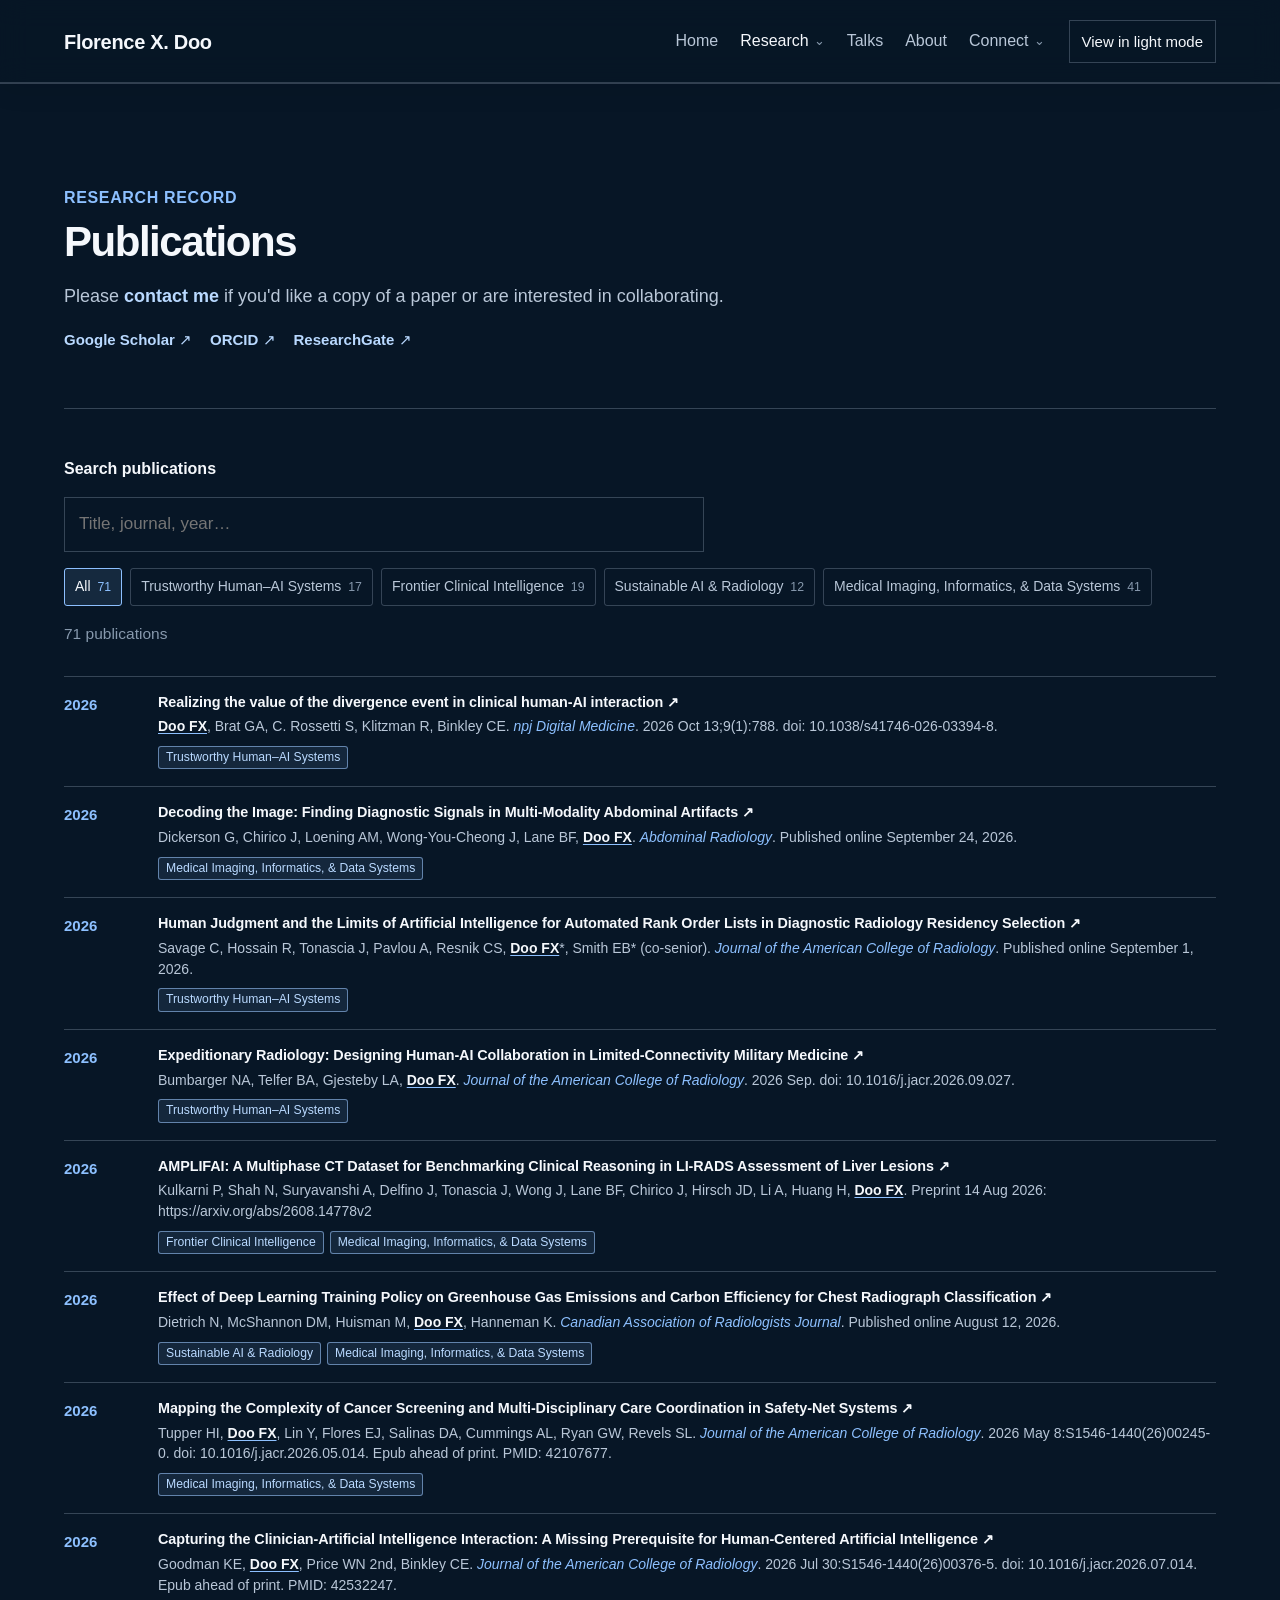
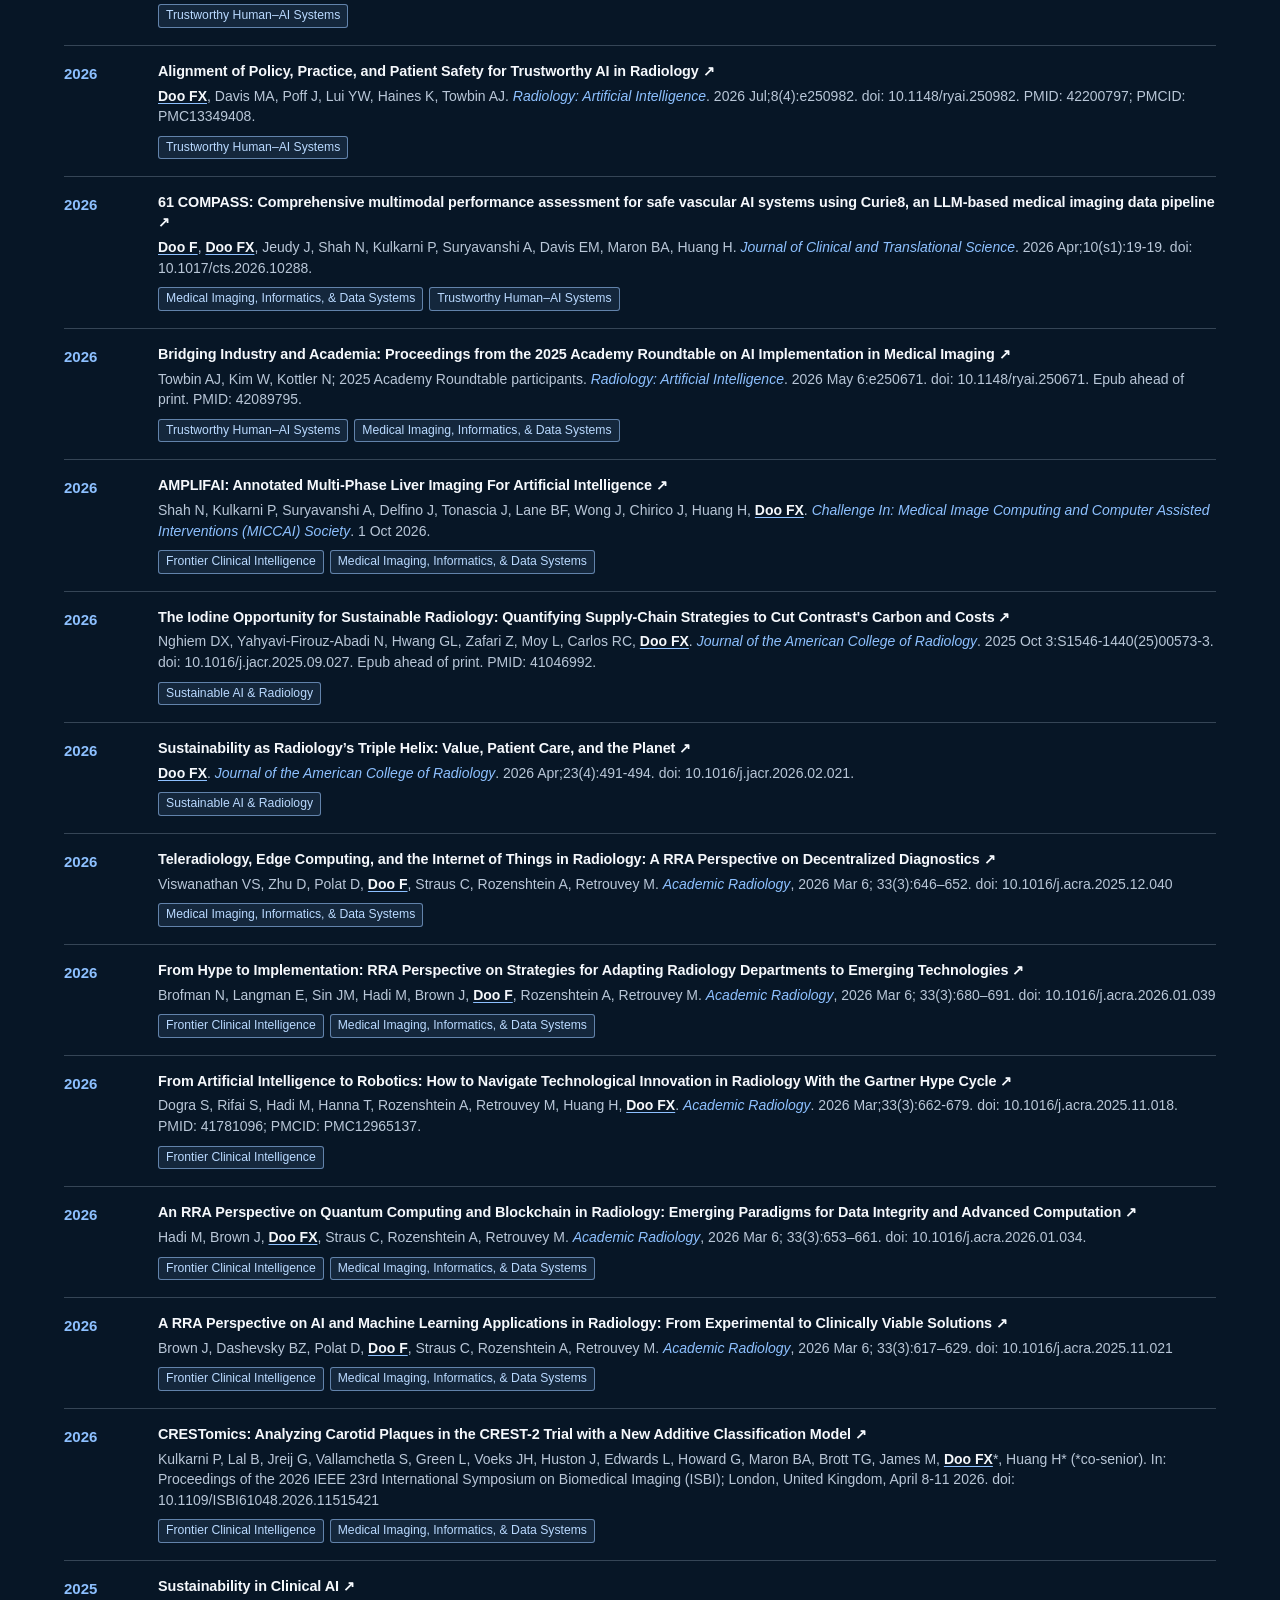
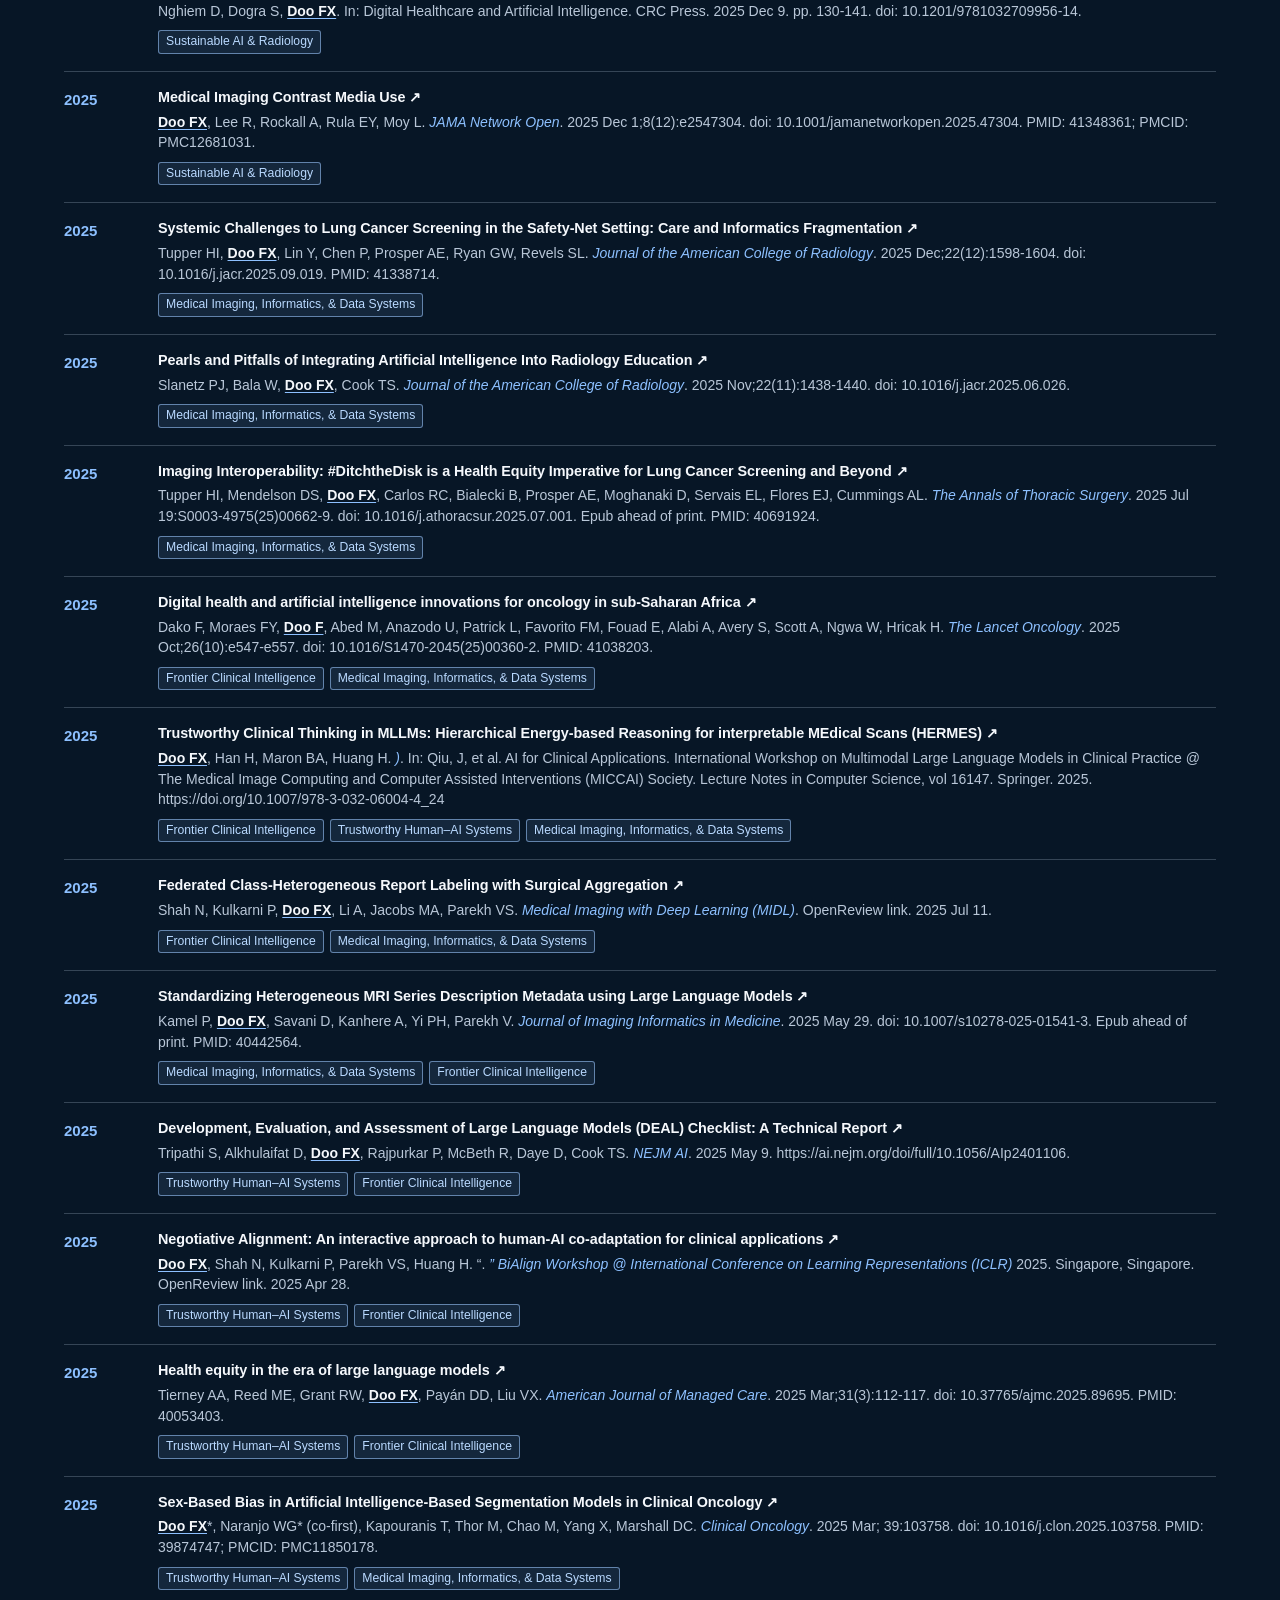
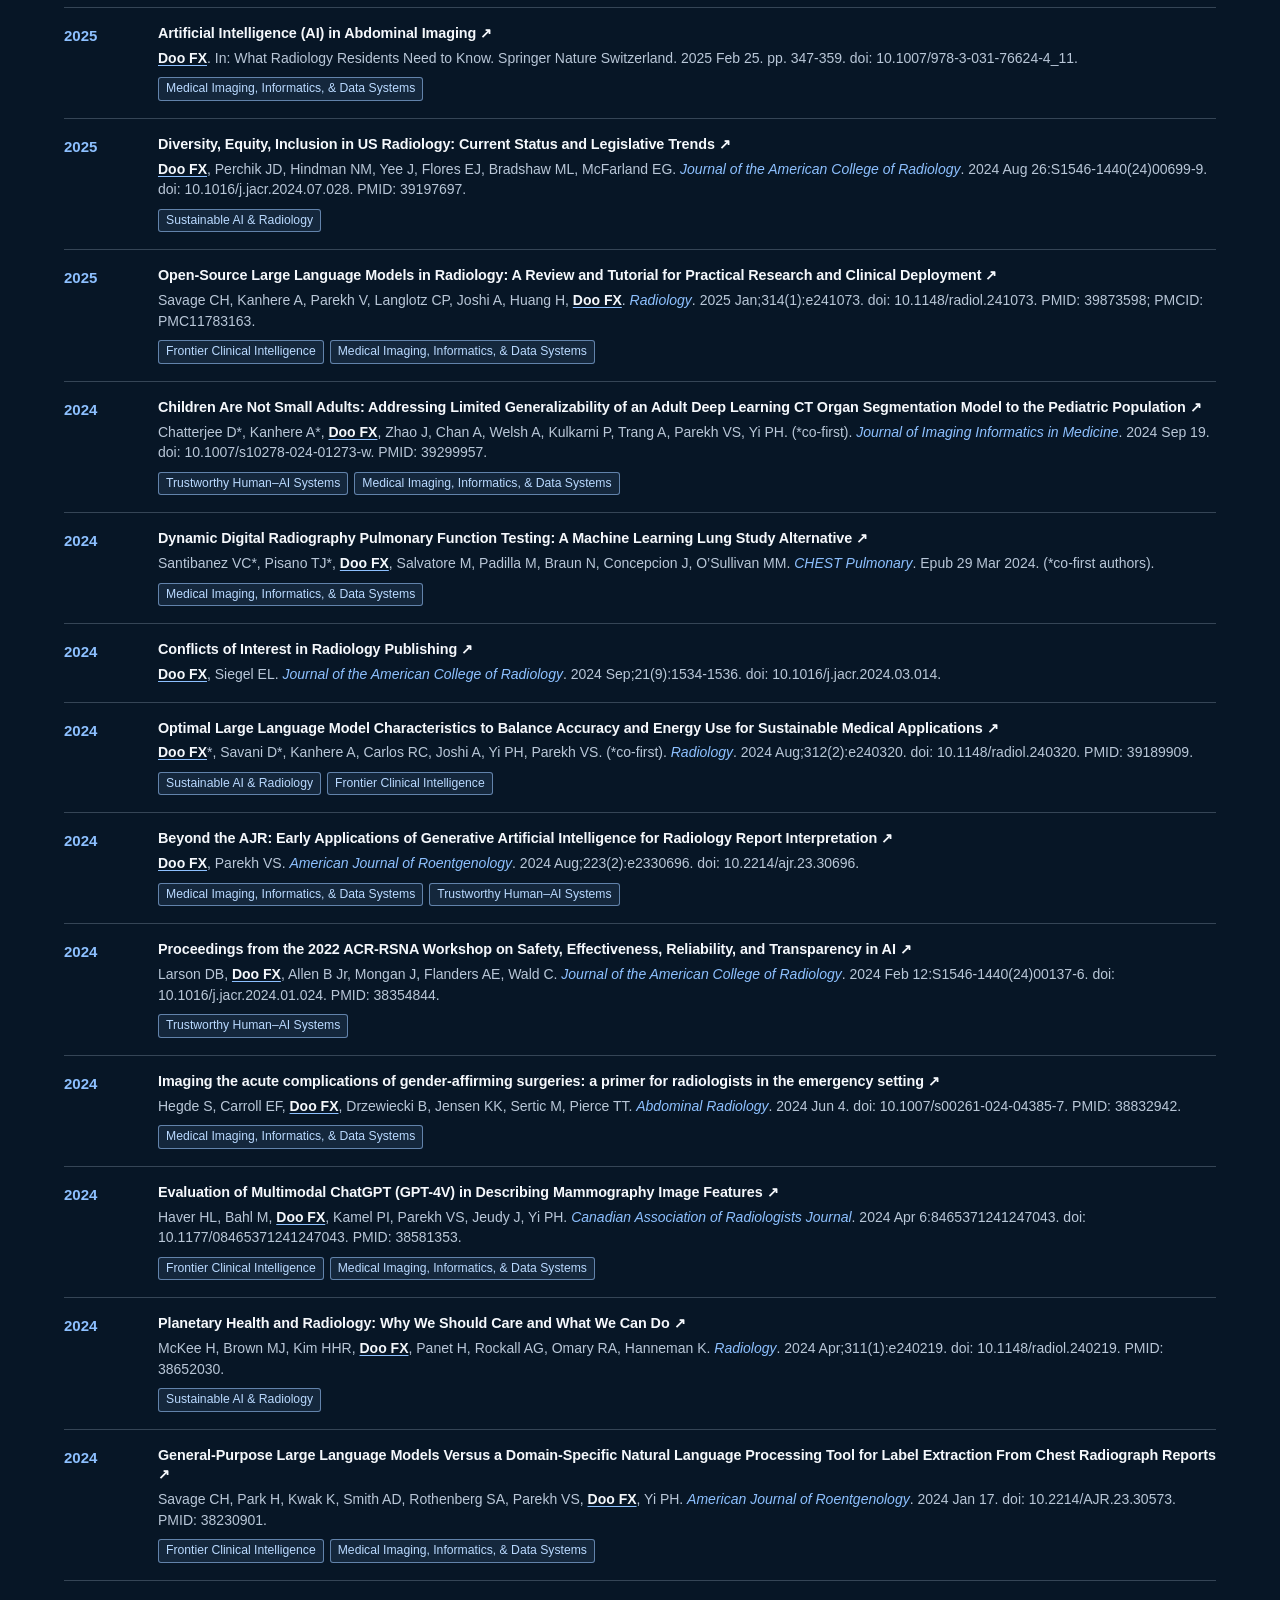
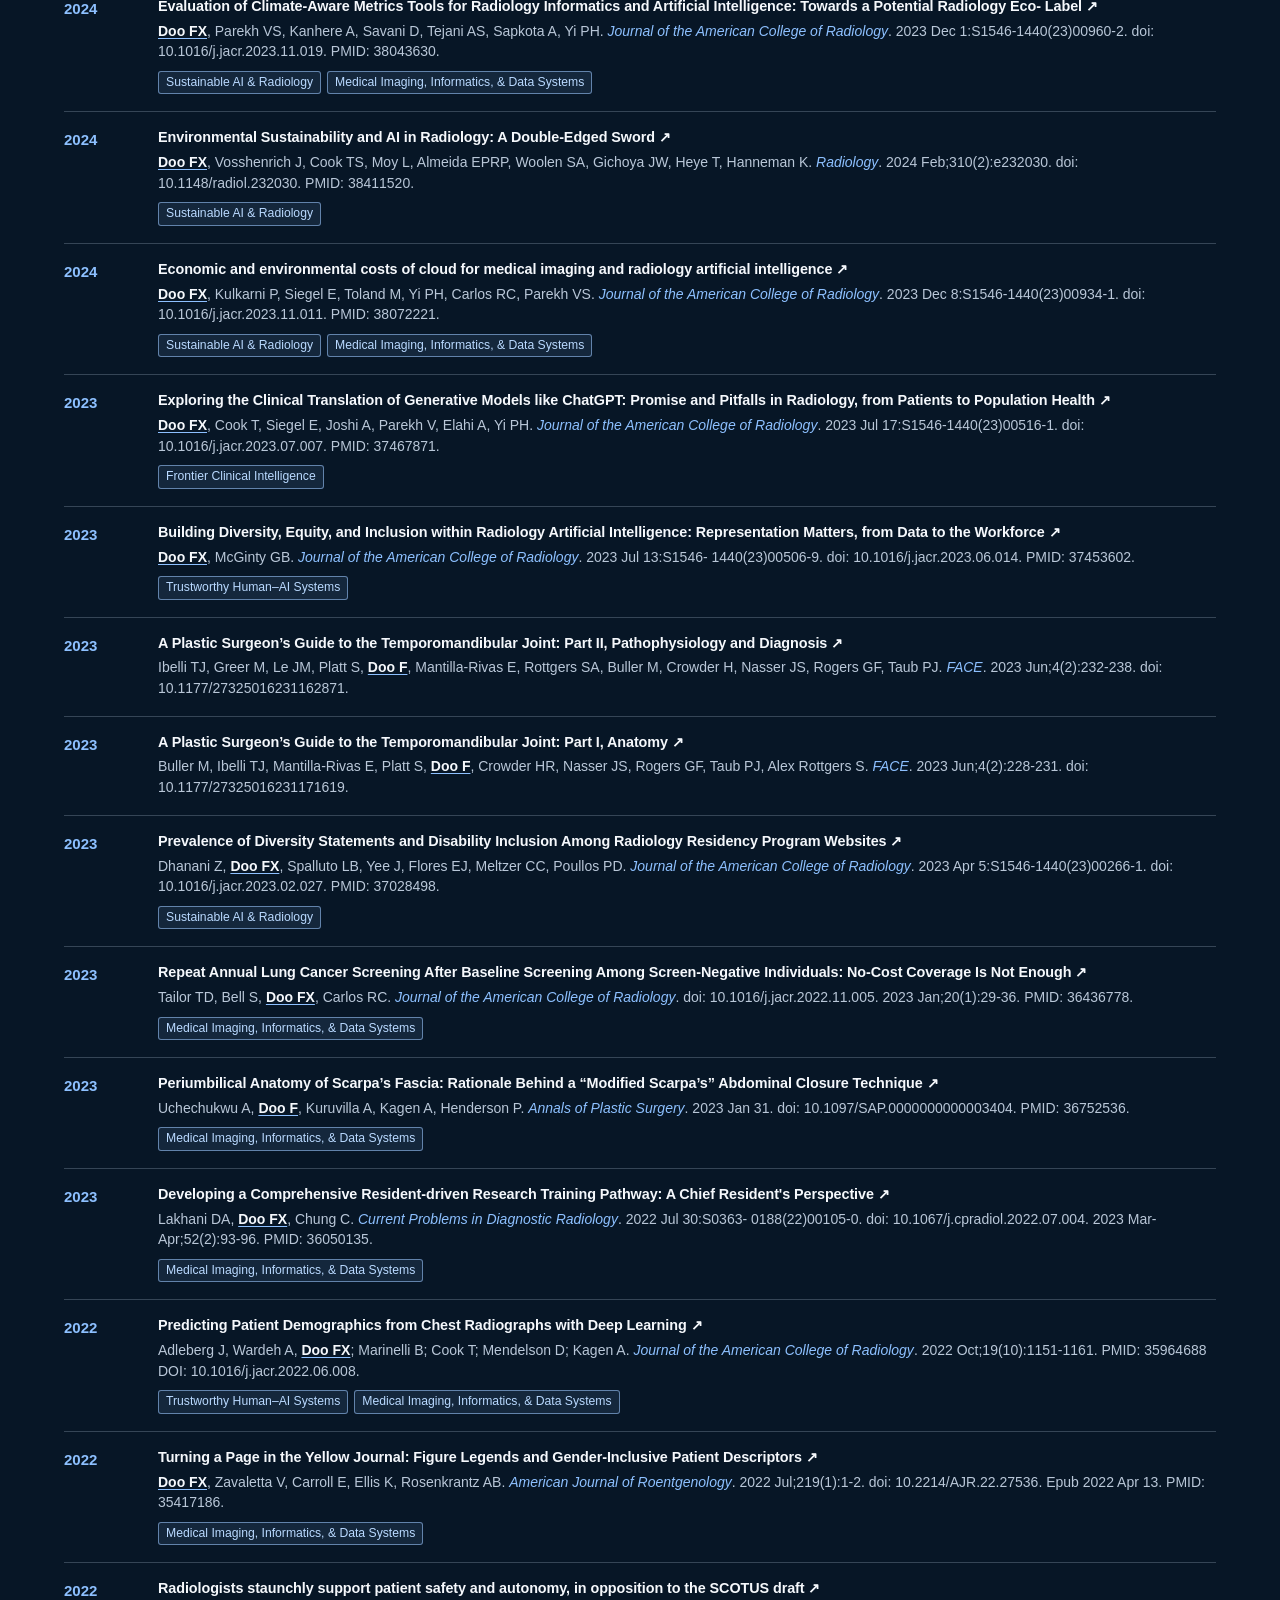
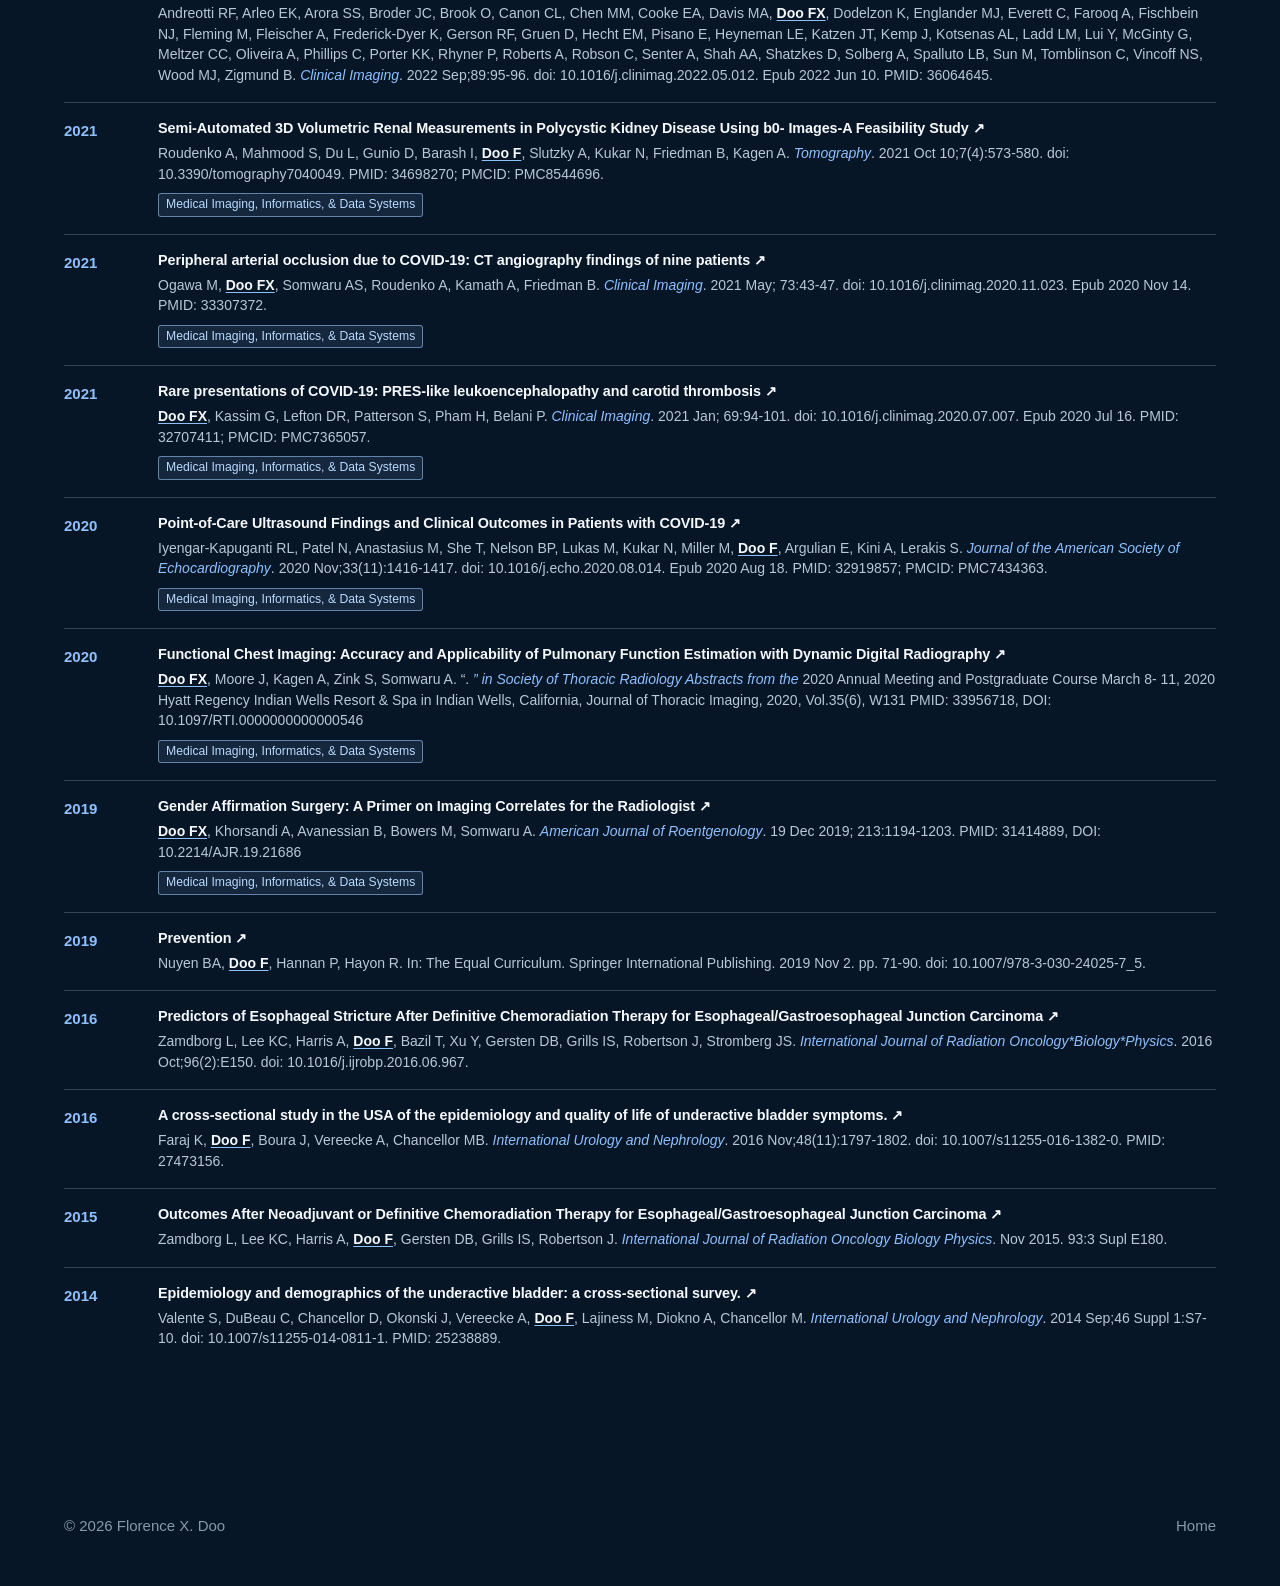
<file: publications.html>
<!doctype html>
<html lang="en" data-theme="dark">
<head>
  <meta charset="utf-8" />
  <meta name="viewport" content="width=device-width, initial-scale=1" />
  <title>Publications | Florence X. Doo, MD, MA</title>
  <meta name="description" content="Publication record for Florence X. Doo, MD, MA, organized by trustworthy human-AI systems, frontier clinical intelligence, sustainable AI and radiology, and medical imaging, informatics, and data systems." />
  <meta name="robots" content="index,follow" />
  <meta name="author" content="Florence X. Doo" />
  <link rel="canonical" href="https://flo-doo.github.io/publications.html" />
  <link rel="describedby" href="/llms.txt" />
<link rel="icon" href="assets/favicon.svg" type="image/svg+xml" />
  <meta property="og:title" content="Publications | Florence X. Doo, MD, MA" />
  <meta property="og:description" content="Publication record for Florence X. Doo, MD, MA across clinical AI, human-AI systems, sustainable radiology, medical imaging, and informatics." />
  <meta property="og:type" content="website" />
  <meta property="og:url" content="https://flo-doo.github.io/publications.html" />
  <meta property="og:site_name" content="Florence X. Doo" />
<meta property="og:image" content="https://flo-doo.github.io/assets/images/florence-doo.jpg" />
  <meta property="og:image:alt" content="Florence X. Doo, MD, MA" />
  <meta name="twitter:card" content="summary" />
  <script>
    try { if (localStorage.getItem('florence-doo-theme') === 'light') document.documentElement.dataset.theme = 'light'; } catch (_) {}
  </script>
  <link rel="stylesheet" href="assets/styles.css?v=20261019g" />
  <!-- AUTO:PUBLICATIONS-JSONLD:START -->
<script type="application/ld+json">
{
  "@context": "https://schema.org",
  "@type": "CollectionPage",
  "@id": "https://flo-doo.github.io/publications.html#page",
  "url": "https://flo-doo.github.io/publications.html",
  "isPartOf": {
    "@id": "https://flo-doo.github.io/#website"
  },
  "name": "Publications | Florence X. Doo, MD, MA",
  "description": "Publication record for Florence X. Doo, MD, MA, spanning trustworthy human-AI systems, frontier clinical intelligence, sustainable AI and radiology, and medical imaging, informatics, and data systems.",
  "about": {
    "@id": "https://flo-doo.github.io/#florence-doo"
  },
  "mainEntity": {
    "@type": "ItemList",
    "numberOfItems": 71,
    "itemListElement": [
      {
        "@type": "ListItem",
        "position": 1,
        "item": {
          "@type": "ScholarlyArticle",
          "headline": "Realizing the value of the divergence event in clinical human-AI interaction",
          "datePublished": "2026-10-13",
          "author": {
            "@id": "https://flo-doo.github.io/#florence-doo"
          },
          "url": "https://doi.org/10.1038/s41746-026-03394-8",
          "identifier": "https://doi.org/10.1038/s41746-026-03394-8"
        }
      },
      {
        "@type": "ListItem",
        "position": 2,
        "item": {
          "@type": "ScholarlyArticle",
          "headline": "Decoding the Image: Finding Diagnostic Signals in Multi-Modality Abdominal Artifacts",
          "datePublished": "2026-09-24",
          "author": {
            "@id": "https://flo-doo.github.io/#florence-doo"
          },
          "url": "https://doi.org/10.1007/s00261-026-05800-x",
          "identifier": "https://doi.org/10.1007/s00261-026-05800-x"
        }
      },
      {
        "@type": "ListItem",
        "position": 3,
        "item": {
          "@type": "ScholarlyArticle",
          "headline": "Human Judgment and the Limits of Artificial Intelligence for Automated Rank Order Lists in Diagnostic Radiology Residency Selection",
          "datePublished": "2026-09-01",
          "author": {
            "@id": "https://flo-doo.github.io/#florence-doo"
          },
          "url": "https://doi.org/10.1016/j.jacr.2026.09.006",
          "identifier": "https://doi.org/10.1016/j.jacr.2026.09.006"
        }
      },
      {
        "@type": "ListItem",
        "position": 4,
        "item": {
          "@type": "ScholarlyArticle",
          "headline": "Expeditionary Radiology: Designing Human-AI Collaboration in Limited-Connectivity Military Medicine",
          "datePublished": "2026-09-01",
          "author": {
            "@id": "https://flo-doo.github.io/#florence-doo"
          },
          "url": "https://doi.org/10.1016/j.jacr.2026.09.027",
          "identifier": "https://doi.org/10.1016/j.jacr.2026.09.027"
        }
      },
      {
        "@type": "ListItem",
        "position": 5,
        "item": {
          "@type": "ScholarlyArticle",
          "headline": "AMPLIFAI: A Multiphase CT Dataset for Benchmarking Clinical Reasoning in LI-RADS Assessment of Liver Lesions",
          "datePublished": "2026-09-01",
          "author": {
            "@id": "https://flo-doo.github.io/#florence-doo"
          },
          "url": "https://doi.org/10.48550/arxiv.2608.14778",
          "identifier": "https://doi.org/10.48550/arxiv.2608.14778"
        }
      },
      {
        "@type": "ListItem",
        "position": 6,
        "item": {
          "@type": "ScholarlyArticle",
          "headline": "Effect of Deep Learning Training Policy on Greenhouse Gas Emissions and Carbon Efficiency for Chest Radiograph Classification",
          "datePublished": "2026-08-12",
          "author": {
            "@id": "https://flo-doo.github.io/#florence-doo"
          },
          "url": "https://doi.org/10.1177/08465371261475319",
          "identifier": "https://doi.org/10.1177/08465371261475319"
        }
      },
      {
        "@type": "ListItem",
        "position": 7,
        "item": {
          "@type": "ScholarlyArticle",
          "headline": "Mapping the Complexity of Cancer Screening and Multi-Disciplinary Care Coordination in Safety-Net Systems",
          "datePublished": "2026-08-01",
          "author": {
            "@id": "https://flo-doo.github.io/#florence-doo"
          },
          "url": "https://doi.org/10.1016/j.jacr.2026.05.014",
          "identifier": "https://doi.org/10.1016/j.jacr.2026.05.014"
        }
      },
      {
        "@type": "ListItem",
        "position": 8,
        "item": {
          "@type": "ScholarlyArticle",
          "headline": "Capturing the Clinician-Artificial Intelligence Interaction: A Missing Prerequisite for Human-Centered Artificial Intelligence",
          "datePublished": "2026-07-30",
          "author": {
            "@id": "https://flo-doo.github.io/#florence-doo"
          },
          "url": "https://doi.org/10.1016/j.jacr.2026.07.014",
          "identifier": "https://doi.org/10.1016/j.jacr.2026.07.014"
        }
      },
      {
        "@type": "ListItem",
        "position": 9,
        "item": {
          "@type": "ScholarlyArticle",
          "headline": "Alignment of Policy, Practice, and Patient Safety for Trustworthy AI in Radiology",
          "datePublished": "2026-07-01",
          "author": {
            "@id": "https://flo-doo.github.io/#florence-doo"
          },
          "url": "https://doi.org/10.1148/ryai.250982",
          "identifier": "https://doi.org/10.1148/ryai.250982"
        }
      },
      {
        "@type": "ListItem",
        "position": 10,
        "item": {
          "@type": "ScholarlyArticle",
          "headline": "61 COMPASS: Comprehensive multimodal performance assessment for safe vascular AI systems using Curie8, an LLM-based medical imaging data pipeline",
          "datePublished": "2026-05-08",
          "author": {
            "@id": "https://flo-doo.github.io/#florence-doo"
          },
          "url": "https://doi.org/10.1017/cts.2026.10288",
          "identifier": "https://doi.org/10.1017/cts.2026.10288"
        }
      },
      {
        "@type": "ListItem",
        "position": 11,
        "item": {
          "@type": "ScholarlyArticle",
          "headline": "Bridging Industry and Academia: Proceedings from the 2025 Academy Roundtable on AI Implementation in Medical Imaging",
          "datePublished": "2026-05-06",
          "author": {
            "@id": "https://flo-doo.github.io/#florence-doo"
          },
          "url": "https://doi.org/10.1148/ryai.250671",
          "identifier": "https://doi.org/10.1148/ryai.250671"
        }
      },
      {
        "@type": "ListItem",
        "position": 12,
        "item": {
          "@type": "ScholarlyArticle",
          "headline": "AMPLIFAI: Annotated Multi-Phase Liver Imaging For Artificial Intelligence",
          "datePublished": "2026-04-28",
          "author": {
            "@id": "https://flo-doo.github.io/#florence-doo"
          },
          "url": "https://doi.org/10.5281/zenodo.19848293",
          "identifier": "https://doi.org/10.5281/zenodo.19848293"
        }
      },
      {
        "@type": "ListItem",
        "position": 13,
        "item": {
          "@type": "ScholarlyArticle",
          "headline": "The Iodine Opportunity for Sustainable Radiology: Quantifying Supply-Chain Strategies to Cut Contrast's Carbon and Costs",
          "datePublished": "2026-04-01",
          "author": {
            "@id": "https://flo-doo.github.io/#florence-doo"
          },
          "url": "https://doi.org/10.1016/j.jacr.2025.09.027",
          "identifier": "https://doi.org/10.1016/j.jacr.2025.09.027"
        }
      },
      {
        "@type": "ListItem",
        "position": 14,
        "item": {
          "@type": "ScholarlyArticle",
          "headline": "Sustainability as Radiology’s Triple Helix: Value, Patient Care, and the Planet",
          "datePublished": "2026-04-01",
          "author": {
            "@id": "https://flo-doo.github.io/#florence-doo"
          },
          "url": "https://doi.org/10.1016/j.jacr.2026.02.021",
          "identifier": "https://doi.org/10.1016/j.jacr.2026.02.021"
        }
      },
      {
        "@type": "ListItem",
        "position": 15,
        "item": {
          "@type": "ScholarlyArticle",
          "headline": "Teleradiology, Edge Computing, and the Internet of Things in Radiology: A RRA Perspective on Decentralized Diagnostics",
          "datePublished": "2026-03-01",
          "author": {
            "@id": "https://flo-doo.github.io/#florence-doo"
          },
          "url": "https://doi.org/10.1016/j.acra.2025.12.040",
          "identifier": "https://doi.org/10.1016/j.acra.2025.12.040"
        }
      },
      {
        "@type": "ListItem",
        "position": 16,
        "item": {
          "@type": "ScholarlyArticle",
          "headline": "From Hype to Implementation: RRA Perspective on Strategies for Adapting Radiology Departments to Emerging Technologies",
          "datePublished": "2026-03-01",
          "author": {
            "@id": "https://flo-doo.github.io/#florence-doo"
          },
          "url": "https://doi.org/10.1016/j.acra.2026.01.039",
          "identifier": "https://doi.org/10.1016/j.acra.2026.01.039"
        }
      },
      {
        "@type": "ListItem",
        "position": 17,
        "item": {
          "@type": "ScholarlyArticle",
          "headline": "From Artificial Intelligence to Robotics: How to Navigate Technological Innovation in Radiology With the Gartner Hype Cycle",
          "datePublished": "2026-03-01",
          "author": {
            "@id": "https://flo-doo.github.io/#florence-doo"
          },
          "url": "https://doi.org/10.1016/j.acra.2025.11.018",
          "identifier": "https://doi.org/10.1016/j.acra.2025.11.018"
        }
      },
      {
        "@type": "ListItem",
        "position": 18,
        "item": {
          "@type": "ScholarlyArticle",
          "headline": "An RRA Perspective on Quantum Computing and Blockchain in Radiology: Emerging Paradigms for Data Integrity and Advanced Computation",
          "datePublished": "2026-03-01",
          "author": {
            "@id": "https://flo-doo.github.io/#florence-doo"
          },
          "url": "https://doi.org/10.1016/j.acra.2026.01.034",
          "identifier": "https://doi.org/10.1016/j.acra.2026.01.034"
        }
      },
      {
        "@type": "ListItem",
        "position": 19,
        "item": {
          "@type": "ScholarlyArticle",
          "headline": "A RRA Perspective on AI and Machine Learning Applications in Radiology: From Experimental to Clinically Viable Solutions",
          "datePublished": "2026-03-01",
          "author": {
            "@id": "https://flo-doo.github.io/#florence-doo"
          },
          "url": "https://doi.org/10.1016/j.acra.2025.11.021",
          "identifier": "https://doi.org/10.1016/j.acra.2025.11.021"
        }
      },
      {
        "@type": "ListItem",
        "position": 20,
        "item": {
          "@type": "ScholarlyArticle",
          "headline": "CRESTomics: Analyzing Carotid Plaques in the CREST-2 Trial with a New Additive Classification Model",
          "datePublished": "2026-01-01",
          "author": {
            "@id": "https://flo-doo.github.io/#florence-doo"
          },
          "url": "https://doi.org/10.1109/isbi61048.2026.11515421",
          "identifier": "https://doi.org/10.1109/isbi61048.2026.11515421"
        }
      },
      {
        "@type": "ListItem",
        "position": 21,
        "item": {
          "@type": "ScholarlyArticle",
          "headline": "Sustainability in Clinical AI",
          "datePublished": "2025-12-09",
          "author": {
            "@id": "https://flo-doo.github.io/#florence-doo"
          },
          "url": "https://doi.org/10.1201/9781032709956-14",
          "identifier": "https://doi.org/10.1201/9781032709956-14"
        }
      },
      {
        "@type": "ListItem",
        "position": 22,
        "item": {
          "@type": "ScholarlyArticle",
          "headline": "Medical Imaging Contrast Media Use",
          "datePublished": "2025-12-05",
          "author": {
            "@id": "https://flo-doo.github.io/#florence-doo"
          },
          "url": "https://doi.org/10.1001/jamanetworkopen.2025.47304",
          "identifier": "https://doi.org/10.1001/jamanetworkopen.2025.47304"
        }
      },
      {
        "@type": "ListItem",
        "position": 23,
        "item": {
          "@type": "ScholarlyArticle",
          "headline": "Systemic Challenges to Lung Cancer Screening in the Safety-Net Setting: Care and Informatics Fragmentation",
          "datePublished": "2025-12-01",
          "author": {
            "@id": "https://flo-doo.github.io/#florence-doo"
          },
          "url": "https://doi.org/10.1016/j.jacr.2025.09.019",
          "identifier": "https://doi.org/10.1016/j.jacr.2025.09.019"
        }
      },
      {
        "@type": "ListItem",
        "position": 24,
        "item": {
          "@type": "ScholarlyArticle",
          "headline": "Pearls and Pitfalls of Integrating Artificial Intelligence Into Radiology Education",
          "datePublished": "2025-11-01",
          "author": {
            "@id": "https://flo-doo.github.io/#florence-doo"
          },
          "url": "https://doi.org/10.1016/j.jacr.2025.06.026",
          "identifier": "https://doi.org/10.1016/j.jacr.2025.06.026"
        }
      },
      {
        "@type": "ListItem",
        "position": 25,
        "item": {
          "@type": "ScholarlyArticle",
          "headline": "Imaging Interoperability: #DitchtheDisk is a Health Equity Imperative for Lung Cancer Screening and Beyond",
          "datePublished": "2025-11-01",
          "author": {
            "@id": "https://flo-doo.github.io/#florence-doo"
          },
          "url": "https://doi.org/10.1016/j.athoracsur.2025.07.001",
          "identifier": "https://doi.org/10.1016/j.athoracsur.2025.07.001"
        }
      },
      {
        "@type": "ListItem",
        "position": 26,
        "item": {
          "@type": "ScholarlyArticle",
          "headline": "Digital health and artificial intelligence innovations for oncology in sub-Saharan Africa",
          "datePublished": "2025-10-01",
          "author": {
            "@id": "https://flo-doo.github.io/#florence-doo"
          },
          "url": "https://doi.org/10.1016/s1470-2045(25)00360-2",
          "identifier": "https://doi.org/10.1016/s1470-2045(25)00360-2"
        }
      },
      {
        "@type": "ListItem",
        "position": 27,
        "item": {
          "@type": "ScholarlyArticle",
          "headline": "Trustworthy Clinical Thinking in MLLMs: Hierarchical Energy-based Reasoning for interpretable MEdical Scans (HERMES)",
          "datePublished": "2025-09-22",
          "author": {
            "@id": "https://flo-doo.github.io/#florence-doo"
          },
          "url": "https://doi.org/10.1007/978-3-032-06004-4_24",
          "identifier": "https://doi.org/10.1007/978-3-032-06004-4_24"
        }
      },
      {
        "@type": "ListItem",
        "position": 28,
        "item": {
          "@type": "ScholarlyArticle",
          "headline": "Federated Class-Heterogeneous Report Labeling with Surgical Aggregation",
          "datePublished": "2025-07-11",
          "author": {
            "@id": "https://flo-doo.github.io/#florence-doo"
          },
          "url": "https://proceedings.mlr.press/v301/shah26a.html"
        }
      },
      {
        "@type": "ListItem",
        "position": 29,
        "item": {
          "@type": "ScholarlyArticle",
          "headline": "Standardizing Heterogeneous MRI Series Description Metadata using Large Language Models",
          "datePublished": "2025-05-29",
          "author": {
            "@id": "https://flo-doo.github.io/#florence-doo"
          },
          "url": "https://doi.org/10.1007/s10278-025-01541-3",
          "identifier": "https://doi.org/10.1007/s10278-025-01541-3"
        }
      },
      {
        "@type": "ListItem",
        "position": 30,
        "item": {
          "@type": "ScholarlyArticle",
          "headline": "Development, Evaluation, and Assessment of Large Language Models (DEAL) Checklist: A Technical Report",
          "datePublished": "2025-05-22",
          "author": {
            "@id": "https://flo-doo.github.io/#florence-doo"
          },
          "url": "https://doi.org/10.1056/aip2401106",
          "identifier": "https://doi.org/10.1056/aip2401106"
        }
      },
      {
        "@type": "ListItem",
        "position": 31,
        "item": {
          "@type": "ScholarlyArticle",
          "headline": "Negotiative Alignment: An interactive approach to human-AI co-adaptation for clinical applications",
          "datePublished": "2025-03-06",
          "author": {
            "@id": "https://flo-doo.github.io/#florence-doo"
          },
          "url": "https://openreview.net/forum?id=BfYx29Lqeu"
        }
      },
      {
        "@type": "ListItem",
        "position": 32,
        "item": {
          "@type": "ScholarlyArticle",
          "headline": "Health equity in the era of large language models",
          "datePublished": "2025-03-05",
          "author": {
            "@id": "https://flo-doo.github.io/#florence-doo"
          },
          "url": "https://doi.org/10.37765/ajmc.2025.89695",
          "identifier": "https://doi.org/10.37765/ajmc.2025.89695"
        }
      },
      {
        "@type": "ListItem",
        "position": 33,
        "item": {
          "@type": "ScholarlyArticle",
          "headline": "Sex-Based Bias in Artificial Intelligence-Based Segmentation Models in Clinical Oncology",
          "datePublished": "2025-03-01",
          "author": {
            "@id": "https://flo-doo.github.io/#florence-doo"
          },
          "url": "https://doi.org/10.1016/j.clon.2025.103758",
          "identifier": "https://doi.org/10.1016/j.clon.2025.103758"
        }
      },
      {
        "@type": "ListItem",
        "position": 34,
        "item": {
          "@type": "ScholarlyArticle",
          "headline": "Artificial Intelligence (AI) in Abdominal Imaging",
          "datePublished": "2025-02-25",
          "author": {
            "@id": "https://flo-doo.github.io/#florence-doo"
          },
          "url": "https://doi.org/10.1007/978-3-031-76624-4_11",
          "identifier": "https://doi.org/10.1007/978-3-031-76624-4_11"
        }
      },
      {
        "@type": "ListItem",
        "position": 35,
        "item": {
          "@type": "ScholarlyArticle",
          "headline": "Diversity, Equity, Inclusion in US Radiology: Current Status and Legislative Trends",
          "datePublished": "2025-02-01",
          "author": {
            "@id": "https://flo-doo.github.io/#florence-doo"
          },
          "url": "https://doi.org/10.1016/j.jacr.2024.07.028",
          "identifier": "https://doi.org/10.1016/j.jacr.2024.07.028"
        }
      },
      {
        "@type": "ListItem",
        "position": 36,
        "item": {
          "@type": "ScholarlyArticle",
          "headline": "Open-Source Large Language Models in Radiology: A Review and Tutorial for Practical Research and Clinical Deployment",
          "datePublished": "2025-01-01",
          "author": {
            "@id": "https://flo-doo.github.io/#florence-doo"
          },
          "url": "https://doi.org/10.1148/radiol.241073",
          "identifier": "https://doi.org/10.1148/radiol.241073"
        }
      },
      {
        "@type": "ListItem",
        "position": 37,
        "item": {
          "@type": "ScholarlyArticle",
          "headline": "Children Are Not Small Adults: Addressing Limited Generalizability of an Adult Deep Learning CT Organ Segmentation Model to the Pediatric Population",
          "datePublished": "2024-09-19",
          "author": {
            "@id": "https://flo-doo.github.io/#florence-doo"
          },
          "url": "https://doi.org/10.1007/s10278-024-01273-w",
          "identifier": "https://doi.org/10.1007/s10278-024-01273-w"
        }
      },
      {
        "@type": "ListItem",
        "position": 38,
        "item": {
          "@type": "ScholarlyArticle",
          "headline": "Dynamic Digital Radiography Pulmonary Function Testing: A Machine Learning Lung Study Alternative",
          "datePublished": "2024-09-01",
          "author": {
            "@id": "https://flo-doo.github.io/#florence-doo"
          },
          "url": "https://doi.org/10.1016/j.chpulm.2024.100052",
          "identifier": "https://doi.org/10.1016/j.chpulm.2024.100052"
        }
      },
      {
        "@type": "ListItem",
        "position": 39,
        "item": {
          "@type": "ScholarlyArticle",
          "headline": "Conflicts of Interest in Radiology Publishing",
          "datePublished": "2024-09-01",
          "author": {
            "@id": "https://flo-doo.github.io/#florence-doo"
          },
          "url": "https://doi.org/10.1016/j.jacr.2024.03.014",
          "identifier": "https://doi.org/10.1016/j.jacr.2024.03.014"
        }
      },
      {
        "@type": "ListItem",
        "position": 40,
        "item": {
          "@type": "ScholarlyArticle",
          "headline": "Optimal Large Language Model Characteristics to Balance Accuracy and Energy Use for Sustainable Medical Applications",
          "datePublished": "2024-08-01",
          "author": {
            "@id": "https://flo-doo.github.io/#florence-doo"
          },
          "url": "https://doi.org/10.1148/radiol.240320",
          "identifier": "https://doi.org/10.1148/radiol.240320"
        }
      },
      {
        "@type": "ListItem",
        "position": 41,
        "item": {
          "@type": "ScholarlyArticle",
          "headline": "Beyond the AJR: Early Applications of Generative Artificial Intelligence for Radiology Report Interpretation",
          "datePublished": "2024-08-01",
          "author": {
            "@id": "https://flo-doo.github.io/#florence-doo"
          },
          "url": "https://doi.org/10.2214/ajr.23.30696",
          "identifier": "https://doi.org/10.2214/ajr.23.30696"
        }
      },
      {
        "@type": "ListItem",
        "position": 42,
        "item": {
          "@type": "ScholarlyArticle",
          "headline": "Proceedings from the 2022 ACR-RSNA Workshop on Safety, Effectiveness, Reliability, and Transparency in AI",
          "datePublished": "2024-07-01",
          "author": {
            "@id": "https://flo-doo.github.io/#florence-doo"
          },
          "url": "https://doi.org/10.1016/j.jacr.2024.01.024",
          "identifier": "https://doi.org/10.1016/j.jacr.2024.01.024"
        }
      },
      {
        "@type": "ListItem",
        "position": 43,
        "item": {
          "@type": "ScholarlyArticle",
          "headline": "Imaging the acute complications of gender-affirming surgeries: a primer for radiologists in the emergency setting",
          "datePublished": "2024-06-04",
          "author": {
            "@id": "https://flo-doo.github.io/#florence-doo"
          },
          "url": "https://doi.org/10.1007/s00261-024-04385-7",
          "identifier": "https://doi.org/10.1007/s00261-024-04385-7"
        }
      },
      {
        "@type": "ListItem",
        "position": 44,
        "item": {
          "@type": "ScholarlyArticle",
          "headline": "Evaluation of Multimodal ChatGPT (GPT-4V) in Describing Mammography Image Features",
          "datePublished": "2024-04-06",
          "author": {
            "@id": "https://flo-doo.github.io/#florence-doo"
          },
          "url": "https://doi.org/10.1177/08465371241247043",
          "identifier": "https://doi.org/10.1177/08465371241247043"
        }
      },
      {
        "@type": "ListItem",
        "position": 45,
        "item": {
          "@type": "ScholarlyArticle",
          "headline": "Planetary Health and Radiology: Why We Should Care and What We Can Do",
          "datePublished": "2024-04-01",
          "author": {
            "@id": "https://flo-doo.github.io/#florence-doo"
          },
          "url": "https://doi.org/10.1148/radiol.240219",
          "identifier": "https://doi.org/10.1148/radiol.240219"
        }
      },
      {
        "@type": "ListItem",
        "position": 46,
        "item": {
          "@type": "ScholarlyArticle",
          "headline": "General-Purpose Large Language Models Versus a Domain-Specific Natural Language Processing Tool for Label Extraction From Chest Radiograph Reports",
          "datePublished": "2024-04-01",
          "author": {
            "@id": "https://flo-doo.github.io/#florence-doo"
          },
          "url": "https://doi.org/10.2214/ajr.23.30573",
          "identifier": "https://doi.org/10.2214/ajr.23.30573"
        }
      },
      {
        "@type": "ListItem",
        "position": 47,
        "item": {
          "@type": "ScholarlyArticle",
          "headline": "Evaluation of Climate-Aware Metrics Tools for Radiology Informatics and Artificial Intelligence: Towards a Potential Radiology Eco- Label",
          "datePublished": "2024-02-01",
          "author": {
            "@id": "https://flo-doo.github.io/#florence-doo"
          },
          "url": "https://doi.org/10.1016/j.jacr.2023.11.019",
          "identifier": "https://doi.org/10.1016/j.jacr.2023.11.019"
        }
      },
      {
        "@type": "ListItem",
        "position": 48,
        "item": {
          "@type": "ScholarlyArticle",
          "headline": "Environmental Sustainability and AI in Radiology: A Double-Edged Sword",
          "datePublished": "2024-02-01",
          "author": {
            "@id": "https://flo-doo.github.io/#florence-doo"
          },
          "url": "https://doi.org/10.1148/radiol.232030",
          "identifier": "https://doi.org/10.1148/radiol.232030"
        }
      },
      {
        "@type": "ListItem",
        "position": 49,
        "item": {
          "@type": "ScholarlyArticle",
          "headline": "Economic and environmental costs of cloud for medical imaging and radiology artificial intelligence",
          "datePublished": "2024-02-01",
          "author": {
            "@id": "https://flo-doo.github.io/#florence-doo"
          },
          "url": "https://doi.org/10.1016/j.jacr.2023.11.011",
          "identifier": "https://doi.org/10.1016/j.jacr.2023.11.011"
        }
      },
      {
        "@type": "ListItem",
        "position": 50,
        "item": {
          "@type": "ScholarlyArticle",
          "headline": "Exploring the Clinical Translation of Generative Models like ChatGPT: Promise and Pitfalls in Radiology, from Patients to Population Health",
          "datePublished": "2023-09-01",
          "author": {
            "@id": "https://flo-doo.github.io/#florence-doo"
          },
          "url": "https://doi.org/10.1016/j.jacr.2023.07.007",
          "identifier": "https://doi.org/10.1016/j.jacr.2023.07.007"
        }
      },
      {
        "@type": "ListItem",
        "position": 51,
        "item": {
          "@type": "ScholarlyArticle",
          "headline": "Building Diversity, Equity, and Inclusion within Radiology Artificial Intelligence: Representation Matters, from Data to the Workforce",
          "datePublished": "2023-09-01",
          "author": {
            "@id": "https://flo-doo.github.io/#florence-doo"
          },
          "url": "https://doi.org/10.1016/j.jacr.2023.06.014",
          "identifier": "https://doi.org/10.1016/j.jacr.2023.06.014"
        }
      },
      {
        "@type": "ListItem",
        "position": 52,
        "item": {
          "@type": "ScholarlyArticle",
          "headline": "A Plastic Surgeon’s Guide to the Temporomandibular Joint: Part II, Pathophysiology and Diagnosis",
          "datePublished": "2023-04-21",
          "author": {
            "@id": "https://flo-doo.github.io/#florence-doo"
          },
          "url": "https://doi.org/10.1177/27325016231162871",
          "identifier": "https://doi.org/10.1177/27325016231162871"
        }
      },
      {
        "@type": "ListItem",
        "position": 53,
        "item": {
          "@type": "ScholarlyArticle",
          "headline": "A Plastic Surgeon’s Guide to the Temporomandibular Joint: Part I, Anatomy",
          "datePublished": "2023-04-21",
          "author": {
            "@id": "https://flo-doo.github.io/#florence-doo"
          },
          "url": "https://doi.org/10.1177/27325016231171619",
          "identifier": "https://doi.org/10.1177/27325016231171619"
        }
      },
      {
        "@type": "ListItem",
        "position": 54,
        "item": {
          "@type": "ScholarlyArticle",
          "headline": "Prevalence of Diversity Statements and Disability Inclusion Among Radiology Residency Program Websites",
          "datePublished": "2023-04-05",
          "author": {
            "@id": "https://flo-doo.github.io/#florence-doo"
          },
          "url": "https://doi.org/10.1016/j.jacr.2023.02.027",
          "identifier": "https://doi.org/10.1016/j.jacr.2023.02.027"
        }
      },
      {
        "@type": "ListItem",
        "position": 55,
        "item": {
          "@type": "ScholarlyArticle",
          "headline": "Repeat Annual Lung Cancer Screening After Baseline Screening Among Screen-Negative Individuals: No-Cost Coverage Is Not Enough",
          "datePublished": "2023-01-01",
          "author": {
            "@id": "https://flo-doo.github.io/#florence-doo"
          },
          "url": "https://doi.org/10.1016/j.jacr.2022.11.005",
          "identifier": "https://doi.org/10.1016/j.jacr.2022.11.005"
        }
      },
      {
        "@type": "ListItem",
        "position": 56,
        "item": {
          "@type": "ScholarlyArticle",
          "headline": "Periumbilical Anatomy of Scarpa’s Fascia: Rationale Behind a “Modified Scarpa’s” Abdominal Closure Technique",
          "datePublished": "2023-01-01",
          "author": {
            "@id": "https://flo-doo.github.io/#florence-doo"
          },
          "url": "https://doi.org/10.1097/sap.0000000000003404",
          "identifier": "https://doi.org/10.1097/sap.0000000000003404"
        }
      },
      {
        "@type": "ListItem",
        "position": 57,
        "item": {
          "@type": "ScholarlyArticle",
          "headline": "Developing a Comprehensive Resident-driven Research Training Pathway: A Chief Resident's Perspective",
          "datePublished": "2023-01-01",
          "author": {
            "@id": "https://flo-doo.github.io/#florence-doo"
          },
          "url": "https://doi.org/10.1067/j.cpradiol.2022.07.004",
          "identifier": "https://doi.org/10.1067/j.cpradiol.2022.07.004"
        }
      },
      {
        "@type": "ListItem",
        "position": 58,
        "item": {
          "@type": "ScholarlyArticle",
          "headline": "Predicting Patient Demographics from Chest Radiographs with Deep Learning",
          "datePublished": "2022-08-11",
          "author": {
            "@id": "https://flo-doo.github.io/#florence-doo"
          },
          "url": "https://doi.org/10.1016/j.jacr.2022.06.008",
          "identifier": "https://doi.org/10.1016/j.jacr.2022.06.008"
        }
      },
      {
        "@type": "ListItem",
        "position": 59,
        "item": {
          "@type": "ScholarlyArticle",
          "headline": "Turning a Page in the Yellow Journal: Figure Legends and Gender-Inclusive Patient Descriptors",
          "datePublished": "2022-07-01",
          "author": {
            "@id": "https://flo-doo.github.io/#florence-doo"
          },
          "url": "https://doi.org/10.2214/ajr.22.27536",
          "identifier": "https://doi.org/10.2214/ajr.22.27536"
        }
      },
      {
        "@type": "ListItem",
        "position": 60,
        "item": {
          "@type": "ScholarlyArticle",
          "headline": "Radiologists staunchly support patient safety and autonomy, in opposition to the SCOTUS draft",
          "datePublished": "2022-06-10",
          "author": {
            "@id": "https://flo-doo.github.io/#florence-doo"
          },
          "url": "https://doi.org/10.1016/j.clinimag.2022.05.012",
          "identifier": "https://doi.org/10.1016/j.clinimag.2022.05.012"
        }
      },
      {
        "@type": "ListItem",
        "position": 61,
        "item": {
          "@type": "ScholarlyArticle",
          "headline": "Semi-Automated 3D Volumetric Renal Measurements in Polycystic Kidney Disease Using b0- Images-A Feasibility Study",
          "datePublished": "2021-12-01",
          "author": {
            "@id": "https://flo-doo.github.io/#florence-doo"
          },
          "url": "https://doi.org/10.3390/tomography7040049",
          "identifier": "https://doi.org/10.3390/tomography7040049"
        }
      },
      {
        "@type": "ListItem",
        "position": 62,
        "item": {
          "@type": "ScholarlyArticle",
          "headline": "Peripheral arterial occlusion due to COVID-19: CT angiography findings of nine patients",
          "datePublished": "2021-05-01",
          "author": {
            "@id": "https://flo-doo.github.io/#florence-doo"
          },
          "url": "https://doi.org/10.1016/j.clinimag.2020.11.023",
          "identifier": "https://doi.org/10.1016/j.clinimag.2020.11.023"
        }
      },
      {
        "@type": "ListItem",
        "position": 63,
        "item": {
          "@type": "ScholarlyArticle",
          "headline": "Rare presentations of COVID-19: PRES-like leukoencephalopathy and carotid thrombosis",
          "datePublished": "2021-01-01",
          "author": {
            "@id": "https://flo-doo.github.io/#florence-doo"
          },
          "url": "https://doi.org/10.1016/j.clinimag.2020.07.007",
          "identifier": "https://doi.org/10.1016/j.clinimag.2020.07.007"
        }
      },
      {
        "@type": "ListItem",
        "position": 64,
        "item": {
          "@type": "ScholarlyArticle",
          "headline": "Point-of-Care Ultrasound Findings and Clinical Outcomes in Patients with COVID-19",
          "datePublished": "2020-11-01",
          "author": {
            "@id": "https://flo-doo.github.io/#florence-doo"
          },
          "url": "https://doi.org/10.1016/j.echo.2020.08.014",
          "identifier": "https://doi.org/10.1016/j.echo.2020.08.014"
        }
      },
      {
        "@type": "ListItem",
        "position": 65,
        "item": {
          "@type": "ScholarlyArticle",
          "headline": "Functional Chest Imaging: Accuracy and Applicability of Pulmonary Function Estimation with Dynamic Digital Radiography",
          "datePublished": "2020-10-22",
          "author": {
            "@id": "https://flo-doo.github.io/#florence-doo"
          },
          "url": "https://doi.org/10.1097/rti.0000000000000546",
          "identifier": "https://doi.org/10.1097/rti.0000000000000546"
        }
      },
      {
        "@type": "ListItem",
        "position": 66,
        "item": {
          "@type": "ScholarlyArticle",
          "headline": "Gender Affirmation Surgery: A Primer on Imaging Correlates for the Radiologist",
          "datePublished": "2019-12-01",
          "author": {
            "@id": "https://flo-doo.github.io/#florence-doo"
          },
          "url": "https://doi.org/10.2214/ajr.19.21686",
          "identifier": "https://doi.org/10.2214/ajr.19.21686"
        }
      },
      {
        "@type": "ListItem",
        "position": 67,
        "item": {
          "@type": "ScholarlyArticle",
          "headline": "Prevention",
          "datePublished": "2019-11-02",
          "author": {
            "@id": "https://flo-doo.github.io/#florence-doo"
          },
          "url": "https://doi.org/10.1007/978-3-030-24025-7_5",
          "identifier": "https://doi.org/10.1007/978-3-030-24025-7_5"
        }
      },
      {
        "@type": "ListItem",
        "position": 68,
        "item": {
          "@type": "ScholarlyArticle",
          "headline": "Predictors of Esophageal Stricture After Definitive Chemoradiation Therapy for Esophageal/Gastroesophageal Junction Carcinoma",
          "datePublished": "2016-10-01",
          "author": {
            "@id": "https://flo-doo.github.io/#florence-doo"
          },
          "url": "https://doi.org/10.1016/j.ijrobp.2016.06.967",
          "identifier": "https://doi.org/10.1016/j.ijrobp.2016.06.967"
        }
      },
      {
        "@type": "ListItem",
        "position": 69,
        "item": {
          "@type": "ScholarlyArticle",
          "headline": "A cross-sectional study in the USA of the epidemiology and quality of life of underactive bladder symptoms.",
          "datePublished": "2016-07-29",
          "author": {
            "@id": "https://flo-doo.github.io/#florence-doo"
          },
          "url": "https://doi.org/10.1007/s11255-016-1382-0",
          "identifier": "https://doi.org/10.1007/s11255-016-1382-0"
        }
      },
      {
        "@type": "ListItem",
        "position": 70,
        "item": {
          "@type": "ScholarlyArticle",
          "headline": "Outcomes After Neoadjuvant or Definitive Chemoradiation Therapy for Esophageal/Gastroesophageal Junction Carcinoma",
          "datePublished": "2015-11-01",
          "author": {
            "@id": "https://flo-doo.github.io/#florence-doo"
          },
          "url": "https://doi.org/10.1016/j.ijrobp.2015.07.1008",
          "identifier": "https://doi.org/10.1016/j.ijrobp.2015.07.1008"
        }
      },
      {
        "@type": "ListItem",
        "position": 71,
        "item": {
          "@type": "ScholarlyArticle",
          "headline": "Epidemiology and demographics of the underactive bladder: a cross-sectional survey.",
          "datePublished": "2014-09-20",
          "author": {
            "@id": "https://flo-doo.github.io/#florence-doo"
          },
          "url": "https://doi.org/10.1007/s11255-014-0811-1",
          "identifier": "https://doi.org/10.1007/s11255-014-0811-1"
        }
      }
    ]
  }
}
</script>
<!-- AUTO:PUBLICATIONS-JSONLD:END -->
</head>
<body>
  <a class="skip-link" href="#main">Skip to content</a>
  <header class="site-header">
    <a class="wordmark" href="index.html">Florence X. Doo</a>
    <div class="header-actions">
      <nav class="nav" aria-label="Primary navigation">
        <a href="index.html">Home</a>
        <div class="nav-dropdown">
          <button class="nav-dropdown-toggle active" type="button" aria-expanded="false" aria-haspopup="true">Research</button>
          <div class="nav-menu">
            <a href="index.html#research">Research overview</a>
            <a class="active" href="/publications.html">Publications</a>
          </div>
        </div>
        <a href="index.html#speaking">Talks</a>
        <a href="index.html#about">About</a>
        <div class="nav-dropdown nav-dropdown--connect">
<button class="nav-dropdown-toggle" type="button" aria-expanded="false" aria-haspopup="true">Connect</button>
<div class="nav-menu nav-menu--connect">
<a href="mailto:fdoo@som.umaryland.edu">Email</a>
<a href="https://www.linkedin.com/in/flodoo/" rel="noreferrer" target="_blank">LinkedIn ↗</a>
<a href="https://twitter.com/flo_doo" rel="noreferrer" target="_blank">X / Twitter ↗</a>
<a href="https://scholar.google.com/citations?user=B7Ig9cwAAAAJ&amp;hl=en" rel="noreferrer" target="_blank">Google Scholar ↗</a>
<a href="https://orcid.org/0000-0001-6519-5222" rel="noreferrer" target="_blank">ORCID ↗</a>
<a href="https://www.researchgate.net/profile/Florence-Doo" rel="noreferrer" target="_blank">ResearchGate ↗</a>
</div>
</div>
      </nav>
      <button class="theme-toggle" type="button" data-theme-toggle>View in light mode</button>
    </div>
  </header>

  <main id="main" class="publications-main">
    <section class="publications-hero">
      <p class="section-label">RESEARCH RECORD</p>
      <h1>Publications</h1>
      <p>Please <a class="inline-link" href="mailto:fdoo@som.umaryland.edu?subject=Research%20inquiry">contact me</a> if you'd like a copy of a paper or are interested in collaborating.</p>
      <nav class="research-profile-links publications-profile-links" aria-label="Research profiles">
        <a href="https://scholar.google.com/citations?user=B7Ig9cwAAAAJ&amp;hl=en" target="_blank" rel="noreferrer">Google Scholar &#8599;</a>
        <a href="https://orcid.org/0000-0001-6519-5222" target="_blank" rel="noreferrer">ORCID &#8599;</a>
        <a href="https://www.researchgate.net/profile/Florence-Doo" target="_blank" rel="noreferrer">ResearchGate &#8599;</a>
      </nav>
    </section>

    <section class="publications-browser" aria-label="Publication index">
      <div class="browser-tools">
        <label for="pub-search">Search publications</label>
        <input id="pub-search" type="search" autocomplete="off" placeholder="Title, journal, year…" />
        <div id="topic-filters" class="topic-filters" aria-label="Filter publications by research area">
<!-- AUTO:PUBLICATION-FILTERS:START -->
<a class="topic-filter" href="publications.html" data-topic="all">All <span>71</span></a>
<a class="topic-filter" href="publications.html?topic=trustworthy-human-ai" data-topic="trustworthy-human-ai">Trustworthy Human–AI Systems <span>17</span></a>
<a class="topic-filter" href="publications.html?topic=frontier-clinical-intelligence" data-topic="frontier-clinical-intelligence">Frontier Clinical Intelligence <span>19</span></a>
<a class="topic-filter" href="publications.html?topic=sustainable-ai-radiology" data-topic="sustainable-ai-radiology">Sustainable AI &amp; Radiology <span>12</span></a>
<a class="topic-filter" href="publications.html?topic=medical-imaging-informatics-data" data-topic="medical-imaging-informatics-data">Medical Imaging, Informatics, &amp; Data Systems <span>41</span></a>
<!-- AUTO:PUBLICATION-FILTERS:END -->
        </div>
        <p id="pub-count" class="pub-count">71 publications</p>
      </div>
      <div id="all-publications" aria-live="polite">
<!-- AUTO:PUBLICATION-LIST:START -->
<article class="pub-item" id="pub-10-1038-s41746-026-03394-8" data-tags="trustworthy-human-ai"><div class="pub-year"><time datetime="2026">2026</time></div><div><h2 class="pub-title"><a href="https://doi.org/10.1038/s41746-026-03394-8" target="_blank" rel="noreferrer">Realizing the value of the divergence event in clinical human-AI interaction ↗</a></h2><p class="pub-citation"><span class="self-author">Doo FX</span>, Brat GA, C. Rossetti S, Klitzman R, Binkley CE. <span class="pub-venue">npj Digital Medicine</span>. 2026 Oct 13;9(1):788. doi: 10.1038/s41746-026-03394-8.</p><div class="pub-tags"><span class="pub-tag">Trustworthy Human–AI Systems</span></div></div></article>
<article class="pub-item" id="pub-m47" data-tags="medical-imaging-informatics-data"><div class="pub-year"><time datetime="2026">2026</time></div><div><h2 class="pub-title"><a href="https://doi.org/10.1007/s00261-026-05800-x" target="_blank" rel="noreferrer">Decoding the Image: Finding Diagnostic Signals in Multi-Modality Abdominal Artifacts ↗</a></h2><p class="pub-citation">Dickerson G, Chirico J, Loening AM, Wong-You-Cheong J, Lane BF, <span class="self-author">Doo FX</span>. <span class="pub-venue">Abdominal Radiology</span>. Published online September 24, 2026.</p><div class="pub-tags"><span class="pub-tag">Medical Imaging, Informatics, &amp; Data Systems</span></div></div></article>
<article class="pub-item" id="pub-m48" data-tags="trustworthy-human-ai"><div class="pub-year"><time datetime="2026">2026</time></div><div><h2 class="pub-title"><a href="https://doi.org/10.1016/j.jacr.2026.09.006" target="_blank" rel="noreferrer">Human Judgment and the Limits of Artificial Intelligence for Automated Rank Order Lists in Diagnostic Radiology Residency Selection ↗</a></h2><p class="pub-citation">Savage C, Hossain R, Tonascia J, Pavlou A, Resnik CS, <span class="self-author">Doo FX</span>*, Smith EB* (co-senior). <span class="pub-venue">Journal of the American College of Radiology</span>. Published online September 1, 2026.</p><div class="pub-tags"><span class="pub-tag">Trustworthy Human–AI Systems</span></div></div></article>
<article class="pub-item" id="pub-10-1016-j-jacr-2026-09-027" data-tags="trustworthy-human-ai"><div class="pub-year"><time datetime="2026">2026</time></div><div><h2 class="pub-title"><a href="https://doi.org/10.1016/j.jacr.2026.09.027" target="_blank" rel="noreferrer">Expeditionary Radiology: Designing Human-AI Collaboration in Limited-Connectivity Military Medicine ↗</a></h2><p class="pub-citation">Bumbarger NA, Telfer BA, Gjesteby LA, <span class="self-author">Doo FX</span>. <span class="pub-venue">Journal of the American College of Radiology</span>. 2026 Sep. doi: 10.1016/j.jacr.2026.09.027.</p><div class="pub-tags"><span class="pub-tag">Trustworthy Human–AI Systems</span></div></div></article>
<article class="pub-item" id="pub-m46" data-tags="frontier-clinical-intelligence,medical-imaging-informatics-data"><div class="pub-year"><time datetime="2026">2026</time></div><div><h2 class="pub-title"><a href="https://doi.org/10.48550/arxiv.2608.14778" target="_blank" rel="noreferrer">AMPLIFAI: A Multiphase CT Dataset for Benchmarking Clinical Reasoning in LI-RADS Assessment of Liver Lesions ↗</a></h2><p class="pub-citation">Kulkarni P, Shah N, Suryavanshi A, Delfino J, Tonascia J, Wong J, Lane BF, Chirico J, Hirsch JD, Li A, Huang H, <span class="self-author">Doo FX</span>. Preprint 14 Aug 2026: https://arxiv.org/abs/2608.14778v2</p><div class="pub-tags"><span class="pub-tag">Frontier Clinical Intelligence</span><span class="pub-tag">Medical Imaging, Informatics, &amp; Data Systems</span></div></div></article>
<article class="pub-item" id="pub-m44" data-tags="sustainable-ai-radiology,medical-imaging-informatics-data"><div class="pub-year"><time datetime="2026">2026</time></div><div><h2 class="pub-title"><a href="https://doi.org/10.1177/08465371261475319" target="_blank" rel="noreferrer">Effect of Deep Learning Training Policy on Greenhouse Gas Emissions and Carbon Efficiency for Chest Radiograph Classification ↗</a></h2><p class="pub-citation">Dietrich N, McShannon DM, Huisman M, <span class="self-author">Doo FX</span>, Hanneman K. <span class="pub-venue">Canadian Association of Radiologists Journal</span>. Published online August 12, 2026.</p><div class="pub-tags"><span class="pub-tag">Sustainable AI &amp; Radiology</span><span class="pub-tag">Medical Imaging, Informatics, &amp; Data Systems</span></div></div></article>
<article class="pub-item" id="pub-m43" data-tags="medical-imaging-informatics-data"><div class="pub-year"><time datetime="2026">2026</time></div><div><h2 class="pub-title"><a href="https://doi.org/10.1016/j.jacr.2026.05.014" target="_blank" rel="noreferrer">Mapping the Complexity of Cancer Screening and Multi-Disciplinary Care Coordination in Safety-Net Systems ↗</a></h2><p class="pub-citation">Tupper HI, <span class="self-author">Doo FX</span>, Lin Y, Flores EJ, Salinas DA, Cummings AL, Ryan GW, Revels SL. <span class="pub-venue">Journal of the American College of Radiology</span>. 2026 May 8:S1546-1440(26)00245-0. doi: 10.1016/j.jacr.2026.05.014. Epub ahead of print. PMID: 42107677.</p><div class="pub-tags"><span class="pub-tag">Medical Imaging, Informatics, &amp; Data Systems</span></div></div></article>
<article class="pub-item" id="pub-m45" data-tags="trustworthy-human-ai"><div class="pub-year"><time datetime="2026">2026</time></div><div><h2 class="pub-title"><a href="https://doi.org/10.1016/j.jacr.2026.07.014" target="_blank" rel="noreferrer">Capturing the Clinician-Artificial Intelligence Interaction: A Missing Prerequisite for Human-Centered Artificial Intelligence ↗</a></h2><p class="pub-citation">Goodman KE, <span class="self-author">Doo FX</span>, Price WN 2nd, Binkley CE. <span class="pub-venue">Journal of the American College of Radiology</span>. 2026 Jul 30:S1546-1440(26)00376-5. doi: 10.1016/j.jacr.2026.07.014. Epub ahead of print. PMID: 42532247.</p><div class="pub-tags"><span class="pub-tag">Trustworthy Human–AI Systems</span></div></div></article>
<article class="pub-item" id="pub-c10" data-tags="trustworthy-human-ai"><div class="pub-year"><time datetime="2026">2026</time></div><div><h2 class="pub-title"><a href="https://doi.org/10.1148/ryai.250982" target="_blank" rel="noreferrer">Alignment of Policy, Practice, and Patient Safety for Trustworthy AI in Radiology ↗</a></h2><p class="pub-citation"><span class="self-author">Doo FX</span>, Davis MA, Poff J, Lui YW, Haines K, Towbin AJ. <span class="pub-venue">Radiology: Artificial Intelligence</span>. 2026 Jul;8(4):e250982. doi: 10.1148/ryai.250982. PMID: 42200797; PMCID: PMC13349408.</p><div class="pub-tags"><span class="pub-tag">Trustworthy Human–AI Systems</span></div></div></article>
<article class="pub-item" id="pub-10-1017-cts-2026-10288" data-tags="medical-imaging-informatics-data,trustworthy-human-ai"><div class="pub-year"><time datetime="2026">2026</time></div><div><h2 class="pub-title"><a href="https://doi.org/10.1017/cts.2026.10288" target="_blank" rel="noreferrer">61 COMPASS: Comprehensive multimodal performance assessment for safe vascular AI systems using Curie8, an LLM-based medical imaging data pipeline ↗</a></h2><p class="pub-citation"><span class="self-author">Doo F</span>, <span class="self-author">Doo FX</span>, Jeudy J, Shah N, Kulkarni P, Suryavanshi A, Davis EM, Maron BA, Huang H. <span class="pub-venue">Journal of Clinical and Translational Science</span>. 2026 Apr;10(s1):19-19. doi: 10.1017/cts.2026.10288.</p><div class="pub-tags"><span class="pub-tag">Medical Imaging, Informatics, &amp; Data Systems</span><span class="pub-tag">Trustworthy Human–AI Systems</span></div></div></article>
<article class="pub-item" id="pub-c9" data-tags="trustworthy-human-ai,medical-imaging-informatics-data"><div class="pub-year"><time datetime="2026">2026</time></div><div><h2 class="pub-title"><a href="https://doi.org/10.1148/ryai.250671" target="_blank" rel="noreferrer">Bridging Industry and Academia: Proceedings from the 2025 Academy Roundtable on AI Implementation in Medical Imaging ↗</a></h2><p class="pub-citation">Towbin AJ, Kim W, Kottler N; 2025 Academy Roundtable participants. <span class="pub-venue">Radiology: Artificial Intelligence</span>. 2026 May 6:e250671. doi: 10.1148/ryai.250671. Epub ahead of print. PMID: 42089795.</p><div class="pub-tags"><span class="pub-tag">Trustworthy Human–AI Systems</span><span class="pub-tag">Medical Imaging, Informatics, &amp; Data Systems</span></div></div></article>
<article class="pub-item" id="pub-c11" data-tags="frontier-clinical-intelligence,medical-imaging-informatics-data"><div class="pub-year"><time datetime="2026">2026</time></div><div><h2 class="pub-title"><a href="https://doi.org/10.5281/zenodo.19848293" target="_blank" rel="noreferrer">AMPLIFAI: Annotated Multi-Phase Liver Imaging For Artificial Intelligence ↗</a></h2><p class="pub-citation">Shah N, Kulkarni P, Suryavanshi A, Delfino J, Tonascia J, Lane BF, Wong J, Chirico J, Huang H, <span class="self-author">Doo FX</span>. <span class="pub-venue">Challenge In: Medical Image Computing and Computer Assisted Interventions (MICCAI) Society</span>. 1 Oct 2026.</p><div class="pub-tags"><span class="pub-tag">Frontier Clinical Intelligence</span><span class="pub-tag">Medical Imaging, Informatics, &amp; Data Systems</span></div></div></article>
<article class="pub-item" id="pub-m39" data-tags="sustainable-ai-radiology"><div class="pub-year"><time datetime="2026">2026</time></div><div><h2 class="pub-title"><a href="https://doi.org/10.1016/j.jacr.2025.09.027" target="_blank" rel="noreferrer">The Iodine Opportunity for Sustainable Radiology: Quantifying Supply-Chain Strategies to Cut Contrast&#x27;s Carbon and Costs ↗</a></h2><p class="pub-citation">Nghiem DX, Yahyavi-Firouz-Abadi N, Hwang GL, Zafari Z, Moy L, Carlos RC, <span class="self-author">Doo FX</span>. <span class="pub-venue">Journal of the American College of Radiology</span>. 2025 Oct 3:S1546-1440(25)00573-3. doi: 10.1016/j.jacr.2025.09.027. Epub ahead of print. PMID: 41046992.</p><div class="pub-tags"><span class="pub-tag">Sustainable AI &amp; Radiology</span></div></div></article>
<article class="pub-item" id="pub-10-1016-j-jacr-2026-02-021" data-tags="sustainable-ai-radiology"><div class="pub-year"><time datetime="2026">2026</time></div><div><h2 class="pub-title"><a href="https://doi.org/10.1016/j.jacr.2026.02.021" target="_blank" rel="noreferrer">Sustainability as Radiology’s Triple Helix: Value, Patient Care, and the Planet ↗</a></h2><p class="pub-citation"><span class="self-author">Doo FX</span>. <span class="pub-venue">Journal of the American College of Radiology</span>. 2026 Apr;23(4):491-494. doi: 10.1016/j.jacr.2026.02.021.</p><div class="pub-tags"><span class="pub-tag">Sustainable AI &amp; Radiology</span></div></div></article>
<article class="pub-item" id="pub-c8" data-tags="medical-imaging-informatics-data"><div class="pub-year"><time datetime="2026">2026</time></div><div><h2 class="pub-title"><a href="https://doi.org/10.1016/j.acra.2025.12.040" target="_blank" rel="noreferrer">Teleradiology, Edge Computing, and the Internet of Things in Radiology: A RRA Perspective on Decentralized Diagnostics ↗</a></h2><p class="pub-citation">Viswanathan VS, Zhu D, Polat D, <span class="self-author">Doo F</span>, Straus C, Rozenshtein A, Retrouvey M. <span class="pub-venue">Academic Radiology</span>, 2026 Mar 6; 33(3):646–652. doi: 10.1016/j.acra.2025.12.040</p><div class="pub-tags"><span class="pub-tag">Medical Imaging, Informatics, &amp; Data Systems</span></div></div></article>
<article class="pub-item" id="pub-c6" data-tags="frontier-clinical-intelligence,medical-imaging-informatics-data"><div class="pub-year"><time datetime="2026">2026</time></div><div><h2 class="pub-title"><a href="https://doi.org/10.1016/j.acra.2026.01.039" target="_blank" rel="noreferrer">From Hype to Implementation: RRA Perspective on Strategies for Adapting Radiology Departments to Emerging Technologies ↗</a></h2><p class="pub-citation">Brofman N, Langman E, Sin JM, Hadi M, Brown J, <span class="self-author">Doo F</span>, Rozenshtein A, Retrouvey M. <span class="pub-venue">Academic Radiology</span>, 2026 Mar 6; 33(3):680–691. doi: 10.1016/j.acra.2026.01.039</p><div class="pub-tags"><span class="pub-tag">Frontier Clinical Intelligence</span><span class="pub-tag">Medical Imaging, Informatics, &amp; Data Systems</span></div></div></article>
<article class="pub-item" id="pub-c4" data-tags="frontier-clinical-intelligence"><div class="pub-year"><time datetime="2026">2026</time></div><div><h2 class="pub-title"><a href="https://doi.org/10.1016/j.acra.2025.11.018" target="_blank" rel="noreferrer">From Artificial Intelligence to Robotics: How to Navigate Technological Innovation in Radiology With the Gartner Hype Cycle ↗</a></h2><p class="pub-citation">Dogra S, Rifai S, Hadi M, Hanna T, Rozenshtein A, Retrouvey M, Huang H, <span class="self-author">Doo FX</span>. <span class="pub-venue">Academic Radiology</span>. 2026 Mar;33(3):662-679. doi: 10.1016/j.acra.2025.11.018. PMID: 41781096; PMCID: PMC12965137.</p><div class="pub-tags"><span class="pub-tag">Frontier Clinical Intelligence</span></div></div></article>
<article class="pub-item" id="pub-c5" data-tags="frontier-clinical-intelligence,medical-imaging-informatics-data"><div class="pub-year"><time datetime="2026">2026</time></div><div><h2 class="pub-title"><a href="https://doi.org/10.1016/j.acra.2026.01.034" target="_blank" rel="noreferrer">An RRA Perspective on Quantum Computing and Blockchain in Radiology: Emerging Paradigms for Data Integrity and Advanced Computation ↗</a></h2><p class="pub-citation">Hadi M, Brown J, <span class="self-author">Doo FX</span>, Straus C, Rozenshtein A, Retrouvey M. <span class="pub-venue">Academic Radiology</span>, 2026 Mar 6; 33(3):653–661. doi: 10.1016/j.acra.2026.01.034.</p><div class="pub-tags"><span class="pub-tag">Frontier Clinical Intelligence</span><span class="pub-tag">Medical Imaging, Informatics, &amp; Data Systems</span></div></div></article>
<article class="pub-item" id="pub-c7" data-tags="frontier-clinical-intelligence,medical-imaging-informatics-data"><div class="pub-year"><time datetime="2026">2026</time></div><div><h2 class="pub-title"><a href="https://doi.org/10.1016/j.acra.2025.11.021" target="_blank" rel="noreferrer">A RRA Perspective on AI and Machine Learning Applications in Radiology: From Experimental to Clinically Viable Solutions ↗</a></h2><p class="pub-citation">Brown J, Dashevsky BZ, Polat D, <span class="self-author">Doo F</span>, Straus C, Rozenshtein A, Retrouvey M. <span class="pub-venue">Academic Radiology</span>, 2026 Mar 6; 33(3):617–629. doi: 10.1016/j.acra.2025.11.021</p><div class="pub-tags"><span class="pub-tag">Frontier Clinical Intelligence</span><span class="pub-tag">Medical Imaging, Informatics, &amp; Data Systems</span></div></div></article>
<article class="pub-item" id="pub-m42" data-tags="frontier-clinical-intelligence,medical-imaging-informatics-data"><div class="pub-year"><time datetime="2026">2026</time></div><div><h2 class="pub-title"><a href="https://doi.org/10.1109/isbi61048.2026.11515421" target="_blank" rel="noreferrer">CRESTomics: Analyzing Carotid Plaques in the CREST-2 Trial with a New Additive Classification Model ↗</a></h2><p class="pub-citation">Kulkarni P, Lal B, Jreij G, Vallamchetla S, Green L, Voeks JH, Huston J, Edwards L, Howard G, Maron BA, Brott TG, James M, <span class="self-author">Doo FX</span>*, Huang H* (*co-senior). In: Proceedings of the 2026 IEEE 23rd International Symposium on Biomedical Imaging (ISBI); London, United Kingdom, April 8-11 2026. doi: 10.1109/ISBI61048.2026.11515421</p><div class="pub-tags"><span class="pub-tag">Frontier Clinical Intelligence</span><span class="pub-tag">Medical Imaging, Informatics, &amp; Data Systems</span></div></div></article>
<article class="pub-item" id="pub-10-1201-9781032709956-14" data-tags="sustainable-ai-radiology"><div class="pub-year"><time datetime="2025">2025</time></div><div><h2 class="pub-title"><a href="https://doi.org/10.1201/9781032709956-14" target="_blank" rel="noreferrer">Sustainability in Clinical AI ↗</a></h2><p class="pub-citation">Nghiem D, Dogra S, <span class="self-author">Doo FX</span>. In: Digital Healthcare and Artificial Intelligence. CRC Press. 2025 Dec 9. pp. 130-141. doi: 10.1201/9781032709956-14.</p><div class="pub-tags"><span class="pub-tag">Sustainable AI &amp; Radiology</span></div></div></article>
<article class="pub-item" id="pub-m40" data-tags="sustainable-ai-radiology"><div class="pub-year"><time datetime="2025">2025</time></div><div><h2 class="pub-title"><a href="https://doi.org/10.1001/jamanetworkopen.2025.47304" target="_blank" rel="noreferrer">Medical Imaging Contrast Media Use ↗</a></h2><p class="pub-citation"><span class="self-author">Doo FX</span>, Lee R, Rockall A, Rula EY, Moy L. <span class="pub-venue">JAMA Network Open</span>. 2025 Dec 1;8(12):e2547304. doi: 10.1001/jamanetworkopen.2025.47304. PMID: 41348361; PMCID: PMC12681031.</p><div class="pub-tags"><span class="pub-tag">Sustainable AI &amp; Radiology</span></div></div></article>
<article class="pub-item" id="pub-m41" data-tags="medical-imaging-informatics-data"><div class="pub-year"><time datetime="2025">2025</time></div><div><h2 class="pub-title"><a href="https://doi.org/10.1016/j.jacr.2025.09.019" target="_blank" rel="noreferrer">Systemic Challenges to Lung Cancer Screening in the Safety-Net Setting: Care and Informatics Fragmentation ↗</a></h2><p class="pub-citation">Tupper HI, <span class="self-author">Doo FX</span>, Lin Y, Chen P, Prosper AE, Ryan GW, Revels SL. <span class="pub-venue">Journal of the American College of Radiology</span>. 2025 Dec;22(12):1598-1604. doi: 10.1016/j.jacr.2025.09.019. PMID: 41338714.</p><div class="pub-tags"><span class="pub-tag">Medical Imaging, Informatics, &amp; Data Systems</span></div></div></article>
<article class="pub-item" id="pub-10-1016-j-jacr-2025-06-026" data-tags="medical-imaging-informatics-data"><div class="pub-year"><time datetime="2025">2025</time></div><div><h2 class="pub-title"><a href="https://doi.org/10.1016/j.jacr.2025.06.026" target="_blank" rel="noreferrer">Pearls and Pitfalls of Integrating Artificial Intelligence Into Radiology Education ↗</a></h2><p class="pub-citation">Slanetz PJ, Bala W, <span class="self-author">Doo FX</span>, Cook TS. <span class="pub-venue">Journal of the American College of Radiology</span>. 2025 Nov;22(11):1438-1440. doi: 10.1016/j.jacr.2025.06.026.</p><div class="pub-tags"><span class="pub-tag">Medical Imaging, Informatics, &amp; Data Systems</span></div></div></article>
<article class="pub-item" id="pub-m37" data-tags="medical-imaging-informatics-data"><div class="pub-year"><time datetime="2025">2025</time></div><div><h2 class="pub-title"><a href="https://doi.org/10.1016/j.athoracsur.2025.07.001" target="_blank" rel="noreferrer">Imaging Interoperability: #DitchtheDisk is a Health Equity Imperative for Lung Cancer Screening and Beyond ↗</a></h2><p class="pub-citation">Tupper HI, Mendelson DS, <span class="self-author">Doo FX</span>, Carlos RC, Bialecki B, Prosper AE, Moghanaki D, Servais EL, Flores EJ, Cummings AL. <span class="pub-venue">The Annals of Thoracic Surgery</span>. 2025 Jul 19:S0003-4975(25)00662-9. doi: 10.1016/j.athoracsur.2025.07.001. Epub ahead of print. PMID: 40691924.</p><div class="pub-tags"><span class="pub-tag">Medical Imaging, Informatics, &amp; Data Systems</span></div></div></article>
<article class="pub-item" id="pub-c3" data-tags="frontier-clinical-intelligence,medical-imaging-informatics-data"><div class="pub-year"><time datetime="2025">2025</time></div><div><h2 class="pub-title"><a href="https://doi.org/10.1016/s1470-2045(25)00360-2" target="_blank" rel="noreferrer">Digital health and artificial intelligence innovations for oncology in sub-Saharan Africa ↗</a></h2><p class="pub-citation">Dako F, Moraes FY, <span class="self-author">Doo F</span>, Abed M, Anazodo U, Patrick L, Favorito FM, Fouad E, Alabi A, Avery S, Scott A, Ngwa W, Hricak H. <span class="pub-venue">The Lancet Oncology</span>. 2025 Oct;26(10):e547-e557. doi: 10.1016/S1470-2045(25)00360-2. PMID: 41038203.</p><div class="pub-tags"><span class="pub-tag">Frontier Clinical Intelligence</span><span class="pub-tag">Medical Imaging, Informatics, &amp; Data Systems</span></div></div></article>
<article class="pub-item" id="pub-m38" data-tags="frontier-clinical-intelligence,trustworthy-human-ai,medical-imaging-informatics-data"><div class="pub-year"><time datetime="2025">2025</time></div><div><h2 class="pub-title"><a href="https://doi.org/10.1007/978-3-032-06004-4_24" target="_blank" rel="noreferrer">Trustworthy Clinical Thinking in MLLMs: Hierarchical Energy-based Reasoning for interpretable MEdical Scans (HERMES) ↗</a></h2><p class="pub-citation"><span class="self-author">Doo FX</span>, Han H, Maron BA, Huang H. <span class="pub-venue">)</span>. In: Qiu, J, et al. AI for Clinical Applications. International Workshop on Multimodal Large Language Models in Clinical Practice @ The Medical Image Computing and Computer Assisted Interventions (MICCAI) Society. Lecture Notes in Computer Science, vol 16147. Springer. 2025. https://doi.org/10.1007/978-3-032-06004-4_24</p><div class="pub-tags"><span class="pub-tag">Frontier Clinical Intelligence</span><span class="pub-tag">Trustworthy Human–AI Systems</span><span class="pub-tag">Medical Imaging, Informatics, &amp; Data Systems</span></div></div></article>
<article class="pub-item" id="pub-m36" data-tags="frontier-clinical-intelligence,medical-imaging-informatics-data"><div class="pub-year"><time datetime="2025">2025</time></div><div><h2 class="pub-title"><a href="https://proceedings.mlr.press/v301/shah26a.html" target="_blank" rel="noreferrer">Federated Class-Heterogeneous Report Labeling with Surgical Aggregation ↗</a></h2><p class="pub-citation">Shah N, Kulkarni P, <span class="self-author">Doo FX</span>, Li A, Jacobs MA, Parekh VS. <span class="pub-venue">Medical Imaging with Deep Learning (MIDL)</span>. OpenReview link. 2025 Jul 11.</p><div class="pub-tags"><span class="pub-tag">Frontier Clinical Intelligence</span><span class="pub-tag">Medical Imaging, Informatics, &amp; Data Systems</span></div></div></article>
<article class="pub-item" id="pub-m34" data-tags="medical-imaging-informatics-data,frontier-clinical-intelligence"><div class="pub-year"><time datetime="2025">2025</time></div><div><h2 class="pub-title"><a href="https://doi.org/10.1007/s10278-025-01541-3" target="_blank" rel="noreferrer">Standardizing Heterogeneous MRI Series Description Metadata using Large Language Models ↗</a></h2><p class="pub-citation">Kamel P, <span class="self-author">Doo FX</span>, Savani D, Kanhere A, Yi PH, Parekh V. <span class="pub-venue">Journal of Imaging Informatics in Medicine</span>. 2025 May 29. doi: 10.1007/s10278-025-01541-3. Epub ahead of print. PMID: 40442564.</p><div class="pub-tags"><span class="pub-tag">Medical Imaging, Informatics, &amp; Data Systems</span><span class="pub-tag">Frontier Clinical Intelligence</span></div></div></article>
<article class="pub-item" id="pub-m35" data-tags="trustworthy-human-ai,frontier-clinical-intelligence"><div class="pub-year"><time datetime="2025">2025</time></div><div><h2 class="pub-title"><a href="https://doi.org/10.1056/aip2401106" target="_blank" rel="noreferrer">Development, Evaluation, and Assessment of Large Language Models (DEAL) Checklist: A Technical Report ↗</a></h2><p class="pub-citation">Tripathi S, Alkhulaifat D, <span class="self-author">Doo FX</span>, Rajpurkar P, McBeth R, Daye D, Cook TS. <span class="pub-venue">NEJM AI</span>. 2025 May 9. https://ai.nejm.org/doi/full/10.1056/AIp2401106.</p><div class="pub-tags"><span class="pub-tag">Trustworthy Human–AI Systems</span><span class="pub-tag">Frontier Clinical Intelligence</span></div></div></article>
<article class="pub-item" id="pub-m33" data-tags="trustworthy-human-ai,frontier-clinical-intelligence"><div class="pub-year"><time datetime="2025">2025</time></div><div><h2 class="pub-title"><a href="https://openreview.net/forum?id=BfYx29Lqeu" target="_blank" rel="noreferrer">Negotiative Alignment: An interactive approach to human-AI co-adaptation for clinical applications ↗</a></h2><p class="pub-citation"><span class="self-author">Doo FX</span>, Shah N, Kulkarni P, Parekh VS, Huang H. “. <span class="pub-venue">” BiAlign Workshop @ International Conference on Learning Representations (ICLR)</span> 2025. Singapore, Singapore. OpenReview link. 2025 Apr 28.</p><div class="pub-tags"><span class="pub-tag">Trustworthy Human–AI Systems</span><span class="pub-tag">Frontier Clinical Intelligence</span></div></div></article>
<article class="pub-item" id="pub-m32" data-tags="trustworthy-human-ai,frontier-clinical-intelligence"><div class="pub-year"><time datetime="2025">2025</time></div><div><h2 class="pub-title"><a href="https://doi.org/10.37765/ajmc.2025.89695" target="_blank" rel="noreferrer">Health equity in the era of large language models ↗</a></h2><p class="pub-citation">Tierney AA, Reed ME, Grant RW, <span class="self-author">Doo FX</span>, Payán DD, Liu VX. <span class="pub-venue">American Journal of Managed Care</span>. 2025 Mar;31(3):112-117. doi: 10.37765/ajmc.2025.89695. PMID: 40053403.</p><div class="pub-tags"><span class="pub-tag">Trustworthy Human–AI Systems</span><span class="pub-tag">Frontier Clinical Intelligence</span></div></div></article>
<article class="pub-item" id="pub-m30" data-tags="trustworthy-human-ai,medical-imaging-informatics-data"><div class="pub-year"><time datetime="2025">2025</time></div><div><h2 class="pub-title"><a href="https://doi.org/10.1016/j.clon.2025.103758" target="_blank" rel="noreferrer">Sex-Based Bias in Artificial Intelligence-Based Segmentation Models in Clinical Oncology ↗</a></h2><p class="pub-citation"><span class="self-author">Doo FX</span>*, Naranjo WG* (co-first), Kapouranis T, Thor M, Chao M, Yang X, Marshall DC. <span class="pub-venue">Clinical Oncology</span>. 2025 Mar; 39:103758. doi: 10.1016/j.clon.2025.103758. PMID: 39874747; PMCID: PMC11850178.</p><div class="pub-tags"><span class="pub-tag">Trustworthy Human–AI Systems</span><span class="pub-tag">Medical Imaging, Informatics, &amp; Data Systems</span></div></div></article>
<article class="pub-item" id="pub-10-1007-978-3-031-76624-4_11" data-tags="medical-imaging-informatics-data"><div class="pub-year"><time datetime="2025">2025</time></div><div><h2 class="pub-title"><a href="https://doi.org/10.1007/978-3-031-76624-4_11" target="_blank" rel="noreferrer">Artificial Intelligence (AI) in Abdominal Imaging ↗</a></h2><p class="pub-citation"><span class="self-author">Doo FX</span>. In: What Radiology Residents Need to Know. Springer Nature Switzerland. 2025 Feb 25. pp. 347-359. doi: 10.1007/978-3-031-76624-4_11.</p><div class="pub-tags"><span class="pub-tag">Medical Imaging, Informatics, &amp; Data Systems</span></div></div></article>
<article class="pub-item" id="pub-m28" data-tags="sustainable-ai-radiology"><div class="pub-year"><time datetime="2025">2025</time></div><div><h2 class="pub-title"><a href="https://doi.org/10.1016/j.jacr.2024.07.028" target="_blank" rel="noreferrer">Diversity, Equity, Inclusion in US Radiology: Current Status and Legislative Trends ↗</a></h2><p class="pub-citation"><span class="self-author">Doo FX</span>, Perchik JD, Hindman NM, Yee J, Flores EJ, Bradshaw ML, McFarland EG. <span class="pub-venue">Journal of the American College of Radiology</span>. 2024 Aug 26:S1546-1440(24)00699-9. doi: 10.1016/j.jacr.2024.07.028. PMID: 39197697.</p><div class="pub-tags"><span class="pub-tag">Sustainable AI &amp; Radiology</span></div></div></article>
<article class="pub-item" id="pub-m31" data-tags="frontier-clinical-intelligence,medical-imaging-informatics-data"><div class="pub-year"><time datetime="2025">2025</time></div><div><h2 class="pub-title"><a href="https://doi.org/10.1148/radiol.241073" target="_blank" rel="noreferrer">Open-Source Large Language Models in Radiology: A Review and Tutorial for Practical Research and Clinical Deployment ↗</a></h2><p class="pub-citation">Savage CH, Kanhere A, Parekh V, Langlotz CP, Joshi A, Huang H, <span class="self-author">Doo FX</span>. <span class="pub-venue">Radiology</span>. 2025 Jan;314(1):e241073. doi: 10.1148/radiol.241073. PMID: 39873598; PMCID: PMC11783163.</p><div class="pub-tags"><span class="pub-tag">Frontier Clinical Intelligence</span><span class="pub-tag">Medical Imaging, Informatics, &amp; Data Systems</span></div></div></article>
<article class="pub-item" id="pub-m29" data-tags="trustworthy-human-ai,medical-imaging-informatics-data"><div class="pub-year"><time datetime="2024">2024</time></div><div><h2 class="pub-title"><a href="https://doi.org/10.1007/s10278-024-01273-w" target="_blank" rel="noreferrer">Children Are Not Small Adults: Addressing Limited Generalizability of an Adult Deep Learning CT Organ Segmentation Model to the Pediatric Population ↗</a></h2><p class="pub-citation">Chatterjee D*, Kanhere A*, <span class="self-author">Doo FX</span>, Zhao J, Chan A, Welsh A, Kulkarni P, Trang A, Parekh VS, Yi PH. (*co-first). <span class="pub-venue">Journal of Imaging Informatics in Medicine</span>. 2024 Sep 19. doi: 10.1007/s10278-024-01273-w. PMID: 39299957.</p><div class="pub-tags"><span class="pub-tag">Trustworthy Human–AI Systems</span><span class="pub-tag">Medical Imaging, Informatics, &amp; Data Systems</span></div></div></article>
<article class="pub-item" id="pub-m23" data-tags="medical-imaging-informatics-data"><div class="pub-year"><time datetime="2024">2024</time></div><div><h2 class="pub-title"><a href="https://doi.org/10.1016/j.chpulm.2024.100052" target="_blank" rel="noreferrer">Dynamic Digital Radiography Pulmonary Function Testing: A Machine Learning Lung Study Alternative ↗</a></h2><p class="pub-citation">Santibanez VC*, Pisano TJ*, <span class="self-author">Doo FX</span>, Salvatore M, Padilla M, Braun N, Concepcion J, O’Sullivan MM. <span class="pub-venue">CHEST Pulmonary</span>. Epub 29 Mar 2024. (*co-first authors).</p><div class="pub-tags"><span class="pub-tag">Medical Imaging, Informatics, &amp; Data Systems</span></div></div></article>
<article class="pub-item" id="pub-10-1016-j-jacr-2024-03-014" data-tags=""><div class="pub-year"><time datetime="2024">2024</time></div><div><h2 class="pub-title"><a href="https://doi.org/10.1016/j.jacr.2024.03.014" target="_blank" rel="noreferrer">Conflicts of Interest in Radiology Publishing ↗</a></h2><p class="pub-citation"><span class="self-author">Doo FX</span>, Siegel EL. <span class="pub-venue">Journal of the American College of Radiology</span>. 2024 Sep;21(9):1534-1536. doi: 10.1016/j.jacr.2024.03.014.</p></div></article>
<article class="pub-item" id="pub-m27" data-tags="sustainable-ai-radiology,frontier-clinical-intelligence"><div class="pub-year"><time datetime="2024">2024</time></div><div><h2 class="pub-title"><a href="https://doi.org/10.1148/radiol.240320" target="_blank" rel="noreferrer">Optimal Large Language Model Characteristics to Balance Accuracy and Energy Use for Sustainable Medical Applications ↗</a></h2><p class="pub-citation"><span class="self-author">Doo FX</span>*, Savani D*, Kanhere A, Carlos RC, Joshi A, Yi PH, Parekh VS. (*co-first). <span class="pub-venue">Radiology</span>. 2024 Aug;312(2):e240320. doi: 10.1148/radiol.240320. PMID: 39189909.</p><div class="pub-tags"><span class="pub-tag">Sustainable AI &amp; Radiology</span><span class="pub-tag">Frontier Clinical Intelligence</span></div></div></article>
<article class="pub-item" id="pub-10-2214-ajr-23-30696" data-tags="medical-imaging-informatics-data,trustworthy-human-ai"><div class="pub-year"><time datetime="2024">2024</time></div><div><h2 class="pub-title"><a href="https://doi.org/10.2214/ajr.23.30696" target="_blank" rel="noreferrer">Beyond the AJR: Early Applications of Generative Artificial Intelligence for Radiology Report Interpretation ↗</a></h2><p class="pub-citation"><span class="self-author">Doo FX</span>, Parekh VS. <span class="pub-venue">American Journal of Roentgenology</span>. 2024 Aug;223(2):e2330696. doi: 10.2214/ajr.23.30696.</p><div class="pub-tags"><span class="pub-tag">Medical Imaging, Informatics, &amp; Data Systems</span><span class="pub-tag">Trustworthy Human–AI Systems</span></div></div></article>
<article class="pub-item" id="pub-c2" data-tags="trustworthy-human-ai"><div class="pub-year"><time datetime="2024">2024</time></div><div><h2 class="pub-title"><a href="https://doi.org/10.1016/j.jacr.2024.01.024" target="_blank" rel="noreferrer">Proceedings from the 2022 ACR-RSNA Workshop on Safety, Effectiveness, Reliability, and Transparency in AI ↗</a></h2><p class="pub-citation">Larson DB, <span class="self-author">Doo FX</span>, Allen B Jr, Mongan J, Flanders AE, Wald C. <span class="pub-venue">Journal of the American College of Radiology</span>. 2024 Feb 12:S1546-1440(24)00137-6. doi: 10.1016/j.jacr.2024.01.024. PMID: 38354844.</p><div class="pub-tags"><span class="pub-tag">Trustworthy Human–AI Systems</span></div></div></article>
<article class="pub-item" id="pub-m26" data-tags="medical-imaging-informatics-data"><div class="pub-year"><time datetime="2024">2024</time></div><div><h2 class="pub-title"><a href="https://doi.org/10.1007/s00261-024-04385-7" target="_blank" rel="noreferrer">Imaging the acute complications of gender-affirming surgeries: a primer for radiologists in the emergency setting ↗</a></h2><p class="pub-citation">Hegde S, Carroll EF, <span class="self-author">Doo FX</span>, Drzewiecki B, Jensen KK, Sertic M, Pierce TT. <span class="pub-venue">Abdominal Radiology</span>. 2024 Jun 4. doi: 10.1007/s00261-024-04385-7. PMID: 38832942.</p><div class="pub-tags"><span class="pub-tag">Medical Imaging, Informatics, &amp; Data Systems</span></div></div></article>
<article class="pub-item" id="pub-m25" data-tags="frontier-clinical-intelligence,medical-imaging-informatics-data"><div class="pub-year"><time datetime="2024">2024</time></div><div><h2 class="pub-title"><a href="https://doi.org/10.1177/08465371241247043" target="_blank" rel="noreferrer">Evaluation of Multimodal ChatGPT (GPT-4V) in Describing Mammography Image Features ↗</a></h2><p class="pub-citation">Haver HL, Bahl M, <span class="self-author">Doo FX</span>, Kamel PI, Parekh VS, Jeudy J, Yi PH. <span class="pub-venue">Canadian Association of Radiologists Journal</span>. 2024 Apr 6:8465371241247043. doi: 10.1177/08465371241247043. PMID: 38581353.</p><div class="pub-tags"><span class="pub-tag">Frontier Clinical Intelligence</span><span class="pub-tag">Medical Imaging, Informatics, &amp; Data Systems</span></div></div></article>
<article class="pub-item" id="pub-m24" data-tags="sustainable-ai-radiology"><div class="pub-year"><time datetime="2024">2024</time></div><div><h2 class="pub-title"><a href="https://doi.org/10.1148/radiol.240219" target="_blank" rel="noreferrer">Planetary Health and Radiology: Why We Should Care and What We Can Do ↗</a></h2><p class="pub-citation">McKee H, Brown MJ, Kim HHR, <span class="self-author">Doo FX</span>, Panet H, Rockall AG, Omary RA, Hanneman K. <span class="pub-venue">Radiology</span>. 2024 Apr;311(1):e240219. doi: 10.1148/radiol.240219. PMID: 38652030.</p><div class="pub-tags"><span class="pub-tag">Sustainable AI &amp; Radiology</span></div></div></article>
<article class="pub-item" id="pub-m21" data-tags="frontier-clinical-intelligence,medical-imaging-informatics-data"><div class="pub-year"><time datetime="2024">2024</time></div><div><h2 class="pub-title"><a href="https://doi.org/10.2214/ajr.23.30573" target="_blank" rel="noreferrer">General-Purpose Large Language Models Versus a Domain-Specific Natural Language Processing Tool for Label Extraction From Chest Radiograph Reports ↗</a></h2><p class="pub-citation">Savage CH, Park H, Kwak K, Smith AD, Rothenberg SA, Parekh VS, <span class="self-author">Doo FX</span>, Yi PH. <span class="pub-venue">American Journal of Roentgenology</span>. 2024 Jan 17. doi: 10.2214/AJR.23.30573. PMID: 38230901.</p><div class="pub-tags"><span class="pub-tag">Frontier Clinical Intelligence</span><span class="pub-tag">Medical Imaging, Informatics, &amp; Data Systems</span></div></div></article>
<article class="pub-item" id="pub-m19" data-tags="sustainable-ai-radiology,medical-imaging-informatics-data"><div class="pub-year"><time datetime="2024">2024</time></div><div><h2 class="pub-title"><a href="https://doi.org/10.1016/j.jacr.2023.11.019" target="_blank" rel="noreferrer">Evaluation of Climate-Aware Metrics Tools for Radiology Informatics and Artificial Intelligence: Towards a Potential Radiology Eco- Label ↗</a></h2><p class="pub-citation"><span class="self-author">Doo FX</span>, Parekh VS, Kanhere A, Savani D, Tejani AS, Sapkota A, Yi PH. <span class="pub-venue">Journal of the American College of Radiology</span>. 2023 Dec 1:S1546-1440(23)00960-2. doi: 10.1016/j.jacr.2023.11.019. PMID: 38043630.</p><div class="pub-tags"><span class="pub-tag">Sustainable AI &amp; Radiology</span><span class="pub-tag">Medical Imaging, Informatics, &amp; Data Systems</span></div></div></article>
<article class="pub-item" id="pub-m22" data-tags="sustainable-ai-radiology"><div class="pub-year"><time datetime="2024">2024</time></div><div><h2 class="pub-title"><a href="https://doi.org/10.1148/radiol.232030" target="_blank" rel="noreferrer">Environmental Sustainability and AI in Radiology: A Double-Edged Sword ↗</a></h2><p class="pub-citation"><span class="self-author">Doo FX</span>, Vosshenrich J, Cook TS, Moy L, Almeida EPRP, Woolen SA, Gichoya JW, Heye T, Hanneman K. <span class="pub-venue">Radiology</span>. 2024 Feb;310(2):e232030. doi: 10.1148/radiol.232030. PMID: 38411520.</p><div class="pub-tags"><span class="pub-tag">Sustainable AI &amp; Radiology</span></div></div></article>
<article class="pub-item" id="pub-m20" data-tags="sustainable-ai-radiology,medical-imaging-informatics-data"><div class="pub-year"><time datetime="2024">2024</time></div><div><h2 class="pub-title"><a href="https://doi.org/10.1016/j.jacr.2023.11.011" target="_blank" rel="noreferrer">Economic and environmental costs of cloud for medical imaging and radiology artificial intelligence ↗</a></h2><p class="pub-citation"><span class="self-author">Doo FX</span>, Kulkarni P, Siegel E, Toland M, Yi PH, Carlos RC, Parekh VS. <span class="pub-venue">Journal of the American College of Radiology</span>. 2023 Dec 8:S1546-1440(23)00934-1. doi: 10.1016/j.jacr.2023.11.011. PMID: 38072221.</p><div class="pub-tags"><span class="pub-tag">Sustainable AI &amp; Radiology</span><span class="pub-tag">Medical Imaging, Informatics, &amp; Data Systems</span></div></div></article>
<article class="pub-item" id="pub-m18" data-tags="frontier-clinical-intelligence"><div class="pub-year"><time datetime="2023">2023</time></div><div><h2 class="pub-title"><a href="https://doi.org/10.1016/j.jacr.2023.07.007" target="_blank" rel="noreferrer">Exploring the Clinical Translation of Generative Models like ChatGPT: Promise and Pitfalls in Radiology, from Patients to Population Health ↗</a></h2><p class="pub-citation"><span class="self-author">Doo FX</span>, Cook T, Siegel E, Joshi A, Parekh V, Elahi A, Yi PH. <span class="pub-venue">Journal of the American College of Radiology</span>. 2023 Jul 17:S1546-1440(23)00516-1. doi: 10.1016/j.jacr.2023.07.007. PMID: 37467871.</p><div class="pub-tags"><span class="pub-tag">Frontier Clinical Intelligence</span></div></div></article>
<article class="pub-item" id="pub-m17" data-tags="trustworthy-human-ai"><div class="pub-year"><time datetime="2023">2023</time></div><div><h2 class="pub-title"><a href="https://doi.org/10.1016/j.jacr.2023.06.014" target="_blank" rel="noreferrer">Building Diversity, Equity, and Inclusion within Radiology Artificial Intelligence: Representation Matters, from Data to the Workforce ↗</a></h2><p class="pub-citation"><span class="self-author">Doo FX</span>, McGinty GB. <span class="pub-venue">Journal of the American College of Radiology</span>. 2023 Jul 13:S1546- 1440(23)00506-9. doi: 10.1016/j.jacr.2023.06.014. PMID: 37453602.</p><div class="pub-tags"><span class="pub-tag">Trustworthy Human–AI Systems</span></div></div></article>
<article class="pub-item" id="pub-10-1177-27325016231162871" data-tags=""><div class="pub-year"><time datetime="2023">2023</time></div><div><h2 class="pub-title"><a href="https://doi.org/10.1177/27325016231162871" target="_blank" rel="noreferrer">A Plastic Surgeon’s Guide to the Temporomandibular Joint: Part II, Pathophysiology and Diagnosis ↗</a></h2><p class="pub-citation">Ibelli TJ, Greer M, Le JM, Platt S, <span class="self-author">Doo F</span>, Mantilla-Rivas E, Rottgers SA, Buller M, Crowder H, Nasser JS, Rogers GF, Taub PJ. <span class="pub-venue">FACE</span>. 2023 Jun;4(2):232-238. doi: 10.1177/27325016231162871.</p></div></article>
<article class="pub-item" id="pub-10-1177-27325016231171619" data-tags=""><div class="pub-year"><time datetime="2023">2023</time></div><div><h2 class="pub-title"><a href="https://doi.org/10.1177/27325016231171619" target="_blank" rel="noreferrer">A Plastic Surgeon’s Guide to the Temporomandibular Joint: Part I, Anatomy ↗</a></h2><p class="pub-citation">Buller M, Ibelli TJ, Mantilla-Rivas E, Platt S, <span class="self-author">Doo F</span>, Crowder HR, Nasser JS, Rogers GF, Taub PJ, Alex Rottgers S. <span class="pub-venue">FACE</span>. 2023 Jun;4(2):228-231. doi: 10.1177/27325016231171619.</p></div></article>
<article class="pub-item" id="pub-m15" data-tags="sustainable-ai-radiology"><div class="pub-year"><time datetime="2023">2023</time></div><div><h2 class="pub-title"><a href="https://doi.org/10.1016/j.jacr.2023.02.027" target="_blank" rel="noreferrer">Prevalence of Diversity Statements and Disability Inclusion Among Radiology Residency Program Websites ↗</a></h2><p class="pub-citation">Dhanani Z, <span class="self-author">Doo FX</span>, Spalluto LB, Yee J, Flores EJ, Meltzer CC, Poullos PD. <span class="pub-venue">Journal of the American College of Radiology</span>. 2023 Apr 5:S1546-1440(23)00266-1. doi: 10.1016/j.jacr.2023.02.027. PMID: 37028498.</p><div class="pub-tags"><span class="pub-tag">Sustainable AI &amp; Radiology</span></div></div></article>
<article class="pub-item" id="pub-m13" data-tags="medical-imaging-informatics-data"><div class="pub-year"><time datetime="2023">2023</time></div><div><h2 class="pub-title"><a href="https://doi.org/10.1016/j.jacr.2022.11.005" target="_blank" rel="noreferrer">Repeat Annual Lung Cancer Screening After Baseline Screening Among Screen-Negative Individuals: No-Cost Coverage Is Not Enough ↗</a></h2><p class="pub-citation">Tailor TD, Bell S, <span class="self-author">Doo FX</span>, Carlos RC. <span class="pub-venue">Journal of the American College of Radiology</span>. doi: 10.1016/j.jacr.2022.11.005. 2023 Jan;20(1):29-36. PMID: 36436778.</p><div class="pub-tags"><span class="pub-tag">Medical Imaging, Informatics, &amp; Data Systems</span></div></div></article>
<article class="pub-item" id="pub-m14" data-tags="medical-imaging-informatics-data"><div class="pub-year"><time datetime="2023">2023</time></div><div><h2 class="pub-title"><a href="https://doi.org/10.1097/sap.0000000000003404" target="_blank" rel="noreferrer">Periumbilical Anatomy of Scarpa’s Fascia: Rationale Behind a “Modified Scarpa’s” Abdominal Closure Technique ↗</a></h2><p class="pub-citation">Uchechukwu A, <span class="self-author">Doo F</span>, Kuruvilla A, Kagen A, Henderson P. <span class="pub-venue">Annals of Plastic Surgery</span>. 2023 Jan 31. doi: 10.1097/SAP.0000000000003404. PMID: 36752536.</p><div class="pub-tags"><span class="pub-tag">Medical Imaging, Informatics, &amp; Data Systems</span></div></div></article>
<article class="pub-item" id="pub-m10" data-tags="medical-imaging-informatics-data"><div class="pub-year"><time datetime="2023">2023</time></div><div><h2 class="pub-title"><a href="https://doi.org/10.1067/j.cpradiol.2022.07.004" target="_blank" rel="noreferrer">Developing a Comprehensive Resident-driven Research Training Pathway: A Chief Resident&#x27;s Perspective ↗</a></h2><p class="pub-citation">Lakhani DA, <span class="self-author">Doo FX</span>, Chung C. <span class="pub-venue">Current Problems in Diagnostic Radiology</span>. 2022 Jul 30:S0363- 0188(22)00105-0. doi: 10.1067/j.cpradiol.2022.07.004. 2023 Mar-Apr;52(2):93-96. PMID: 36050135.</p><div class="pub-tags"><span class="pub-tag">Medical Imaging, Informatics, &amp; Data Systems</span></div></div></article>
<article class="pub-item" id="pub-m12" data-tags="trustworthy-human-ai,medical-imaging-informatics-data"><div class="pub-year"><time datetime="2022">2022</time></div><div><h2 class="pub-title"><a href="https://doi.org/10.1016/j.jacr.2022.06.008" target="_blank" rel="noreferrer">Predicting Patient Demographics from Chest Radiographs with Deep Learning ↗</a></h2><p class="pub-citation">Adleberg J, Wardeh A, <span class="self-author">Doo FX</span>; Marinelli B; Cook T; Mendelson D; Kagen A. <span class="pub-venue">Journal of the American College of Radiology</span>. 2022 Oct;19(10):1151-1161. PMID: 35964688 DOI: 10.1016/j.jacr.2022.06.008.</p><div class="pub-tags"><span class="pub-tag">Trustworthy Human–AI Systems</span><span class="pub-tag">Medical Imaging, Informatics, &amp; Data Systems</span></div></div></article>
<article class="pub-item" id="pub-m11" data-tags="medical-imaging-informatics-data"><div class="pub-year"><time datetime="2022">2022</time></div><div><h2 class="pub-title"><a href="https://doi.org/10.2214/ajr.22.27536" target="_blank" rel="noreferrer">Turning a Page in the Yellow Journal: Figure Legends and Gender-Inclusive Patient Descriptors ↗</a></h2><p class="pub-citation"><span class="self-author">Doo FX</span>, Zavaletta V, Carroll E, Ellis K, Rosenkrantz AB. <span class="pub-venue">American Journal of Roentgenology</span>. 2022 Jul;219(1):1-2. doi: 10.2214/AJR.22.27536. Epub 2022 Apr 13. PMID: 35417186.</p><div class="pub-tags"><span class="pub-tag">Medical Imaging, Informatics, &amp; Data Systems</span></div></div></article>
<article class="pub-item" id="pub-c1" data-tags=""><div class="pub-year"><time datetime="2022">2022</time></div><div><h2 class="pub-title"><a href="https://doi.org/10.1016/j.clinimag.2022.05.012" target="_blank" rel="noreferrer">Radiologists staunchly support patient safety and autonomy, in opposition to the SCOTUS draft ↗</a></h2><p class="pub-citation">Andreotti RF, Arleo EK, Arora SS, Broder JC, Brook O, Canon CL, Chen MM, Cooke EA, Davis MA, <span class="self-author">Doo FX</span>, Dodelzon K, Englander MJ, Everett C, Farooq A, Fischbein NJ, Fleming M, Fleischer A, Frederick-Dyer K, Gerson RF, Gruen D, Hecht EM, Pisano E, Heyneman LE, Katzen JT, Kemp J, Kotsenas AL, Ladd LM, Lui Y, McGinty G, Meltzer CC, Oliveira A, Phillips C, Porter KK, Rhyner P, Roberts A, Robson C, Senter A, Shah AA, Shatzkes D, Solberg A, Spalluto LB, Sun M, Tomblinson C, Vincoff NS, Wood MJ, Zigmund B. <span class="pub-venue">Clinical Imaging</span>. 2022 Sep;89:95-96. doi: 10.1016/j.clinimag.2022.05.012. Epub 2022 Jun 10. PMID: 36064645.</p></div></article>
<article class="pub-item" id="pub-m9" data-tags="medical-imaging-informatics-data"><div class="pub-year"><time datetime="2021">2021</time></div><div><h2 class="pub-title"><a href="https://doi.org/10.3390/tomography7040049" target="_blank" rel="noreferrer">Semi-Automated 3D Volumetric Renal Measurements in Polycystic Kidney Disease Using b0- Images-A Feasibility Study ↗</a></h2><p class="pub-citation">Roudenko A, Mahmood S, Du L, Gunio D, Barash I, <span class="self-author">Doo F</span>, Slutzky A, Kukar N, Friedman B, Kagen A. <span class="pub-venue">Tomography</span>. 2021 Oct 10;7(4):573-580. doi: 10.3390/tomography7040049. PMID: 34698270; PMCID: PMC8544696.</p><div class="pub-tags"><span class="pub-tag">Medical Imaging, Informatics, &amp; Data Systems</span></div></div></article>
<article class="pub-item" id="pub-m8" data-tags="medical-imaging-informatics-data"><div class="pub-year"><time datetime="2021">2021</time></div><div><h2 class="pub-title"><a href="https://doi.org/10.1016/j.clinimag.2020.11.023" target="_blank" rel="noreferrer">Peripheral arterial occlusion due to COVID-19: CT angiography findings of nine patients ↗</a></h2><p class="pub-citation">Ogawa M, <span class="self-author">Doo FX</span>, Somwaru AS, Roudenko A, Kamath A, Friedman B. <span class="pub-venue">Clinical Imaging</span>. 2021 May; 73:43-47. doi: 10.1016/j.clinimag.2020.11.023. Epub 2020 Nov 14. PMID: 33307372.</p><div class="pub-tags"><span class="pub-tag">Medical Imaging, Informatics, &amp; Data Systems</span></div></div></article>
<article class="pub-item" id="pub-m6" data-tags="medical-imaging-informatics-data"><div class="pub-year"><time datetime="2021">2021</time></div><div><h2 class="pub-title"><a href="https://doi.org/10.1016/j.clinimag.2020.07.007" target="_blank" rel="noreferrer">Rare presentations of COVID-19: PRES-like leukoencephalopathy and carotid thrombosis ↗</a></h2><p class="pub-citation"><span class="self-author">Doo FX</span>, Kassim G, Lefton DR, Patterson S, Pham H, Belani P. <span class="pub-venue">Clinical Imaging</span>. 2021 Jan; 69:94-101. doi: 10.1016/j.clinimag.2020.07.007. Epub 2020 Jul 16. PMID: 32707411; PMCID: PMC7365057.</p><div class="pub-tags"><span class="pub-tag">Medical Imaging, Informatics, &amp; Data Systems</span></div></div></article>
<article class="pub-item" id="pub-m7" data-tags="medical-imaging-informatics-data"><div class="pub-year"><time datetime="2020">2020</time></div><div><h2 class="pub-title"><a href="https://doi.org/10.1016/j.echo.2020.08.014" target="_blank" rel="noreferrer">Point-of-Care Ultrasound Findings and Clinical Outcomes in Patients with COVID-19 ↗</a></h2><p class="pub-citation">Iyengar-Kapuganti RL, Patel N, Anastasius M, She T, Nelson BP, Lukas M, Kukar N, Miller M, <span class="self-author">Doo F</span>, Argulian E, Kini A, Lerakis S. <span class="pub-venue">Journal of the American Society of Echocardiography</span>. 2020 Nov;33(11):1416-1417. doi: 10.1016/j.echo.2020.08.014. Epub 2020 Aug 18. PMID: 32919857; PMCID: PMC7434363.</p><div class="pub-tags"><span class="pub-tag">Medical Imaging, Informatics, &amp; Data Systems</span></div></div></article>
<article class="pub-item" id="pub-m5" data-tags="medical-imaging-informatics-data"><div class="pub-year"><time datetime="2020">2020</time></div><div><h2 class="pub-title"><a href="https://doi.org/10.1097/rti.0000000000000546" target="_blank" rel="noreferrer">Functional Chest Imaging: Accuracy and Applicability of Pulmonary Function Estimation with Dynamic Digital Radiography ↗</a></h2><p class="pub-citation"><span class="self-author">Doo FX</span>, Moore J, Kagen A, Zink S, Somwaru A. “. <span class="pub-venue">” in Society of Thoracic Radiology Abstracts from the</span> 2020 Annual Meeting and Postgraduate Course March 8- 11, 2020 Hyatt Regency Indian Wells Resort &amp; Spa in Indian Wells, California, Journal of Thoracic Imaging, 2020, Vol.35(6), W131 PMID: 33956718, DOI: 10.1097/RTI.0000000000000546</p><div class="pub-tags"><span class="pub-tag">Medical Imaging, Informatics, &amp; Data Systems</span></div></div></article>
<article class="pub-item" id="pub-m4" data-tags="medical-imaging-informatics-data"><div class="pub-year"><time datetime="2019">2019</time></div><div><h2 class="pub-title"><a href="https://doi.org/10.2214/ajr.19.21686" target="_blank" rel="noreferrer">Gender Affirmation Surgery: A Primer on Imaging Correlates for the Radiologist ↗</a></h2><p class="pub-citation"><span class="self-author">Doo FX</span>, Khorsandi A, Avanessian B, Bowers M, Somwaru A. <span class="pub-venue">American Journal of Roentgenology</span>. 19 Dec 2019; 213:1194-1203. PMID: 31414889, DOI: 10.2214/AJR.19.21686</p><div class="pub-tags"><span class="pub-tag">Medical Imaging, Informatics, &amp; Data Systems</span></div></div></article>
<article class="pub-item" id="pub-10-1007-978-3-030-24025-7_5" data-tags=""><div class="pub-year"><time datetime="2019">2019</time></div><div><h2 class="pub-title"><a href="https://doi.org/10.1007/978-3-030-24025-7_5" target="_blank" rel="noreferrer">Prevention ↗</a></h2><p class="pub-citation">Nuyen BA, <span class="self-author">Doo F</span>, Hannan P, Hayon R. In: The Equal Curriculum. Springer International Publishing. 2019 Nov 2. pp. 71-90. doi: 10.1007/978-3-030-24025-7_5.</p></div></article>
<article class="pub-item" id="pub-10-1016-j-ijrobp-2016-06-967" data-tags=""><div class="pub-year"><time datetime="2016">2016</time></div><div><h2 class="pub-title"><a href="https://doi.org/10.1016/j.ijrobp.2016.06.967" target="_blank" rel="noreferrer">Predictors of Esophageal Stricture After Definitive Chemoradiation Therapy for Esophageal/Gastroesophageal Junction Carcinoma ↗</a></h2><p class="pub-citation">Zamdborg L, Lee KC, Harris A, <span class="self-author">Doo F</span>, Bazil T, Xu Y, Gersten DB, Grills IS, Robertson J, Stromberg JS. <span class="pub-venue">International Journal of Radiation Oncology*Biology*Physics</span>. 2016 Oct;96(2):E150. doi: 10.1016/j.ijrobp.2016.06.967.</p></div></article>
<article class="pub-item" id="pub-m3" data-tags=""><div class="pub-year"><time datetime="2016">2016</time></div><div><h2 class="pub-title"><a href="https://doi.org/10.1007/s11255-016-1382-0" target="_blank" rel="noreferrer">A cross-sectional study in the USA of the epidemiology and quality of life of underactive bladder symptoms. ↗</a></h2><p class="pub-citation">Faraj K, <span class="self-author">Doo F</span>, Boura J, Vereecke A, Chancellor MB. <span class="pub-venue">International Urology and Nephrology</span>. 2016 Nov;48(11):1797-1802. doi: 10.1007/s11255-016-1382-0. PMID: 27473156.</p></div></article>
<article class="pub-item" id="pub-m2" data-tags=""><div class="pub-year"><time datetime="2015">2015</time></div><div><h2 class="pub-title"><a href="https://doi.org/10.1016/j.ijrobp.2015.07.1008" target="_blank" rel="noreferrer">Outcomes After Neoadjuvant or Definitive Chemoradiation Therapy for Esophageal/Gastroesophageal Junction Carcinoma ↗</a></h2><p class="pub-citation">Zamdborg L, Lee KC, Harris A, <span class="self-author">Doo F</span>, Gersten DB, Grills IS, Robertson J. <span class="pub-venue">International Journal of Radiation Oncology Biology Physics</span>. Nov 2015. 93:3 Supl E180.</p></div></article>
<article class="pub-item" id="pub-m1" data-tags=""><div class="pub-year"><time datetime="2014">2014</time></div><div><h2 class="pub-title"><a href="https://doi.org/10.1007/s11255-014-0811-1" target="_blank" rel="noreferrer">Epidemiology and demographics of the underactive bladder: a cross-sectional survey. ↗</a></h2><p class="pub-citation">Valente S, DuBeau C, Chancellor D, Okonski J, Vereecke A, <span class="self-author">Doo F</span>, Lajiness M, Diokno A, Chancellor M. <span class="pub-venue">International Urology and Nephrology</span>. 2014 Sep;46 Suppl 1:S7-10. doi: 10.1007/s11255-014-0811-1. PMID: 25238889.</p></div></article>
<!-- AUTO:PUBLICATION-LIST:END -->
</div>
    </section>
  </main>

  <footer><p>© <span id="year"></span> Florence X. Doo</p><p><a href="index.html">Home</a></p></footer>
  <script src="assets/site.js?v=20260922g" defer></script>
</body>
</html>
</file>
<file: assets/styles.css>
:root {
  color-scheme: dark;
  --bg: #071626;
  --bg-soft: #0b1c30;
  --text: #f5f8fc;
  --muted: #b9c7d8;
  --faint: #8799ad;
  --rule: rgba(208, 226, 246, 0.23);
  --accent: #8dc0ff;
  --accent-strong: #b9d9ff;
  --max: 1240px;
  --pad: clamp(22px, 5vw, 72px);
  --font: Aptos, "Segoe UI Variable", "Segoe UI", "Helvetica Neue", Arial, sans-serif;
}

html[data-theme="light"] {
  color-scheme: light;
  --bg: #f8fbff;
  --bg-soft: #ffffff;
  --text: #10243b;
  --muted: #4c6076;
  --faint: #73879b;
  --rule: rgba(16, 51, 86, 0.20);
  --accent: #145ea8;
  --accent-strong: #0e4c89;
}

* { box-sizing: border-box; }
html { scroll-behavior: smooth; }
body {
  margin: 0;
  background: var(--bg);
  color: var(--text);
  font-family: var(--font);
  font-size: 18px;
  line-height: 1.55;
  -webkit-font-smoothing: antialiased;
  text-rendering: optimizeLegibility;
}
a { color: inherit; text-decoration: none; }
a:hover { color: var(--accent-strong); }
button, input { font: inherit; }

.skip-link {
  position: fixed;
  z-index: 100;
  left: 16px;
  top: 12px;
  transform: translateY(-180%);
  padding: 10px 14px;
  background: var(--text);
  color: var(--bg);
}
.skip-link:focus { transform: none; }

.site-header,
main,
footer {
  width: min(100%, calc(var(--max) + 2 * var(--pad)));
  margin: 0 auto;
  padding-left: var(--pad);
  padding-right: var(--pad);
}

.site-header {
  min-height: 84px;
  display: flex;
  align-items: center;
  justify-content: space-between;
  gap: 28px;
  border-bottom: 1px solid var(--rule);
}
.wordmark {
  font-size: 20px;
  line-height: 1.2;
  font-weight: 650;
  letter-spacing: -0.015em;
  white-space: nowrap;
}
.header-actions,
.nav { display: flex; align-items: center; }
.header-actions { gap: 24px; }
.nav { gap: 24px; }
.nav a {
  color: var(--muted);
  font-size: 16px;
  font-weight: 520;
}
.nav a:hover,
.nav a.active { color: var(--text); }
.theme-toggle {
  border: 1px solid var(--rule);
  background: transparent;
  color: var(--text);
  padding: 9px 12px;
  font-size: 15px;
  cursor: pointer;
}
.theme-toggle:hover { border-color: var(--accent); color: var(--accent-strong); }

.hero {
  min-height: 590px;
  display: grid;
  grid-template-columns: minmax(0, 1.35fr) minmax(260px, .65fr);
  gap: clamp(44px, 7vw, 96px);
  align-items: center;
  padding-top: clamp(68px, 9vw, 124px);
  padding-bottom: clamp(68px, 9vw, 124px);
  border-bottom: 1px solid var(--rule);
}
.hero-name {
  margin: 0 0 14px;
  font-size: clamp(30px, 3vw, 36px);
  font-weight: 680;
  letter-spacing: -0.025em;
}
.hero h1,
.publications-hero h1 {
  margin: 0;
  max-width: 760px;
  font-size: clamp(32px, 3.5vw, 42px);
  line-height: 1.08;
  letter-spacing: -0.035em;
  font-weight: 650;
}
.kicker {
  margin: 20px 0 0;
  color: var(--accent-strong);
  font-size: 18px;
  font-weight: 560;
}
.lede {
  margin: 22px 0 0;
  max-width: 720px;
  color: var(--muted);
  font-size: 19px;
  line-height: 1.55;
}
.hero-links {
  display: flex;
  flex-wrap: wrap;
  gap: 22px;
  margin-top: 30px;
}
.hero-links a,
.section-link,
.column-link,
.inline-link {
  color: var(--accent-strong);
  font-weight: 570;
}
.portrait-wrap {
  margin: 0;
  justify-self: end;
  width: min(100%, 330px);
}
.portrait {
  display: block;
  width: 100%;
  aspect-ratio: 4 / 5;
  object-fit: cover;
  object-position: center 35%;
  border: 1px solid var(--rule);
}

.section {
  padding-top: clamp(70px, 8vw, 108px);
  padding-bottom: clamp(70px, 8vw, 108px);
  border-bottom: 1px solid var(--rule);
}
.section-intro { margin-bottom: 42px; }
.section-intro--inline {
  display: flex;
  align-items: baseline;
  gap: 10px;
  margin-bottom: 34px;
}
.section-intro--inline .section-label { margin: 0; }
.section-label {
  margin: 0 0 8px;
  color: var(--accent);
  font-size: 16px;
  font-weight: 680;
  letter-spacing: 0.04em;
}
.section h2,
.publications-main h2 {
  margin: 0;
  font-size: clamp(30px, 3.2vw, 38px);
  line-height: 1.15;
  letter-spacing: -0.025em;
  font-weight: 650;
}

.research-grid {
  display: grid;
  grid-template-columns: repeat(2, minmax(0, 1fr));
  border-top: 1px solid var(--rule);
  border-left: 1px solid var(--rule);
}
.research-column {
  min-width: 0;
  padding: clamp(28px, 4vw, 46px);
  border-right: 1px solid var(--rule);
  border-bottom: 1px solid var(--rule);
  display: flex;
  flex-direction: column;
  gap: 34px;
}
.pillar-number,
.small-label {
  margin: 0;
  color: var(--accent);
  font-size: 15px;
  font-weight: 670;
  text-transform: uppercase;
  letter-spacing: 0.08em;
}
.research-column h3 {
  margin: 7px 0 12px;
  font-size: clamp(24px, 2.3vw, 30px);
  line-height: 1.14;
  letter-spacing: -0.025em;
  font-weight: 650;
}
.research-question {
  margin: 0;
  max-width: 520px;
  color: var(--muted);
  font-size: 18px;
}
.topics {
  margin: 19px 0 0;
  color: var(--faint);
  font-size: 16px;
  line-height: 1.6;
  font-style: italic;
}
.selected-work { margin-top: auto; }
.work-item {
  display: grid;
  grid-template-columns: 52px 1fr auto;
  gap: 13px;
  padding: 16px 0;
  border-top: 1px solid var(--rule);
}
.work-item:last-of-type { border-bottom: 1px solid var(--rule); }
.work-year { color: var(--faint); font-size: 15px; }
.work-title { font-size: 16.5px; line-height: 1.4; }
.column-link { display: inline-block; margin-top: 18px; font-size: 16px; }

/* Now */
.now-columns {
  display: grid;
  grid-template-columns: repeat(2, minmax(0, 1fr));
  gap: clamp(42px, 6vw, 78px);
  align-items: start;
}
.now-column { min-width: 0; }
.now-column--publications {
  padding-left: clamp(30px, 4.5vw, 58px);
  border-left: 1px solid var(--rule);
}
.now-subhead { margin-bottom: 16px; }
.now-subhead-row {
  display: flex;
  justify-content: space-between;
  gap: 24px;
  align-items: start;
}
.now-title-row {
  display: flex;
  justify-content: space-between;
  align-items: baseline;
  gap: 18px;
}
.now-subhead h3 { margin: 0; font-size: 23px; font-weight: 620; }
.now-subhead p { margin: 7px 0 0; color: var(--muted); font-size: 16px; }
.now-subhead p a { color: var(--accent-strong); }
.publication-meta-line {
  display: flex;
  flex-wrap: wrap;
  align-items: center;
  gap: 4px 8px;
  margin-top: 8px;
  color: var(--faint);
  font-size: 14.5px;
  line-height: 1.45;
}
.publication-meta-line strong { color: var(--text); font-weight: 680; }
.publication-meta-line a { color: var(--accent-strong); }

.speaking-summary,
.publication-summary {
  margin: 0 0 26px;
  padding: 18px 0 20px;
  border-top: 1px solid var(--rule);
  border-bottom: 1px solid var(--rule);
}
.summary-heading-row {
  display: flex;
  justify-content: space-between;
  align-items: baseline;
  gap: 16px;
  margin-bottom: 14px;
}
.summary-heading-row h4 { margin: 0; font-size: 16px; font-weight: 620; }
.summary-heading-row span { color: var(--faint); font-size: 14px; }
.speaking-counts {
  display: grid;
  grid-template-columns: repeat(3, minmax(0, 1fr));
}
.speaking-counts--compact {
  display: flex;
  flex-wrap: wrap;
  gap: 5px 16px;
  margin-top: 8px;
  color: var(--faint);
  font-size: 14.5px;
}
.speaking-counts--compact .speaking-stat {
  display: inline-flex;
  align-items: baseline;
  gap: 5px;
  padding: 0;
  border: 0;
}
.speaking-counts--compact .speaking-stat + .speaking-stat { padding-left: 0; }
.speaking-counts--compact .speaking-stat strong {
  display: inline;
  color: var(--text);
  font-size: 15px;
  line-height: inherit;
  font-weight: 700;
  letter-spacing: 0;
}
.speaking-counts--compact .speaking-stat span {
  display: inline;
  margin: 0;
  color: var(--faint);
  font-size: 14.5px;
}
.speaking-stat {
  padding: 5px 14px 5px 0;
  border-right: 1px solid var(--rule);
}
.speaking-stat + .speaking-stat { padding-left: 14px; }
.speaking-stat:last-child { border-right: 0; }
.speaking-stat strong {
  display: block;
  font-size: clamp(27px, 2.6vw, 36px);
  line-height: 1;
  font-weight: 620;
  letter-spacing: -0.025em;
}
.speaking-stat span {
  display: block;
  margin-top: 7px;
  color: var(--muted);
  font-size: 14px;
}
.speaking-venues {
  margin: 15px 0 0;
  color: var(--faint);
  font-size: 14.5px;
  line-height: 1.5;
}

.publication-summary {
  display: grid;
  grid-template-columns: minmax(150px, .42fr) minmax(0, 1fr);
  gap: 24px;
  align-items: center;
}
.publication-stat strong {
  display: block;
  font-size: clamp(27px, 2.6vw, 36px);
  line-height: 1;
  font-weight: 620;
  letter-spacing: -0.025em;
}
.publication-stat span {
  display: block;
  margin-top: 7px;
  color: var(--muted);
  font-size: 14px;
}
.research-profile-links {
  display: flex;
  flex-wrap: wrap;
  gap: 9px 18px;
  align-items: center;
}
.research-profile-links a {
  color: var(--accent-strong);
  font-size: 15px;
  font-weight: 560;
}
.publications-profile-links { margin-top: 18px; }

.event-list,
.latest-list { border-top: 1px solid var(--rule); }
.event-item,
.latest-item {
  display: block;
  min-width: 0;
  padding: 17px 0 18px;
  border-bottom: 1px solid var(--rule);
}
.event-date,
.pub-year {
  color: var(--accent);
  font-size: 15px;
  font-weight: 650;
}
.event-title,
.latest-title {
  display: block;
  margin-top: 4px;
  font-size: 17px;
  line-height: 1.42;
  font-weight: 590;
}
.event-meta,
.pub-meta,
.latest-meta {
  color: var(--faint);
  font-size: 15.5px;
}
.event-meta { margin-top: 7px; line-height: 1.5; }
.latest-venue {
  margin-top: 7px;
  padding-left: 10px;
  color: var(--accent);
  font-size: 14px;
  font-style: italic;
  font-weight: 500;
  line-height: 1.35;
}
.latest-authors {
  margin-top: 5px;
  padding-left: 10px;
  color: var(--faint);
  font-size: 14px;
  line-height: 1.45;
  display: -webkit-box;
  -webkit-line-clamp: 2;
  -webkit-box-orient: vertical;
  overflow: hidden;
}
.self-author {
  color: var(--text);
  font-weight: 760;
  text-decoration-line: underline;
  text-decoration-thickness: 0.08em;
  text-underline-offset: 0.13em;
  text-decoration-color: var(--accent);
}

.empty-state,
.loading { color: var(--muted); }

/* About */
.about-grid {
  display: grid;
  grid-template-columns: 220px 1fr;
  gap: clamp(42px, 8vw, 104px);
}
.about-content { min-width: 0; }
.about-subhead {
  margin: 0 0 18px;
  font-size: 19px;
  font-weight: 620;
}
.appointment-list { border-top: 1px solid var(--rule); }
.appointment {
  display: grid;
  grid-template-columns: minmax(180px, .55fr) 1fr;
  gap: 26px;
  padding: 20px 0;
  border-bottom: 1px solid var(--rule);
}
.appointment-title { font-weight: 620; }
.appointment-org { color: var(--muted); }
.appointment-links { margin-top: 7px; display: flex; flex-wrap: wrap; gap: 14px; }
.appointment-links a { color: var(--accent-strong); font-size: 15.5px; }
.affiliations-block { margin-top: 42px; }
.logo-row {
  display: flex;
  align-items: center;
  gap: clamp(28px, 5vw, 64px);
  flex-wrap: wrap;
}
.logo-link {
  display: flex;
  align-items: center;
  min-height: 88px;
  padding: 8px 0;
}
.logo-link img { display: block; max-height: 72px; max-width: min(100%, 390px); width: auto; }
.logo-link.umsom img { max-height: 64px; }
.logo-link.cmns img { max-height: 54px; max-width: min(100%, 430px); }
.theme-logo--light { display: none !important; }
html[data-theme="light"] .theme-logo--dark { display: none !important; }
html[data-theme="light"] .theme-logo--light { display: block !important; }
.connect-block { margin-top: 34px; }
.profile-links {
  display: flex;
  flex-wrap: wrap;
  gap: 10px 20px;
}
.profile-links a { color: var(--accent-strong); font-size: 16px; }

footer {
  min-height: 120px;
  display: flex;
  align-items: center;
  justify-content: space-between;
  gap: 24px;
  color: var(--faint);
  font-size: 15px;
}

/* Publications */
.publications-main { padding-top: 0; }
.publications-hero {
  padding: clamp(70px, 8vw, 108px) 0 56px;
  border-bottom: 1px solid var(--rule);
}
.publications-hero > p:not(.section-label) {
  max-width: 780px;
  color: var(--muted);
  font-size: 18px;
}
.publications-browser { padding: 48px 0 100px; }
.browser-tools {
  display: grid;
  gap: 16px;
  margin-bottom: 30px;
}
.browser-tools label { font-size: 16px; font-weight: 620; }
.browser-tools input {
  width: min(100%, 640px);
  padding: 13px 14px;
  color: var(--text);
  background: transparent;
  border: 1px solid var(--rule);
  outline: none;
  font-size: 17px;
}
.browser-tools input:focus { border-color: var(--accent); }
.topic-filters { display: flex; flex-wrap: wrap; gap: 8px; }
.topic-filter {
  padding: 8px 11px;
  border: 1px solid var(--rule);
  background: transparent;
  color: var(--muted);
  cursor: pointer;
  font-size: 15.5px;
}
.topic-filter:hover,
.topic-filter.active { color: var(--text); border-color: var(--accent); }
.pub-count { margin: 0; color: var(--faint); font-size: 15.5px; }
.pub-item {
  display: grid;
  grid-template-columns: 70px 1fr;
  gap: 24px;
  padding: 23px 0;
  border-top: 1px solid var(--rule);
}
.pub-title { margin: 0; font-size: 18px; line-height: 1.35; font-weight: 610; }
.pub-citation { margin: 8px 0 0; color: var(--muted); font-size: 15.5px; line-height: 1.5; }
.pub-venue {
  color: var(--accent);
  font-style: italic;
  font-weight: 400;
}
.pub-tags { display: flex; flex-wrap: wrap; gap: 8px; margin-top: 11px; }
.pub-tag { color: var(--faint); font-size: 14.5px; }
.metadata-note { margin-top: 32px; padding-top: 22px; border-top: 1px solid var(--rule); color: var(--faint); font-size: 14.5px; }

@media (max-width: 900px) {
  body { font-size: 17px; }
  .site-header { align-items: flex-start; flex-direction: column; padding-top: 20px; padding-bottom: 20px; }
  .header-actions { width: 100%; justify-content: space-between; gap: 16px; }
  .nav { gap: 16px; flex-wrap: wrap; }
  .hero { grid-template-columns: 1fr; min-height: auto; }
  .portrait-wrap { justify-self: start; width: min(72vw, 300px); }
  .research-grid { grid-template-columns: 1fr; }
  .now-columns { grid-template-columns: 1fr; }
  .now-column--publications { padding-left: 0; border-left: 0; border-top: 1px solid var(--rule); padding-top: 40px; }
  .about-grid { grid-template-columns: 1fr; gap: 32px; }
  .appointment { grid-template-columns: 1fr; gap: 5px; }
}

@media (max-width: 600px) {
  :root { --pad: 20px; }
  .site-header { min-height: 0; }
  .header-actions { align-items: flex-start; flex-direction: column; }
  .nav { width: 100%; justify-content: space-between; gap: 10px; }
  .nav a { font-size: 15px; }
  .theme-toggle { font-size: 15px; padding: 8px 10px; }
  .hero { padding-top: 56px; padding-bottom: 64px; gap: 42px; }
  .hero h1 { font-size: clamp(30px, 9vw, 36px); }
  .hero-name { font-size: 27px; }
  .kicker { font-size: 17px; }
  .lede { font-size: 17px; }
  .portrait-wrap { width: min(78vw, 280px); }
  .section { padding-top: 62px; padding-bottom: 62px; }
  .research-column { padding: 28px 22px; }
  .work-item { grid-template-columns: 45px 1fr auto; }
  .now-subhead-row { flex-direction: column; }
  .now-title-row { align-items: flex-start; flex-direction: column; gap: 6px; }
  .event-item,
  .latest-item { padding: 16px 0 17px; }
  .speaking-counts { grid-template-columns: repeat(3, minmax(0, 1fr)); }
  .speaking-stat { padding: 5px 8px 5px 0; }
  .speaking-stat + .speaking-stat { padding-left: 8px; }
  .publication-summary { grid-template-columns: 1fr; gap: 16px; }
  .speaking-stat strong { font-size: 27px; }
  .speaking-stat span { font-size: 13.5px; }
  .logo-row { align-items: flex-start; gap: 20px; }
  .logo-link { width: 100%; min-height: 70px; padding: 4px 0; }
  .logo-link img { max-width: 100%; max-height: 58px; }
  footer { align-items: flex-start; flex-direction: column; justify-content: center; padding-top: 30px; padding-bottom: 30px; }
  .pub-item { grid-template-columns: 1fr; gap: 7px; }
}

/* Research + speaking hierarchy */
.research-recent {
  margin-bottom: clamp(48px, 6vw, 76px);
}
.research-recent-head {
  display: flex;
  justify-content: space-between;
  align-items: end;
  gap: 28px;
  margin-bottom: 18px;
}
.research-recent-head h3,
.speaking-layout h3 {
  margin: 0;
  font-size: 22px;
  font-weight: 630;
  letter-spacing: -0.015em;
}
.research-recent-head p {
  margin: 6px 0 0;
  color: var(--muted);
  font-size: 15.5px;
}
.research-recent-links {
  display: flex;
  flex-wrap: wrap;
  gap: 8px 18px;
  justify-content: flex-end;
  font-size: 15px;
}
.research-recent-links a { color: var(--accent-strong); }
.latest-list--research {
  display: grid;
  grid-template-columns: repeat(5, minmax(0, 1fr));
  border-left: 1px solid var(--rule);
}
.latest-list--research .latest-item {
  padding: 18px 16px 20px;
  border-right: 1px solid var(--rule);
  border-bottom: 1px solid var(--rule);
}
.latest-list--research .latest-title { font-size: 15.5px; line-height: 1.38; }
.latest-list--research .latest-venue { font-size: 13.5px; }
.latest-list--research .latest-authors { font-size: 13.25px; -webkit-line-clamp: 3; }
.research-areas-head { margin-bottom: 14px; }
.research-column h3 { margin-top: 0; }

.speaking-layout {
  display: grid;
  grid-template-columns: minmax(280px, .72fr) minmax(0, 1.55fr);
  gap: clamp(42px, 7vw, 92px);
  align-items: start;
}
.speaking-overview {
  padding-right: clamp(0px, 2vw, 22px);
}
.speaking-overview > h3,
.speaking-upcoming > h3 { margin-bottom: 18px; }
.speaking-counts {
  display: grid;
  grid-template-columns: repeat(3, minmax(0, 1fr));
  border-top: 1px solid var(--rule);
  border-left: 1px solid var(--rule);
  margin-bottom: 26px;
}
.speaking-stat {
  padding: 18px 12px 17px;
  border-right: 1px solid var(--rule);
  border-bottom: 1px solid var(--rule);
}
.speaking-stat + .speaking-stat { padding-left: 12px; }
.speaking-stat strong {
  display: block;
  font-size: clamp(28px, 3vw, 38px);
  line-height: 1;
  font-weight: 640;
}
.speaking-stat span {
  display: block;
  margin-top: 7px;
  color: var(--muted);
  font-size: 13.5px;
}
.speaking-map {
  border-top: 1px solid var(--rule);
  border-bottom: 1px solid var(--rule);
  padding: 16px 0 13px;
}
.speaking-map-title {
  color: var(--faint);
  font-size: 13.5px;
  text-transform: uppercase;
  letter-spacing: .07em;
  margin-bottom: 8px;
}
.speaking-map svg { display: block; width: 100%; height: auto; }
.map-land { fill: none; stroke: var(--rule); stroke-width: 1.5; }
.map-dot { fill: var(--accent); opacity: .9; }
.speaking-venues { margin-top: 13px; }
.speaking-upcoming { min-width: 0; }

/* Publication filtering: author CSS must not override the HTML hidden state. */
.pub-item[hidden] { display: none !important; }
.pub-title { font-size: 16.5px; line-height: 1.4; font-weight: 620; }
.pub-citation { font-size: 15.25px; line-height: 1.5; }

@media (max-width: 1050px) {
  .latest-list--research { grid-template-columns: repeat(2, minmax(0, 1fr)); }
  .speaking-layout { grid-template-columns: 1fr; }
  .speaking-overview { max-width: 620px; }
}

@media (max-width: 600px) {
  .research-recent-head { align-items: flex-start; flex-direction: column; gap: 12px; }
  .research-recent-links { justify-content: flex-start; }
  .latest-list--research { grid-template-columns: 1fr; }
  .speaking-counts { grid-template-columns: repeat(3, minmax(0, 1fr)); }
  .speaking-stat { padding: 15px 8px; }
  .speaking-stat + .speaking-stat { padding-left: 8px; }
  .speaking-stat strong { font-size: 27px; }
  .speaking-stat span { font-size: 12.5px; }
}

/* 2026-09-19 refinement: publication hierarchy + interactive speaking map */
.latest-list--research {
  display: block;
  border-left: 0;
  border-top: 1px solid var(--rule);
}
.latest-list--research .latest-item {
  display: grid;
  grid-template-columns: 72px minmax(0, 1fr);
  column-gap: 22px;
  row-gap: 2px;
  padding: 14px 0 15px;
  border-right: 0;
  border-bottom: 1px solid var(--rule);
}
.latest-list--research .latest-meta {
  grid-column: 1;
  grid-row: 1 / span 2;
  color: var(--accent);
  font-size: 14px;
  font-weight: 650;
  padding-top: 1px;
}
.latest-list--research .latest-title {
  grid-column: 2;
  margin: 0;
  color: var(--text);
  font-size: 15.75px;
  line-height: 1.38;
  font-weight: 620;
}
.latest-list--research .latest-venue {
  grid-column: 2;
  margin-top: 1px;
  padding-left: 8px;
  font-size: 12.5px;
  line-height: 1.3;
  font-style: italic;
  font-weight: 400;
}
.latest-list--research .latest-authors {
  grid-column: 2;
  margin-top: 0;
  padding-left: 8px;
  color: var(--muted);
  font-size: 13px;
  line-height: 1.38;
  -webkit-line-clamp: 2;
}

.speaking-layout {
  grid-template-columns: minmax(0, 1.05fr) minmax(360px, .95fr);
  gap: clamp(34px, 5vw, 64px);
}
.speaking-overview { padding-right: 0; }
.speaking-counts {
  margin-bottom: 22px;
  border-top: 1px solid var(--rule);
  border-left: 1px solid var(--rule);
}
.speaking-map-block { margin-top: 2px; }
.speaking-map-heading,
.speaking-upcoming-head {
  display: flex;
  align-items: baseline;
  justify-content: space-between;
  gap: 18px;
}
.speaking-map-heading {
  margin: 0 0 9px;
  color: var(--faint);
  font-size: 13.5px;
  text-transform: uppercase;
  letter-spacing: .065em;
}
.speaking-map-note,
.speaking-upcoming-head span {
  color: var(--faint);
  font-size: 12.5px;
  font-weight: 450;
  text-transform: none;
  letter-spacing: 0;
}
.speaking-upcoming-head { margin-bottom: 0; }
.speaking-upcoming-head h3 { margin: 0; }
.speaking-map {
  height: 430px;
  width: 100%;
  padding: 0;
  border: 1px solid var(--rule);
  background: var(--bg-soft);
  overflow: hidden;
}
.event-list--scroll {
  height: 430px;
  overflow-y: auto;
  overscroll-behavior: contain;
  scrollbar-width: thin;
  scrollbar-color: var(--rule) transparent;
}
.event-list--scroll::-webkit-scrollbar { width: 8px; }
.event-list--scroll::-webkit-scrollbar-track { background: transparent; }
.event-list--scroll::-webkit-scrollbar-thumb { background: var(--rule); border-radius: 999px; }
.event-list--scroll .event-item { padding-right: 16px; }
.speaking-venues { margin-top: 11px; font-size: 13.5px; }

/* Leaflet should inherit the site's editorial tone rather than look like an embedded app. */
.leaflet-container { font-family: var(--font); }
.leaflet-control-zoom a {
  background: var(--bg-soft) !important;
  color: var(--text) !important;
  border-color: var(--rule) !important;
}
.leaflet-control-attribution {
  background: color-mix(in srgb, var(--bg) 88%, transparent) !important;
  color: var(--faint) !important;
  font-size: 10px !important;
}
.leaflet-control-attribution a { color: var(--accent-strong) !important; }
.leaflet-tooltip {
  background: var(--bg-soft) !important;
  color: var(--text) !important;
  border: 1px solid var(--rule) !important;
  box-shadow: none !important;
  font: 13px/1.35 var(--font) !important;
}
.leaflet-tooltip-top:before { border-top-color: var(--rule) !important; }

/* Publication index: title and author/citation should read as one compact citation block. */
.pub-title {
  margin: 0;
  font-size: 15.75px;
  line-height: 1.4;
  font-weight: 640;
}
.pub-citation {
  margin: 5px 0 0;
  color: var(--muted);
  font-size: 15.1px;
  line-height: 1.48;
}
.pub-item { padding: 19px 0 20px; }
.topic-filter { text-decoration: none; }

@media (max-width: 1050px) {
  .latest-list--research { grid-template-columns: none; }
  .speaking-layout { grid-template-columns: 1fr; }
  .speaking-overview { max-width: none; }
  .speaking-map,
  .event-list--scroll { height: 390px; }
}

@media (max-width: 600px) {
  .latest-list--research .latest-item { grid-template-columns: 54px minmax(0, 1fr); column-gap: 12px; }
  .latest-list--research .latest-title { font-size: 15.5px; }
  .latest-list--research .latest-authors { font-size: 14px; }
  .speaking-map,
  .event-list--scroll { height: 360px; }
  .speaking-map-heading,
  .speaking-upcoming-head { align-items: flex-start; flex-direction: column; gap: 3px; }
  .speaking-counts { margin-bottom: 18px; }
}


/* 2026-09-20: formal publication tags + no-key speaking map */
.topic-filter span {
  color: var(--faint);
  font-size: .88em;
  margin-left: 3px;
}
.topic-filter.active span { color: var(--accent); }
.pub-title {
  font-size: 15.2px;
  line-height: 1.42;
  font-weight: 630;
}
.pub-citation {
  font-size: 14.9px;
  line-height: 1.5;
}
/* OSM standard tiles: no API key. Slightly subdued so the map remains secondary. */
html[data-theme="dark"] .leaflet-tile-pane {
  filter: brightness(.62) saturate(.55) contrast(1.08);
}
html[data-theme="light"] .leaflet-tile-pane {
  filter: saturate(.72) contrast(.96);
}
.speaking-map { min-height: 430px; }
.speaking-upcoming .event-list--scroll {
  border-top: 1px solid var(--rule);
}
@media (max-width: 600px) {
  .logo-link.cmns img { max-height: 46px; }
  .pub-title { font-size: 15px; }
  .pub-citation { font-size: 14.7px; }
}

.logo-row .logo-link.cmns { flex: 1 1 420px; }
.logo-row .logo-link.cmns img { width: min(100%, 520px); }
@media (max-width: 900px) {
  .logo-row .logo-link.cmns { flex-basis: 100%; }
}

/* 2026-09-20c: compact research dashboard, vector speaking map, publication tag hierarchy */
.research-overview-grid {
  display: grid;
  grid-template-columns: minmax(330px, .82fr) minmax(0, 1.38fr);
  gap: clamp(30px, 4vw, 52px);
  align-items: start;
}
.research-recent { margin: 0; min-width: 0; }
.research-recent-head {
  display: block;
  margin-bottom: 11px;
}
.research-recent-head h3,
.research-areas-head h3 {
  margin: 0;
  font-size: 18px;
  line-height: 1.2;
  font-weight: 650;
  letter-spacing: -0.012em;
}
.research-recent-head p {
  margin-top: 5px;
  font-size: 13.5px;
  line-height: 1.42;
}
.research-recent-links {
  justify-content: flex-start;
  margin-top: 7px;
  font-size: 13.5px;
}
.latest-list--research .latest-item {
  grid-template-columns: 43px minmax(0, 1fr);
  column-gap: 10px;
  row-gap: 2px;
  padding: 10px 0 11px;
}
.latest-list--research .latest-meta {
  font-size: 12.5px;
  padding-top: 1px;
}
.latest-list--research .latest-title {
  font-size: 13.4px;
  line-height: 1.32;
  font-weight: 620;
}
.latest-list--research .latest-authors {
  font-size: 12.1px;
  line-height: 1.35;
  -webkit-line-clamp: 2;
}
.research-areas-panel { min-width: 0; }
.research-areas-head { margin: 0 0 11px; }
.research-grid {
  border: 0;
  gap: 12px;
}
.research-column {
  border: 1px solid var(--rule);
  padding: 16px 17px 15px;
  gap: 13px;
  min-height: 0;
}
.research-column h3 {
  margin: 0 0 7px;
  font-size: 16px;
  line-height: 1.18;
  letter-spacing: -0.016em;
  font-weight: 650;
}
.research-question {
  font-size: 13.4px;
  line-height: 1.42;
}
.topics {
  margin-top: 8px;
  font-size: 12.4px;
  line-height: 1.45;
}
.selected-work { margin-top: 0; }
.selected-work .small-label {
  font-size: 11.5px;
  letter-spacing: .055em;
}
.work-item {
  grid-template-columns: 35px 1fr auto;
  gap: 7px;
  padding: 7px 0;
}
.work-year { font-size: 11.6px; }
.work-title { font-size: 12.45px; line-height: 1.32; }
.column-link { margin-top: 9px; font-size: 12.6px; }

/* Tile-free vector map. The background is local Natural Earth geometry, not a raster tile service. */
.speaking-map {
  height: 390px;
  min-height: 390px;
  padding: 0;
  border: 1px solid var(--rule);
  background: var(--bg-soft);
}
.speaking-map .leaflet-pane,
.speaking-map .leaflet-control { z-index: 1; }
.speaking-map .leaflet-overlay-pane { z-index: 3; }
.speaking-map .leaflet-tooltip-pane { z-index: 5; }
.speaking-map .leaflet-control-container { z-index: 6; }
.speaking-map .leaflet-tile-pane { display: none !important; }
.speaking-upcoming .event-list--scroll {
  height: 520px;
  max-height: 520px;
  overflow-y: auto;
  overscroll-behavior: contain;
  border-top: 1px solid var(--rule);
  border-bottom: 1px solid var(--rule);
  scrollbar-width: thin;
  scrollbar-color: var(--rule) transparent;
}
.speaking-upcoming .event-list--scroll::-webkit-scrollbar { width: 8px; }
.speaking-upcoming .event-list--scroll::-webkit-scrollbar-thumb { background: var(--rule); }
.leaflet-control-attribution {
  background: color-mix(in srgb, var(--bg-soft) 88%, transparent) !important;
  color: var(--faint) !important;
  font-size: 9px !important;
}

/* Publication titles should read as part of the citation, not as page-level headings. */
.publications-main h2.pub-title {
  margin: 0;
  font-size: 15.6px;
  line-height: 1.36;
  letter-spacing: -0.006em;
  font-weight: 640;
}
.pub-citation {
  margin-top: 4px;
  font-size: 14.6px;
  line-height: 1.46;
}
.pub-item { padding: 16px 0 17px; }
.pub-tags {
  gap: 6px;
  margin-top: 9px;
}
.pub-tag {
  display: inline-flex;
  align-items: center;
  padding: 4px 7px;
  border: 1px solid color-mix(in srgb, var(--accent) 45%, var(--rule));
  background: color-mix(in srgb, var(--accent) 10%, transparent);
  color: var(--accent-strong);
  font-size: 12.2px;
  line-height: 1.1;
  border-radius: 3px;
}
.topic-filter {
  border-radius: 3px;
  font-size: 14px;
  padding: 7px 10px;
}
.topic-filter.active {
  background: color-mix(in srgb, var(--accent) 11%, transparent);
}

@media (max-width: 1050px) {
  .research-overview-grid { grid-template-columns: 1fr; gap: 38px; }
  .research-recent { max-width: 760px; }
  .speaking-map { height: 380px; min-height: 380px; }
  .speaking-upcoming .event-list--scroll { height: 420px; max-height: 420px; }
}
@media (max-width: 700px) {
  .research-grid { grid-template-columns: 1fr; }
  .research-column { padding: 16px; }
  .publications-main h2.pub-title { font-size: 15px; }
  .pub-citation { font-size: 14.2px; }
  .pub-tag { font-size: 11.8px; }
}


/* 2026-09-20d: profile links, institution-grouped appointments, AcademicPages-style talk map */
.sr-only {
  position: absolute !important;
  width: 1px !important;
  height: 1px !important;
  padding: 0 !important;
  margin: -1px !important;
  overflow: hidden !important;
  clip: rect(0, 0, 0, 0) !important;
  white-space: nowrap !important;
  border: 0 !important;
}
.hero-connect {
  margin-top: 13px;
  display: flex;
  align-items: center;
  justify-content: space-between;
  gap: 12px;
}
.hero-connect-label {
  color: var(--faint);
  font-size: 12px;
  font-weight: 650;
  letter-spacing: .07em;
  text-transform: uppercase;
}
.profile-icon-links { display: flex; align-items: center; gap: 7px; flex-wrap: wrap; justify-content: flex-end; }
.profile-icon-links a {
  width: 31px;
  height: 31px;
  display: inline-flex;
  align-items: center;
  justify-content: center;
  border: 1px solid var(--rule);
  color: var(--accent-strong);
  background: color-mix(in srgb, var(--bg-soft) 88%, transparent);
  border-radius: 50%;
  font-size: 14px;
  text-decoration: none;
}
.profile-icon-links a:hover,
.profile-icon-links a:focus-visible {
  color: var(--text);
  border-color: var(--accent);
  transform: translateY(-1px);
}

/* About is organized by institution so the logo and appointments read as one unit. */
.appointment-groups { border-top: 1px solid var(--rule); }
.appointment-group {
  display: grid;
  grid-template-columns: minmax(210px, .44fr) minmax(0, 1fr);
  gap: clamp(26px, 4vw, 48px);
  align-items: center;
  padding: 25px 0;
  border-bottom: 1px solid var(--rule);
}
.appointment-logo {
  display: flex;
  align-items: center;
  justify-content: flex-start;
  min-width: 0;
  text-decoration: none;
}
.appointment-logo img {
  display: block;
  width: auto;
  height: auto;
  object-fit: contain;
  object-position: left center;
  max-width: 100%;
  max-height: 55px;
}
.appointment-logo--umsom img { max-width: 235px; max-height: 49px; }
.appointment-logo--umihc img { max-width: 250px; max-height: 56px; }
.appointment-logo--cmns img { max-width: 285px; max-height: 58px; }
.appointment-group-body { min-width: 0; }
.appointment-role + .appointment-role { margin-top: 13px; padding-top: 13px; border-top: 1px dotted var(--rule); }
.appointment-role .appointment-title { margin-bottom: 3px; }
.appointment-role .appointment-org { line-height: 1.45; }
.appointment-group .appointment-links { margin-top: 12px; }

/* Leaflet/OSM speaking footprint modeled after the common AcademicPages talk-map pattern. */
.speaking-map .leaflet-tile-pane { display: block !important; }
.speaking-map .leaflet-pane { z-index: auto; }
.speaking-map .leaflet-tile-pane { z-index: 200; }
.speaking-map .leaflet-overlay-pane { z-index: 400; }
.speaking-map .leaflet-marker-pane { z-index: 600; }
.speaking-map .leaflet-tooltip-pane { z-index: 650; }
.speaking-map .leaflet-control-container { position: relative; z-index: 800; }
html[data-theme="dark"] .speaking-map .leaflet-tile-pane { filter: brightness(.72) saturate(.55) contrast(1.02); }
html[data-theme="light"] .speaking-map .leaflet-tile-pane { filter: saturate(.78) contrast(.96); }
.speaking-dot-wrap { background: transparent; border: 0; }
.speaking-dot {
  display: block;
  width: 10px;
  height: 10px;
  border-radius: 999px;
  background: var(--accent);
  border: 2px solid color-mix(in srgb, var(--bg) 82%, transparent);
  box-shadow: 0 0 0 1px color-mix(in srgb, var(--accent) 60%, transparent);
}
.speaking-dot--upcoming {
  width: 14px;
  height: 14px;
  background: var(--accent-strong);
  box-shadow: 0 0 0 2px color-mix(in srgb, var(--accent-strong) 32%, transparent);
}
.speaking-cluster-wrap { background: transparent; border: 0; }
.speaking-cluster {
  width: 30px;
  height: 30px;
  display: flex;
  align-items: center;
  justify-content: center;
  border-radius: 50%;
  background: color-mix(in srgb, var(--accent-strong) 90%, var(--bg));
  color: var(--bg);
  border: 2px solid color-mix(in srgb, var(--text) 80%, transparent);
  font-size: 11px;
  font-weight: 760;
  box-shadow: 0 1px 4px rgba(0,0,0,.2);
}
.leaflet-popup-content-wrapper,
.leaflet-popup-tip {
  background: var(--bg-soft) !important;
  color: var(--text) !important;
}
.leaflet-popup-content { font: 13px/1.4 var(--font); }

/* Publication chronology: compact citation typography. */
.publications-main h2.pub-title,
.pub-title { font-size: 14.4px !important; line-height: 1.38 !important; font-weight: 650 !important; }
.pub-citation { font-size: 14.0px !important; line-height: 1.47 !important; }
.pub-item { padding: 16px 0 17px; }

@media (max-width: 900px) {
  .appointment-group { grid-template-columns: 1fr; gap: 15px; align-items: start; }
  .appointment-logo img { max-width: min(100%, 300px); }
}
@media (max-width: 600px) {
  .hero-connect { align-items: flex-start; flex-direction: column; }
  .profile-icon-links { justify-content: flex-start; }
  .publications-main h2.pub-title,
  .pub-title { font-size: 14.1px !important; }
  .pub-citation { font-size: 13.8px !important; }
}

/* 2026-09-20e: editorial hero treatment, labeled profile links, normalized affiliation marks */
.hero {
  position: relative;
  isolation: isolate;
  overflow: hidden;
  min-height: 650px;
  grid-template-columns: minmax(0, 1.28fr) minmax(300px, .72fr);
  gap: clamp(50px, 7vw, 96px);
  padding-top: clamp(76px, 9vw, 118px);
  padding-bottom: clamp(76px, 9vw, 118px);
  border-bottom: 0;
}
.hero::before {
  content: "";
  position: absolute;
  z-index: -2;
  inset: 0 calc(-1 * var(--pad));
  background: url("images/clinical-ai-background.webp") center center / cover no-repeat;
  opacity: .30;
  pointer-events: none;
}
.hero::after {
  content: "";
  position: absolute;
  z-index: -1;
  inset: 0 calc(-1 * var(--pad));
  background:
    linear-gradient(90deg, rgba(7,22,38,.98) 0%, rgba(7,22,38,.91) 42%, rgba(7,22,38,.72) 68%, rgba(7,22,38,.74) 100%),
    linear-gradient(180deg, rgba(7,22,38,.12) 0%, rgba(7,22,38,.52) 100%);
  pointer-events: none;
}
html[data-theme="light"] .hero::before { opacity: .13; filter: saturate(.78) contrast(.92); }
html[data-theme="light"] .hero::after {
  background: linear-gradient(90deg, rgba(248,251,255,.98) 0%, rgba(248,251,255,.94) 50%, rgba(248,251,255,.82) 72%, rgba(248,251,255,.88) 100%);
}
.hero-copy { position: relative; z-index: 1; }
.hero-name {
  margin-bottom: 8px;
  font-size: clamp(32px, 3.3vw, 42px);
  font-weight: 700;
}
.hero .kicker {
  margin: 0 0 30px;
  color: var(--accent-strong);
  font-size: clamp(17px, 1.65vw, 20px);
  font-weight: 560;
}
.hero h1 {
  max-width: 760px;
  font-size: clamp(34px, 3.55vw, 44px);
  line-height: 1.08;
}
.hero .lede {
  margin-top: 24px;
  max-width: 700px;
  color: color-mix(in srgb, var(--text) 77%, var(--muted));
}
.hero-links { margin-top: 32px; }
.hero-explore {
  display: inline-flex;
  align-items: center;
  gap: 10px;
  padding: 12px 18px;
  border: 1px solid color-mix(in srgb, var(--accent-strong) 62%, var(--rule));
  color: var(--text) !important;
  background: color-mix(in srgb, var(--bg) 68%, transparent);
  font-size: 16px;
  font-weight: 590;
  transition: transform .16s ease, border-color .16s ease, background .16s ease;
}
.hero-explore:hover,
.hero-explore:focus-visible {
  transform: translateY(-1px);
  border-color: var(--accent-strong);
  background: color-mix(in srgb, var(--bg-soft) 84%, transparent);
}
.portrait-wrap {
  position: relative;
  z-index: 1;
  width: min(100%, 365px);
}
.portrait {
  box-shadow: 0 18px 50px rgba(0,0,0,.18);
  background: var(--bg-soft);
}
.hero-connect {
  margin-top: 16px;
  display: block;
}
.hero-connect-label {
  display: block;
  margin-bottom: 10px;
  color: var(--muted);
  font-size: 13px;
  letter-spacing: .09em;
}
.profile-icon-links {
  display: grid;
  grid-template-columns: repeat(2, minmax(0, 1fr));
  gap: 8px 15px;
  justify-content: stretch;
}
.profile-icon-links a {
  width: auto;
  height: auto;
  min-width: 0;
  display: flex;
  align-items: center;
  justify-content: flex-start;
  gap: 8px;
  border: 0;
  border-radius: 0;
  background: transparent;
  color: var(--text);
  font-size: 13.5px;
  line-height: 1.25;
}
.profile-icon-links a:hover,
.profile-icon-links a:focus-visible {
  color: var(--accent-strong);
  border-color: transparent;
  transform: none;
}
.connect-icon {
  width: 30px;
  height: 30px;
  flex: 0 0 30px;
  display: inline-flex;
  align-items: center;
  justify-content: center;
  border: 1px solid var(--rule);
  border-radius: 50%;
  color: var(--accent-strong);
  background: color-mix(in srgb, var(--bg-soft) 83%, transparent);
}
.connect-text { white-space: nowrap; }

/* Normalize institution logos by visual weight rather than source-image width. */
.appointment-group {
  grid-template-columns: 230px minmax(0, 1fr);
  min-height: 112px;
}
.appointment-logo {
  width: 230px;
  min-height: 72px;
  justify-content: center;
}
.appointment-logo img {
  width: auto;
  max-width: 220px;
  object-fit: contain;
  object-position: center;
}
.appointment-logo--umsom img { height: 64px; max-height: 64px; max-width: 220px; }
.appointment-logo--umihc img { height: 60px; max-height: 60px; max-width: 220px; }
.appointment-logo--cmns img { height: 48px; max-height: 48px; max-width: 230px; }

@media (max-width: 900px) {
  .hero {
    grid-template-columns: 1fr;
    min-height: auto;
  }
  .portrait-wrap { justify-self: start; width: min(72vw, 330px); }
  .appointment-group { grid-template-columns: 1fr; min-height: 0; }
  .appointment-logo { width: min(100%, 300px); justify-content: flex-start; }
  .appointment-logo img { object-position: left center; }
}
@media (max-width: 600px) {
  .hero { padding-top: 58px; padding-bottom: 64px; }
  .hero-name { font-size: 29px; }
  .hero .kicker { margin-bottom: 24px; font-size: 17px; }
  .hero h1 { font-size: clamp(30px, 9vw, 36px); }
  .profile-icon-links { grid-template-columns: 1fr 1fr; gap: 8px 12px; }
  .connect-text { font-size: 13px; }
}


/* 2026-09-20f: clearer primary navigation and robust hero artwork loading */
.nav { gap: 22px; }
.nav-dropdown { position: relative; }
.nav-dropdown summary {
  list-style: none;
  cursor: pointer;
  color: var(--muted);
  font-size: 16px;
  font-weight: 520;
  user-select: none;
}
.nav-dropdown summary::-webkit-details-marker { display: none; }
.nav-dropdown summary::after {
  content: "⌄";
  display: inline-block;
  margin-left: 5px;
  color: var(--faint);
  font-size: .82em;
  transform: translateY(-1px);
}
.nav-dropdown summary:hover,
.nav-dropdown summary:focus-visible,
.nav-dropdown summary.active { color: var(--text); outline: none; }
.nav-menu {
  position: absolute;
  z-index: 50;
  top: calc(100% + 12px);
  left: -14px;
  min-width: 190px;
  padding: 8px;
  border: 1px solid var(--rule);
  background: color-mix(in srgb, var(--bg-soft) 96%, transparent);
  box-shadow: 0 12px 32px rgba(0,0,0,.18);
}
.nav-menu a {
  display: block;
  padding: 8px 10px;
  color: var(--muted);
  font-size: 14.5px;
  white-space: nowrap;
}
.nav-menu a:hover,
.nav-menu a:focus-visible,
.nav-menu a.active { color: var(--text); background: color-mix(in srgb, var(--accent) 10%, transparent); }
.nav-dropdown:not([open]) .nav-menu { display: none; }
@media (hover: hover) and (pointer: fine) {
  .nav-dropdown:hover .nav-menu { display: block; }
}

.hero-background {
  position: absolute;
  z-index: -2;
  inset: 0 calc(-1 * var(--pad));
  overflow: hidden;
  pointer-events: none;
}
.hero-background img {
  width: 100%;
  height: 100%;
  display: block;
  object-fit: cover;
  object-position: center center;
  opacity: .30;
}
.hero::before { display: none !important; }
html[data-theme="light"] .hero-background img { opacity: .13; filter: saturate(.78) contrast(.92); }

@media (max-width: 900px) {
  .nav { flex-wrap: wrap; row-gap: 12px; }
  .nav-menu { left: 0; }
}


/* 2026-09-20g: explicit Home navigation + robust hero artwork stacking */
.hero-background {
  z-index: 0 !important;
}
.hero-background img {
  opacity: .34;
}
.hero::after {
  z-index: 1 !important;
}
.hero-copy,
.portrait-wrap {
  z-index: 2 !important;
}
html[data-theme="light"] .hero-background img {
  opacity: .16;
}


/* 2026-09-20h: full top-stage artwork + normalized appointment lockups */
.hero-stage {
  position: relative;
  isolation: isolate;
  overflow: hidden;
  background: #071626;
}
.hero-stage-background {
  position: absolute;
  inset: 0;
  z-index: -2;
  pointer-events: none;
  overflow: hidden;
}
.hero-stage-background picture,
.hero-stage-background img {
  display: block;
  width: 100%;
  height: 100%;
}
.hero-stage-background img {
  object-fit: cover;
  object-position: center center;
  opacity: 1;
  filter: saturate(.96) contrast(1.02);
}
.hero-stage::after {
  content: "";
  position: absolute;
  inset: 0;
  z-index: -1;
  pointer-events: none;
  background:
    linear-gradient(90deg,
      rgba(7,22,38,.84) 0%,
      rgba(7,22,38,.76) 32%,
      rgba(7,22,38,.56) 58%,
      rgba(7,22,38,.36) 78%,
      rgba(7,22,38,.30) 100%),
    linear-gradient(180deg, rgba(7,22,38,.22) 0%, rgba(7,22,38,.42) 100%);
}
.hero-stage .site-header,
.hero-stage .hero {
  position: relative;
  z-index: 1;
}
.hero-stage .site-header {
  background: color-mix(in srgb, #071626 22%, transparent);
  backdrop-filter: blur(1.5px);
  -webkit-backdrop-filter: blur(1.5px);
}
.hero-stage .hero {
  background: transparent !important;
}
.hero-stage .hero::before,
.hero-stage .hero::after,
.hero-stage .hero-background {
  display: none !important;
}

html[data-theme="light"] .hero-stage {
  background: #f8fbff;
}
html[data-theme="light"] .hero-stage-background img {
  opacity: .60;
  filter: saturate(.72) contrast(.92) brightness(1.10);
}
html[data-theme="light"] .hero-stage::after {
  background:
    linear-gradient(90deg,
      rgba(248,251,255,.91) 0%,
      rgba(248,251,255,.86) 36%,
      rgba(248,251,255,.70) 62%,
      rgba(248,251,255,.56) 82%,
      rgba(248,251,255,.52) 100%),
    linear-gradient(180deg, rgba(248,251,255,.20) 0%, rgba(248,251,255,.40) 100%);
}
html[data-theme="light"] .hero-stage .site-header {
  background: color-mix(in srgb, #f8fbff 34%, transparent);
}

/* Appointment lockups: equal visual presence despite very different logo aspect ratios. */
.appointment-group {
  grid-template-columns: 300px minmax(0, 1fr);
  gap: clamp(28px, 4vw, 52px);
  min-height: 126px;
}
.appointment-logo {
  width: 300px;
  min-height: 82px;
  justify-content: center;
}
.appointment-logo img {
  width: auto;
  height: auto;
  max-height: none;
  object-fit: contain;
  object-position: center center;
}
.appointment-logo--umsom img { width: 255px; max-width: 255px; }
.appointment-logo--umihc img { width: 260px; max-width: 260px; }
.appointment-logo--cmns img { width: 295px; max-width: 295px; }
.appointment-role--shared .appointment-title + .appointment-title {
  margin-top: 4px;
}
.appointment-role--shared .appointment-org {
  margin-top: 8px;
}

@media (max-width: 900px) {
  .hero-stage::after {
    background:
      linear-gradient(180deg, rgba(7,22,38,.82) 0%, rgba(7,22,38,.64) 62%, rgba(7,22,38,.48) 100%);
  }
  html[data-theme="light"] .hero-stage::after {
    background: linear-gradient(180deg, rgba(248,251,255,.92) 0%, rgba(248,251,255,.78) 62%, rgba(248,251,255,.66) 100%);
  }
  .appointment-group { grid-template-columns: 1fr; min-height: 0; }
  .appointment-logo { width: min(100%, 320px); justify-content: flex-start; }
  .appointment-logo img { object-position: left center; }
  .appointment-logo--umsom img { width: min(255px, 100%); }
  .appointment-logo--umihc img { width: min(260px, 100%); }
  .appointment-logo--cmns img { width: min(295px, 100%); }
}

/* 2026-09-20i: center hero content within the full-width artwork stage. */
.hero-stage .hero {
  width: min(100%, calc(var(--max) + 2 * var(--pad)));
  margin-left: auto;
  margin-right: auto;
  padding-left: var(--pad);
  padding-right: var(--pad);
}

@media (max-width: 900px) {
  .hero-stage .hero {
    width: 100%;
  }
}

/* 2026-09-20j: ambient flowing-particle hero + mobile-preserving artwork composition */
.hero-stage-background {
  z-index: 0 !important;
  background: #071626;
}
.hero-stage-background::before {
  content: "";
  position: absolute;
  inset: -5%;
  z-index: -1;
  background: url("images/clinical-ai-background.webp") center center / cover no-repeat;
  opacity: .24;
  filter: blur(16px) saturate(.92);
  transform: scale(1.06);
}
.hero-stage::after {
  z-index: 1 !important;
  background:
    linear-gradient(90deg,
      rgba(7,22,38,.78) 0%,
      rgba(7,22,38,.69) 32%,
      rgba(7,22,38,.48) 58%,
      rgba(7,22,38,.29) 80%,
      rgba(7,22,38,.25) 100%),
    linear-gradient(180deg, rgba(7,22,38,.13) 0%, rgba(7,22,38,.34) 100%) !important;
}
.hero-particles {
  position: absolute;
  inset: 0;
  z-index: 2;
  width: 100%;
  height: 100%;
  display: block;
  pointer-events: none;
  opacity: .82;
  mix-blend-mode: screen;
}
.hero-stage .site-header,
.hero-stage .hero {
  z-index: 3 !important;
}

html[data-theme="light"] .hero-stage-background::before {
  opacity: .18;
  filter: blur(17px) saturate(.70) brightness(1.08);
}
html[data-theme="light"] .hero-stage::after {
  background:
    linear-gradient(90deg,
      rgba(248,251,255,.88) 0%,
      rgba(248,251,255,.79) 36%,
      rgba(248,251,255,.59) 64%,
      rgba(248,251,255,.43) 84%,
      rgba(248,251,255,.40) 100%),
    linear-gradient(180deg, rgba(248,251,255,.12) 0%, rgba(248,251,255,.30) 100%) !important;
}
html[data-theme="light"] .hero-particles {
  opacity: .38;
  mix-blend-mode: multiply;
}

@media (max-width: 900px) {
  /* A wide 16:9 hero cannot cover a tall phone layout without severe cropping.
     Keep an almost-complete copy across the top, then fade it into a softly
     zoomed continuation so the source artwork remains recognizable. */
  .hero-stage-background::before {
    inset: -7%;
    background-position: 58% 24%;
    opacity: .38;
    filter: blur(18px) saturate(.96);
    transform: scale(1.10);
  }
  .hero-stage-background picture {
    position: absolute;
    inset: 0 0 auto;
    height: clamp(245px, 67vw, 390px);
    overflow: hidden;
    -webkit-mask-image: linear-gradient(to bottom, #000 0%, #000 67%, transparent 100%);
    mask-image: linear-gradient(to bottom, #000 0%, #000 67%, transparent 100%);
  }
  .hero-stage-background img {
    position: absolute;
    top: 0;
    left: 50%;
    width: 112%;
    max-width: none;
    height: auto;
    min-height: 0;
    transform: translateX(-50%);
    object-fit: contain;
    object-position: center top;
    opacity: .88;
  }
  .hero-stage::after {
    background:
      linear-gradient(180deg,
        rgba(7,22,38,.62) 0%,
        rgba(7,22,38,.69) 28%,
        rgba(7,22,38,.58) 58%,
        rgba(7,22,38,.47) 100%) !important;
  }
  .hero-particles {
    opacity: .70;
  }
  html[data-theme="light"] .hero-stage-background::before { opacity: .25; }
  html[data-theme="light"] .hero-stage-background img { opacity: .56; }
  html[data-theme="light"] .hero-stage::after {
    background: linear-gradient(180deg,
      rgba(248,251,255,.82) 0%,
      rgba(248,251,255,.79) 30%,
      rgba(248,251,255,.68) 64%,
      rgba(248,251,255,.62) 100%) !important;
  }
  html[data-theme="light"] .hero-particles { opacity: .27; }
}

@media (max-width: 560px) {
  .hero-stage-background picture {
    height: clamp(235px, 72vw, 315px);
  }
  .hero-stage-background img {
    width: 116%;
  }
  .hero-particles { opacity: .60; }
}

@media (prefers-reduced-motion: reduce) {
  .hero-particles { display: none !important; }
}

/* Ensure the soft-fill artwork sits above the stage background but below the primary art. */
.hero-stage-background::before { z-index: 0; }
.hero-stage-background picture { position: relative; z-index: 1; }


/* 2026-09-20k: two-column About architecture with compact leadership and date-aware editorships */
.about-section .section-intro { margin-bottom: 28px; }
.about-columns {
  display: grid;
  grid-template-columns: minmax(0, .88fr) minmax(0, 1.12fr);
  gap: clamp(44px, 6vw, 82px);
  align-items: start;
}
.about-column { min-width: 0; }
.about-panel + .about-panel { margin-top: 38px; }
.about-panel .about-subhead {
  margin-bottom: 13px;
  font-size: 18px;
  letter-spacing: -0.012em;
}

.leadership-list,
.editorial-group,
.credential-list { border-top: 1px solid var(--rule); }
.leadership-item {
  padding: 13px 0 14px;
  border-bottom: 1px solid var(--rule);
}
.leadership-org,
.editorial-org {
  display: inline-block;
  color: var(--accent-strong);
  font-size: 13px;
  line-height: 1.35;
  font-weight: 690;
  letter-spacing: .035em;
  text-transform: uppercase;
}
.leadership-item > p,
.leadership-lines p,
.editorial-main p {
  margin: 5px 0 0;
  font-size: 15.5px;
  line-height: 1.42;
}
.leadership-item strong,
.editorial-main strong { font-weight: 680; }
.role-separator { color: var(--faint); padding: 0 .18em; }
.leadership-lines { margin-top: 5px; }
.leadership-lines p { margin-top: 2px; }
.leadership-lines p::before {
  content: "—";
  color: var(--faint);
  margin-right: 7px;
}

.editorial-item {
  display: grid;
  grid-template-columns: minmax(0, 1fr) auto;
  gap: 16px;
  align-items: start;
  padding: 13px 0 14px;
  border-bottom: 1px solid var(--rule);
}
.editorial-status {
  color: var(--faint);
  font-size: 12.5px;
  line-height: 1.35;
  white-space: nowrap;
  padding-top: 1px;
}
.editorial-prior-block { margin-top: 18px; }
.editorial-prior-block h4,
.education-group h4 {
  margin: 0 0 8px;
  color: var(--faint);
  font-size: 12px;
  line-height: 1.3;
  font-weight: 680;
  letter-spacing: .08em;
  text-transform: uppercase;
}
.editorial-group--prior .editorial-item { opacity: .74; }
.editorial-prior-block[hidden] { display: none !important; }

/* Appointments remain visually anchored by institution, but are compressed for the right column. */
.appointment-groups--compact .appointment-group {
  grid-template-columns: 178px minmax(0, 1fr);
  gap: 23px;
  min-height: 0;
  padding: 19px 0;
  align-items: center;
}
.appointment-groups--compact .appointment-logo {
  width: 178px;
  min-height: 58px;
  justify-content: center;
}
.appointment-groups--compact .appointment-logo--umsom img { width: 158px; max-width: 158px; }
.appointment-groups--compact .appointment-logo--umihc img { width: 163px; max-width: 163px; }
.appointment-groups--compact .appointment-logo--cmns img { width: 175px; max-width: 175px; }
.appointment-groups--compact .appointment-title { font-size: 15.5px; line-height: 1.35; }
.appointment-groups--compact .appointment-org { font-size: 14px; line-height: 1.43; }
.appointment-groups--compact .appointment-links { gap: 10px; margin-top: 8px; }
.appointment-groups--compact .appointment-links a { font-size: 13.5px; }

.education-columns {
  display: grid;
  grid-template-columns: repeat(2, minmax(0, 1fr));
  gap: 25px;
}
.credential {
  display: grid;
  grid-template-columns: 72px minmax(0, 1fr);
  gap: 10px;
  padding: 10px 0;
  border-bottom: 1px solid var(--rule);
}
.credential-year {
  color: var(--faint);
  font-size: 12.5px;
  line-height: 1.45;
  font-variant-numeric: tabular-nums;
}
.credential strong,
.credential span:not(.credential-year),
.credential a {
  display: block;
  font-size: 13.5px;
  line-height: 1.38;
}
.credential strong { font-weight: 650; }
.credential span:not(.credential-year) { color: var(--muted); margin-top: 2px; }
.credential a { color: var(--muted); margin-top: 2px; }
.credential a:hover { color: var(--accent-strong); }

@media (max-width: 1080px) {
  .about-columns { grid-template-columns: minmax(0, .95fr) minmax(0, 1.05fr); gap: 42px; }
  .appointment-groups--compact .appointment-group { grid-template-columns: 1fr; gap: 10px; }
  .appointment-groups--compact .appointment-logo { width: min(100%, 220px); min-height: 46px; justify-content: flex-start; }
  .appointment-groups--compact .appointment-logo img { object-position: left center; }
  .appointment-groups--compact .appointment-logo--umsom img { width: min(158px, 100%); }
  .appointment-groups--compact .appointment-logo--umihc img { width: min(163px, 100%); }
  .appointment-groups--compact .appointment-logo--cmns img { width: min(175px, 100%); }
  .education-columns { grid-template-columns: 1fr; gap: 24px; }
}

@media (max-width: 780px) {
  .about-columns { grid-template-columns: 1fr; gap: 48px; }
  .about-panel + .about-panel { margin-top: 32px; }
  .about-column--appointments { padding-top: 0; }
  .appointment-groups--compact .appointment-group { grid-template-columns: 150px minmax(0, 1fr); gap: 20px; }
  .appointment-groups--compact .appointment-logo { width: 150px; justify-content: center; }
  .appointment-groups--compact .appointment-logo--umsom img { width: min(142px, 100%); }
  .appointment-groups--compact .appointment-logo--umihc img { width: min(145px, 100%); }
  .appointment-groups--compact .appointment-logo--cmns img { width: min(150px, 100%); }
  .education-columns { grid-template-columns: repeat(2, minmax(0, 1fr)); gap: 22px; }
}

@media (max-width: 560px) {
  .appointment-groups--compact .appointment-group { grid-template-columns: 1fr; gap: 10px; }
  .appointment-groups--compact .appointment-logo { width: min(100%, 210px); justify-content: flex-start; }
  .education-columns { grid-template-columns: 1fr; }
  .editorial-item { grid-template-columns: 1fr; gap: 6px; }
  .editorial-status { white-space: normal; }
}

/* 2026-09-20m: editorial About refinement — 38/62 split, CV-style leadership, lighter appointment rhythm */
.about-columns {
  grid-template-columns: minmax(0, 38fr) minmax(0, 62fr);
  gap: clamp(42px, 5vw, 72px);
}
.about-panel + .about-panel { margin-top: 30px; }
.about-panel .about-subhead {
  margin: 0 0 14px;
  padding-bottom: 9px;
  border-bottom: 1px solid var(--rule);
  font-size: 17px;
}

/* Leadership reads like a compact CV rather than a stack of cards. */
.leadership-list--cv,
.editorial-group--compact { border-top: 0; }
.leadership-list--cv .leadership-item {
  padding: 6px 0 7px;
  border-bottom: 0;
}
.leadership-cvline,
.editorial-cvline {
  margin: 0;
  font-size: 14.2px;
  line-height: 1.48;
}
.leadership-cvline .leadership-org,
.editorial-cvline .editorial-org {
  display: inline;
  color: var(--accent-strong);
  font-size: inherit;
  line-height: inherit;
  font-weight: 680;
  letter-spacing: 0;
  text-transform: none;
}
.leadership-cvline strong,
.editorial-cvline strong { font-weight: 680; }
.leadership-dash,
.leadership-dot { color: var(--faint); }
.leadership-dot { padding: 0 .24em; }

.editorial-group--compact .editorial-item {
  display: block;
  padding: 6px 0 7px;
  border-bottom: 0;
}
.editorial-cvline .editorial-status {
  display: inline;
  margin-left: .38em;
  padding: 0;
  color: var(--faint);
  font-size: 12.5px;
  line-height: inherit;
  font-style: italic;
  white-space: nowrap;
}
.editorial-prior-block { margin-top: 13px; }
.editorial-prior-block h4 { margin-bottom: 4px; }
.editorial-group--prior .editorial-item { opacity: .70; }

/* Keep logos to the left, but give them a compact fixed visual slot and remove row dividers. */
.appointment-groups--compact { border-top: 0; }
.appointment-groups--compact .appointment-group {
  grid-template-columns: 136px minmax(0, 1fr);
  gap: 20px;
  min-height: 0;
  padding: 11px 0 13px;
  border-bottom: 0;
  align-items: center;
}
.appointment-groups--compact .appointment-logo {
  width: 136px;
  min-height: 62px;
  justify-content: center;
}
.appointment-groups--compact .appointment-logo img {
  width: auto;
  max-width: 132px;
  height: auto;
  max-height: 64px;
  object-fit: contain;
}
.appointment-groups--compact .appointment-logo--umsom img {
  width: auto;
  height: 66px;
  max-width: 46px;
  max-height: 66px;
}
.appointment-groups--compact .appointment-logo--umihc img {
  width: 130px;
  max-width: 130px;
  max-height: 46px;
}
.appointment-groups--compact .appointment-logo--cmns img {
  width: 132px;
  max-width: 132px;
  max-height: 42px;
}
.appointment-groups--compact .appointment-title { font-size: 15.2px; }
.appointment-groups--compact .appointment-org { font-size: 13.8px; line-height: 1.42; }
.appointment-groups--compact .appointment-links { margin-top: 6px; }

/* Keep the compact education table; certificate belongs with additional postgraduate training. */
.education-columns { gap: 22px; }
.education-group h4 { margin-bottom: 7px; }
.credential { padding: 9px 0; }

@media (max-width: 1120px) {
  .about-columns { grid-template-columns: minmax(0, 40fr) minmax(0, 60fr); gap: 38px; }
  .appointment-groups--compact .appointment-group { grid-template-columns: 122px minmax(0, 1fr); gap: 17px; }
  .appointment-groups--compact .appointment-logo { width: 122px; }
  .appointment-groups--compact .appointment-logo--umihc img { width: 116px; }
  .appointment-groups--compact .appointment-logo--cmns img { width: 120px; }
}

@media (max-width: 900px) {
  .about-columns { grid-template-columns: 1fr; gap: 42px; }
  .appointment-groups--compact .appointment-group { grid-template-columns: 150px minmax(0, 1fr); gap: 20px; }
  .appointment-groups--compact .appointment-logo { width: 150px; justify-content: center; }
  .appointment-groups--compact .appointment-logo--umihc img { width: 140px; }
  .appointment-groups--compact .appointment-logo--cmns img { width: 145px; }
  .education-columns { grid-template-columns: repeat(2, minmax(0, 1fr)); gap: 22px; }
}

@media (max-width: 560px) {
  .leadership-cvline,
  .editorial-cvline { font-size: 14px; }
  .appointment-groups--compact .appointment-group { grid-template-columns: 92px minmax(0, 1fr); gap: 14px; align-items: start; }
  .appointment-groups--compact .appointment-logo { width: 92px; min-height: 48px; justify-content: flex-start; }
  .appointment-groups--compact .appointment-logo--umsom img { height: 54px; max-height: 54px; }
  .appointment-groups--compact .appointment-logo--umihc img { width: 88px; max-width: 88px; }
  .appointment-groups--compact .appointment-logo--cmns img { width: 92px; max-width: 92px; }
  .education-columns { grid-template-columns: 1fr; }
  .editorial-cvline .editorial-status { white-space: normal; }
}


/* 2026-09-20n: visual hierarchy refinements — boxed leadership/recent publications and centered hero actions */

/* About: appointments/education lead on the left; compact leadership becomes a distinct right-side panel. */
.about-columns {
  grid-template-columns: minmax(0, 62fr) minmax(0, 38fr);
  gap: clamp(42px, 5vw, 72px);
}
.about-column--boxed {
  padding: clamp(20px, 2.2vw, 28px);
  border: 1px solid color-mix(in srgb, var(--rule) 88%, transparent);
  background: color-mix(in srgb, var(--bg-soft) 72%, transparent);
  box-shadow: 0 16px 38px rgba(0,0,0,.07);
}
html[data-theme="light"] .about-column--boxed {
  background: color-mix(in srgb, var(--bg-soft) 86%, white 14%);
  box-shadow: 0 14px 34px rgba(19,43,68,.045);
}
.about-column--boxed .about-panel:first-child .about-subhead { margin-top: 0; }

/* Recent publications uses the same quiet panel language, without becoming a heavy card. */
.research-recent {
  padding: clamp(18px, 2vw, 24px);
  border: 1px solid color-mix(in srgb, var(--rule) 88%, transparent);
  background: color-mix(in srgb, var(--bg-soft) 72%, transparent);
  box-shadow: 0 16px 38px rgba(0,0,0,.055);
}
html[data-theme="light"] .research-recent {
  background: color-mix(in srgb, var(--bg-soft) 86%, white 14%);
  box-shadow: 0 14px 34px rgba(19,43,68,.04);
}
.latest-list--research .latest-item:last-child { border-bottom: 0; }

/* Center the primary hero action within the left field and the Connect module beneath the portrait. */
.hero-links {
  justify-content: center;
  width: 100%;
}
.hero-explore {
  min-width: 176px;
  justify-content: center;
  text-align: center;
}
.hero-connect {
  text-align: center;
}
.hero-connect-label {
  width: max-content;
  margin-left: auto;
  margin-right: auto;
  color: var(--text);
  font-weight: 690;
  text-decoration-line: underline;
  text-decoration-color: color-mix(in srgb, var(--accent-strong) 72%, transparent);
  text-decoration-thickness: 1px;
  text-underline-offset: 6px;
}
.profile-icon-links {
  max-width: 330px;
  margin-left: auto;
  margin-right: auto;
}

@media (max-width: 1120px) {
  .about-columns { grid-template-columns: minmax(0, 60fr) minmax(0, 40fr); gap: 38px; }
}

@media (max-width: 900px) {
  .about-columns { grid-template-columns: 1fr; gap: 38px; }
  .about-column--boxed { padding: 22px; }
  .hero-links { justify-content: flex-start; }
  .hero-connect { text-align: left; }
  .hero-connect-label { margin-left: 0; margin-right: 0; }
  .profile-icon-links { margin-left: 0; margin-right: 0; }
}

@media (max-width: 560px) {
  .research-recent { padding: 17px 16px; }
  .about-column--boxed { padding: 18px 16px; }
}

/* 2026-09-20o: unify Explore + Connect into a centered action bar beneath the hero identity/portrait row. */
.hero-stage .hero {
  row-gap: clamp(30px, 4vw, 46px);
}
.hero-action-bar {
  grid-column: 1 / -1;
  justify-self: center;
  width: min(100%, 860px);
  display: flex;
  align-items: center;
  justify-content: center;
  gap: clamp(28px, 4vw, 54px);
  padding: 17px clamp(20px, 3vw, 34px);
  border-top: 1px solid color-mix(in srgb, var(--rule) 82%, transparent);
  border-bottom: 1px solid color-mix(in srgb, var(--rule) 58%, transparent);
  background: color-mix(in srgb, var(--bg) 34%, transparent);
  backdrop-filter: blur(5px);
  -webkit-backdrop-filter: blur(5px);
}
.hero-action-bar .hero-links {
  width: auto;
  margin: 0;
  flex: 0 0 auto;
  justify-content: center;
}
.hero-action-bar .hero-connect {
  margin: 0;
  display: flex;
  align-items: center;
  justify-content: center;
  gap: 18px;
  text-align: center;
}
.hero-action-bar .hero-connect-label {
  margin: 0;
  flex: 0 0 auto;
  font-size: 13px;
  letter-spacing: .10em;
  text-decoration-thickness: 1px;
  text-underline-offset: 6px;
}
.hero-action-bar .profile-icon-links {
  max-width: none;
  margin: 0;
  display: flex;
  align-items: center;
  justify-content: center;
  gap: 9px;
  flex-wrap: wrap;
}
.hero-action-bar .profile-icon-links a {
  gap: 6px;
}
.hero-action-bar .connect-icon {
  width: 28px;
  height: 28px;
  flex-basis: 28px;
}

@media (max-width: 900px) {
  .hero-action-bar {
    width: min(100%, 700px);
    flex-direction: column;
    gap: 16px;
    padding: 18px;
  }
  .hero-action-bar .hero-links,
  .hero-action-bar .hero-connect {
    justify-content: center;
    text-align: center;
  }
  .hero-action-bar .hero-connect-label,
  .hero-action-bar .profile-icon-links {
    margin-left: auto;
    margin-right: auto;
  }
}

@media (max-width: 560px) {
  .hero-action-bar {
    margin-top: 4px;
    padding: 16px 10px;
    background: color-mix(in srgb, var(--bg) 26%, transparent);
  }
  .hero-action-bar .hero-connect {
    width: 100%;
    flex-direction: column;
    gap: 12px;
  }
  .hero-action-bar .profile-icon-links {
    display: grid;
    grid-template-columns: repeat(2, minmax(0, 1fr));
    width: min(100%, 320px);
    gap: 8px 12px;
  }
}

/* 2026-09-20p: clarify Connect direction and enforce intentional 3 x 2 link grid. */
.hero-action-bar .hero-connect-label {
  text-decoration: none;
  display: inline-flex;
  align-items: center;
  gap: 7px;
  color: var(--text);
}
.hero-action-bar .connect-direction {
  color: var(--accent);
  font-size: 1.15em;
  line-height: 1;
  transform: translateY(-1px);
}
.hero-action-bar .profile-icon-links {
  display: grid;
  grid-template-columns: repeat(3, max-content);
  column-gap: clamp(12px, 1.6vw, 20px);
  row-gap: 9px;
  align-items: center;
  justify-content: center;
}
.hero-action-bar .profile-icon-links a {
  min-width: 0;
}
@media (max-width: 720px) {
  .hero-action-bar .hero-connect {
    flex-direction: column;
    gap: 12px;
  }
  .hero-action-bar .connect-direction {
    transform: rotate(90deg);
  }
  .hero-action-bar .profile-icon-links {
    grid-template-columns: repeat(3, max-content);
    column-gap: 14px;
  }
}
@media (max-width: 480px) {
  .hero-action-bar .profile-icon-links {
    width: 100%;
    grid-template-columns: repeat(3, minmax(0, 1fr));
    column-gap: 8px;
  }
  .hero-action-bar .profile-icon-links a {
    justify-content: center;
    gap: 5px;
  }
  .hero-action-bar .connect-icon {
    width: 25px;
    height: 25px;
    flex-basis: 25px;
  }
  .hero-action-bar .connect-text {
    font-size: 11.5px;
  }
}

/* 2026-09-20q: preserve full hero artwork across aspect ratios; compact icon-only appointment marks. */
.hero-stage-background picture {
  position: absolute;
  inset: 0;
  width: 100%;
  height: 100%;
}
.hero-stage-background img {
  width: 100%;
  height: 100%;
  object-fit: contain;
  object-position: center top;
}
.hero-stage-background::before {
  opacity: .34;
  filter: blur(18px) saturate(1.02);
  transform: scale(1.08);
}
.hero-stage::after {
  background:
    linear-gradient(90deg,
      rgba(7,22,38,.72) 0%,
      rgba(7,22,38,.64) 31%,
      rgba(7,22,38,.44) 58%,
      rgba(7,22,38,.25) 81%,
      rgba(7,22,38,.22) 100%),
    linear-gradient(180deg, rgba(7,22,38,.10) 0%, rgba(7,22,38,.34) 100%) !important;
}

/* On truly wide viewports, cover is safe because it crops vertically rather than
   hiding the meaningful left grid or right graph frame. */
@media (min-width: 901px) and (min-aspect-ratio: 17/10) {
  .hero-stage-background img {
    object-fit: cover;
    object-position: center center;
  }
}

@media (max-width: 900px) {
  .hero-stage-background picture {
    inset: 0 0 auto;
    height: clamp(220px, 56.25vw, 520px);
    -webkit-mask-image: linear-gradient(to bottom, #000 0%, #000 70%, transparent 100%);
    mask-image: linear-gradient(to bottom, #000 0%, #000 70%, transparent 100%);
  }
  .hero-stage-background img {
    width: 100%;
    height: 100%;
    max-width: none;
    object-fit: contain;
    object-position: center top;
    transform: none;
    opacity: .94;
  }
  .hero-stage-background::before {
    inset: -6%;
    opacity: .40;
    filter: blur(20px) saturate(.98);
    transform: scale(1.10);
  }
}

@media (max-width: 560px) {
  .hero-stage-background picture {
    height: clamp(218px, 56.25vw, 320px);
  }
  .hero-stage-background img { width: 100%; }
}

html[data-theme="light"] .hero-stage-background::before { opacity: .20; }
html[data-theme="light"] .hero-stage::after {
  background:
    linear-gradient(90deg,
      rgba(248,251,255,.84) 0%,
      rgba(248,251,255,.77) 34%,
      rgba(248,251,255,.57) 62%,
      rgba(248,251,255,.39) 84%,
      rgba(248,251,255,.36) 100%),
    linear-gradient(180deg, rgba(248,251,255,.10) 0%, rgba(248,251,255,.27) 100%) !important;
}

/* Icon-only appointment marks: equal visual weight, less logo-wall effect. */
.appointment-groups--compact .appointment-group {
  grid-template-columns: 92px minmax(0, 1fr);
  gap: 18px;
}
.appointment-groups--compact .appointment-logo {
  width: 92px;
  min-height: 62px;
  justify-content: center;
}
.appointment-groups--compact .appointment-logo--umsom img {
  width: auto;
  height: 62px;
  max-width: 52px;
  max-height: 62px;
}
.appointment-groups--compact .appointment-logo--umihc img,
.appointment-groups--compact .appointment-logo--cmns img {
  width: 62px;
  height: 62px;
  max-width: 62px;
  max-height: 62px;
  object-fit: contain;
}
.appointment-institution-link {
  color: inherit;
  text-decoration-line: underline;
  text-decoration-color: color-mix(in srgb, var(--accent) 58%, transparent);
  text-decoration-thickness: 1px;
  text-underline-offset: 3px;
}
.appointment-institution-link:hover,
.appointment-institution-link:focus-visible {
  color: var(--accent-strong);
  text-decoration-color: currentColor;
}

@media (max-width: 900px) {
  .appointment-groups--compact .appointment-group {
    grid-template-columns: 82px minmax(0, 1fr);
    gap: 16px;
  }
  .appointment-groups--compact .appointment-logo { width: 82px; }
  .appointment-groups--compact .appointment-logo--umsom img { height: 56px; max-height: 56px; }
  .appointment-groups--compact .appointment-logo--umihc img,
  .appointment-groups--compact .appointment-logo--cmns img {
    width: 56px;
    height: 56px;
    max-width: 56px;
    max-height: 56px;
  }
}

@media (max-width: 560px) {
  .appointment-groups--compact .appointment-group {
    grid-template-columns: 64px minmax(0, 1fr);
    gap: 13px;
  }
  .appointment-groups--compact .appointment-logo { width: 64px; min-height: 48px; }
  .appointment-groups--compact .appointment-logo--umsom img { height: 48px; max-height: 48px; }
  .appointment-groups--compact .appointment-logo--umihc img,
  .appointment-groups--compact .appointment-logo--cmns img {
    width: 48px;
    height: 48px;
    max-width: 48px;
    max-height: 48px;
  }
}


/* 2026-09-20r: Research Variant A + quieter About hierarchy */
/* Treat Recent publications and Research areas as two peer panels. */
.research-areas-panel {
  min-width: 0;
  padding: clamp(18px, 2vw, 24px);
  border: 1px solid color-mix(in srgb, var(--rule) 88%, transparent);
  background: color-mix(in srgb, var(--bg-soft) 72%, transparent);
  box-shadow: 0 16px 38px rgba(0,0,0,.055);
}
html[data-theme="light"] .research-areas-panel {
  background: color-mix(in srgb, var(--bg-soft) 86%, white 14%);
  box-shadow: 0 14px 34px rgba(19,43,68,.04);
}
.research-areas-head {
  margin: 0;
  padding: 0 0 12px;
  border-bottom: 1px solid var(--rule);
}
.research-grid {
  grid-template-columns: repeat(2, minmax(0, 1fr));
  gap: 0;
  border: 0;
}
.research-column {
  border: 0;
  padding: 17px 18px 18px;
  background: transparent;
  box-shadow: none;
  gap: 12px;
}
.research-column:nth-child(even) {
  border-left: 1px solid var(--rule);
}
.research-column:nth-child(n+3) {
  border-top: 1px solid var(--rule);
}
.research-column h3 {
  font-size: 15.7px;
  line-height: 1.22;
}
.research-question { font-size: 13.15px; }
.topics { font-size: 12.1px; }
.work-title { font-size: 12.25px; }

/* Make the route to the complete bibliography unmistakable but restrained. */
.research-recent-links {
  margin-top: 10px;
}
.research-recent-links a {
  display: inline-flex;
  align-items: center;
  min-height: 34px;
  padding: 7px 11px;
  border: 1px solid color-mix(in srgb, var(--accent-strong) 60%, var(--rule));
  background: color-mix(in srgb, var(--accent) 7%, transparent);
  color: var(--accent-strong);
  font-weight: 650;
  letter-spacing: .005em;
  text-decoration: none;
}
.research-recent-links a:hover,
.research-recent-links a:focus-visible {
  border-color: var(--accent-strong);
  background: color-mix(in srgb, var(--accent) 13%, transparent);
}

/* The leadership sidebar should read as supporting information, not a second headline column. */
.about-column--boxed .leadership-cvline,
.about-column--boxed .editorial-cvline {
  font-size: 13.25px;
  line-height: 1.44;
}
.about-column--boxed .leadership-cvline .leadership-org,
.about-column--boxed .editorial-cvline .editorial-org {
  font-size: 12.35px;
  line-height: 1.35;
  font-weight: 690;
  letter-spacing: .025em;
  text-transform: uppercase;
}
.about-column--boxed .leadership-cvline strong,
.about-column--boxed .editorial-cvline strong {
  font-size: 13.45px;
  font-weight: 680;
}
.about-column--boxed .editorial-cvline .editorial-status {
  font-size: 11.8px;
}

@media (max-width: 1090px) {
  .research-overview-grid {
    grid-template-columns: minmax(300px, .88fr) minmax(0, 1.12fr);
    gap: 30px;
  }
  .research-column { padding: 15px 14px 16px; }
}

@media (max-width: 900px) {
  .research-overview-grid { grid-template-columns: 1fr; gap: 26px; }
  .research-recent,
  .research-areas-panel { max-width: none; }
}

@media (max-width: 640px) {
  .research-grid { grid-template-columns: 1fr; }
  .research-column { padding: 16px 0 17px; }
  .research-column:nth-child(even) { border-left: 0; }
  .research-column:nth-child(n+2) { border-top: 1px solid var(--rule); }
  .research-column:first-child { border-top: 0; }
}

/* 2026-09-20s: make the artwork-specific shimmer legible without turning the hero into an animation demo. */
.hero-particles { opacity: .96; }
html[data-theme="light"] .hero-particles { opacity: .46; }
@media (max-width: 900px) {
  .hero-particles { opacity: .80; }
  html[data-theme="light"] .hero-particles { opacity: .34; }
}

/* 2026-09-20t: compact tag-filter navigation within each research area. */
.selected-work-head {
  display: flex;
  align-items: center;
  justify-content: space-between;
  gap: 10px;
  margin-bottom: 6px;
}
.selected-work-head .small-label {
  margin: 0;
}
.related-button {
  display: inline-flex;
  align-items: center;
  justify-content: center;
  min-height: 25px;
  padding: 3px 8px 4px;
  border: 1px solid color-mix(in srgb, var(--accent-strong) 47%, var(--rule));
  background: color-mix(in srgb, var(--accent) 5%, transparent);
  color: var(--accent-strong);
  font-size: 10.9px;
  font-weight: 680;
  line-height: 1;
  letter-spacing: .018em;
  text-decoration: none;
  white-space: nowrap;
}
.related-button:hover,
.related-button:focus-visible {
  border-color: var(--accent-strong);
  background: color-mix(in srgb, var(--accent) 12%, transparent);
}
@media (max-width: 420px) {
  .selected-work-head { align-items: baseline; }
  .related-button { font-size: 10.4px; padding-inline: 7px; }
}

/* 2026-09-20: conference-first grouping for upcoming speaking */
.speaking-upcoming .event-list--scroll {
  padding-right: 10px;
}
.event-group {
  padding: 18px 0 20px;
  border-bottom: 1px solid var(--rule);
}
.event-group:first-child { padding-top: 16px; }
.event-group-head {
  display: grid;
  grid-template-columns: minmax(0, 1fr) auto;
  gap: 10px 18px;
  align-items: baseline;
  margin-bottom: 10px;
}
.event-conference {
  color: var(--accent-strong);
  font-size: 15.5px;
  line-height: 1.35;
  font-weight: 700;
  letter-spacing: .005em;
}
.event-conference-link { color: inherit; }
.event-group-meta {
  display: flex;
  justify-content: flex-end;
  flex-wrap: wrap;
  gap: 6px;
  text-align: right;
}
.event-location-tag {
  display: inline-flex;
  align-items: center;
  min-height: 22px;
  padding: 2px 8px;
  border: 1px solid color-mix(in srgb, var(--accent) 42%, var(--rule));
  border-radius: 999px;
  background: color-mix(in srgb, var(--accent) 7%, transparent);
  color: var(--accent-strong);
  font-size: 11.5px;
  line-height: 1.2;
  font-weight: 620;
  letter-spacing: .01em;
  white-space: nowrap;
}
.event-group-sessions {
  display: grid;
  gap: 0;
  border-left: 1px solid var(--rule);
  margin-left: 2px;
}
.event-session {
  display: grid;
  grid-template-columns: 92px minmax(0, 1fr);
  gap: 15px;
  padding: 10px 0 11px 14px;
  color: inherit;
  text-decoration: none;
}
.event-session + .event-session { border-top: 1px solid color-mix(in srgb, var(--rule) 62%, transparent); }
.event-session:hover .event-title { color: var(--accent-strong); }
.event-session-date {
  color: var(--accent);
  font-size: 12.75px;
  line-height: 1.45;
  font-weight: 650;
}
.event-session .event-title {
  margin: 0;
  font-size: 15px;
  line-height: 1.38;
  font-weight: 620;
  transition: color .15s ease;
}
.event-session .event-meta {
  margin-top: 4px;
  color: var(--faint);
  font-size: 13.25px;
  line-height: 1.42;
}
@media (max-width: 600px) {
  .event-group-head { grid-template-columns: 1fr; gap: 3px; }
  .event-group-meta { justify-content: flex-start; text-align: left; }
  .event-session { grid-template-columns: 74px minmax(0,1fr); gap: 10px; padding-left: 11px; }
}

/* 2026-09-21a: navigation, leadership, speaking, appointment actions, and portrait refinements */

/* Keep the Research hover menu physically connected to its trigger so Publications remains clickable. */
.nav-dropdown .nav-menu {
  top: 100%;
  margin-top: 0;
}

/* Current-appointment secondary actions use the same quiet action language as View related. */
.appointment-groups--compact .appointment-links {
  gap: 7px;
  margin-top: 9px;
}
.appointment-groups--compact .appointment-links a {
  display: inline-flex;
  align-items: center;
  justify-content: center;
  min-height: 26px;
  padding: 4px 9px 5px;
  border: 1px solid color-mix(in srgb, var(--accent-strong) 43%, var(--rule));
  background: color-mix(in srgb, var(--accent) 5%, transparent);
  color: var(--accent-strong);
  font-size: 11.5px;
  line-height: 1;
  font-weight: 660;
  letter-spacing: .01em;
  text-decoration: none;
  white-space: nowrap;
}
.appointment-groups--compact .appointment-links a:hover,
.appointment-groups--compact .appointment-links a:focus-visible {
  border-color: var(--accent-strong);
  background: color-mix(in srgb, var(--accent) 12%, transparent);
}

/* Leadership hierarchy mirrors the Current appointments hierarchy: org, role, then quieter detail. */
.about-column--boxed .leadership-cvline {
  color: var(--text);
}
.about-column--boxed .leadership-detail {
  color: var(--muted);
  font-weight: 430;
}
.about-column--boxed .leadership-inline-link {
  color: var(--accent-strong);
  text-decoration: underline;
  text-decoration-color: color-mix(in srgb, var(--accent-strong) 55%, transparent);
  text-underline-offset: 2px;
}
.about-column--boxed .leadership-inline-link:hover,
.about-column--boxed .leadership-inline-link:focus-visible {
  color: var(--text);
  text-decoration-color: var(--accent-strong);
}

/* More legible portrait separation in dark mode without a heavy drop shadow. */
html:not([data-theme="light"]) .portrait {
  box-shadow:
    0 20px 52px rgba(0, 0, 0, .20),
    0 0 0 1px rgba(185, 217, 255, .16),
    0 0 32px rgba(141, 192, 255, .13);
}
html[data-theme="light"] .portrait {
  box-shadow: 0 18px 42px rgba(16, 36, 59, .15);
}

/* Speaking map label and explicit past/upcoming legend. */
.speaking-map-note {
  display: inline-flex;
  align-items: center;
  flex-wrap: wrap;
  justify-content: flex-end;
  gap: 8px;
}
.map-key {
  display: inline-flex;
  align-items: center;
  gap: 5px;
  white-space: nowrap;
}
.map-key::before {
  content: "";
  width: 7px;
  height: 7px;
  border-radius: 999px;
  display: inline-block;
}
.map-key--past::before {
  background: #5e86aa;
  box-shadow: 0 0 0 1px rgba(94,134,170,.32);
}
.map-key--upcoming::before {
  width: 9px;
  height: 9px;
  background: #69dfff;
  box-shadow: 0 0 0 2px rgba(105,223,255,.20), 0 0 10px rgba(105,223,255,.28);
}
.map-interaction { color: var(--faint); }

/* Past vs upcoming locations are intentionally distinct rather than only different sizes. */
.speaking-dot {
  background: #5e86aa;
  border-color: color-mix(in srgb, var(--bg) 86%, transparent);
  box-shadow: 0 0 0 1px rgba(94,134,170,.38);
}
.speaking-dot--upcoming {
  background: #69dfff;
  border-color: color-mix(in srgb, var(--bg) 82%, transparent);
  box-shadow: 0 0 0 2px rgba(105,223,255,.25), 0 0 12px rgba(105,223,255,.30);
}
html[data-theme="light"] .speaking-dot {
  background: #416d95;
  border-color: rgba(255,255,255,.92);
}
html[data-theme="light"] .speaking-dot--upcoming {
  background: #007fa8;
  border-color: rgba(255,255,255,.94);
  box-shadow: 0 0 0 2px rgba(0,127,168,.18);
}

/* Conference is the primary orienting label; individual linked talk titles are secondary blue. */
.event-conference,
.event-conference-link {
  color: var(--text);
}
.event-conference-link:hover,
.event-conference-link:focus-visible {
  color: var(--accent-strong);
}
.event-session .event-title {
  color: var(--accent-strong);
  font-weight: 610;
}
.event-title-arrow {
  display: inline-block;
  margin-left: .22em;
  font-size: .88em;
  color: var(--accent);
}
.event-session:hover .event-title,
.event-session:focus-visible .event-title {
  color: var(--text);
}

/* Sessions in the same conference are grouped by whitespace, not internal divider bars. */
.event-session + .event-session {
  border-top: 0;
}
.event-session {
  padding-top: 9px;
  padding-bottom: 10px;
}
.event-group-sessions {
  gap: 2px;
}

@media (max-width: 600px) {
  .speaking-map-note { justify-content: flex-start; gap: 6px 8px; }
}


/* 2026-09-21b: reliable hover-to-click Research dropdown + action-oriented Connect section */
.nav-dropdown {
  position: relative;
  display: flex;
  align-items: stretch;
}
.nav-dropdown-toggle {
  appearance: none;
  border: 0;
  padding: 0;
  background: transparent;
  color: var(--muted);
  font: inherit;
  font-size: 16px;
  font-weight: 520;
  cursor: pointer;
}
.nav-dropdown-toggle::after {
  content: "⌄";
  display: inline-block;
  margin-left: 5px;
  color: var(--faint);
  font-size: .82em;
  transform: translateY(-1px);
}
.nav-dropdown-toggle:hover,
.nav-dropdown-toggle:focus-visible,
.nav-dropdown-toggle.active,
.nav-dropdown[aria-expanded="true"] .nav-dropdown-toggle {
  color: var(--text);
  outline: none;
}
.nav-dropdown .nav-menu {
  display: none;
  top: 100%;
  left: -14px;
  margin-top: 0;
}
/* Invisible hover bridge prevents the pointer from falling through between trigger and menu. */
.nav-dropdown .nav-menu::before {
  content: "";
  position: absolute;
  left: 0;
  right: 0;
  top: -10px;
  height: 10px;
}
.nav-dropdown:hover .nav-menu,
.nav-dropdown:focus-within .nav-menu,
.nav-dropdown.is-open .nav-menu {
  display: block;
}

.hero-action-bar .hero-connect-label {
  cursor: pointer;
}
.hero-action-bar .hero-connect-label:hover,
.hero-action-bar .hero-connect-label:focus-visible {
  color: var(--accent-strong);
  outline: none;
}

.connect-section { scroll-margin-top: 84px; }
.connect-panel {
  padding: clamp(24px, 3vw, 36px);
  border: 1px solid var(--rule);
  background: color-mix(in srgb, var(--bg-soft) 78%, transparent);
}
.connect-panel-heading {
  display: flex;
  align-items: baseline;
  justify-content: space-between;
  gap: 24px;
  padding-bottom: 18px;
  border-bottom: 1px solid color-mix(in srgb, var(--rule) 78%, transparent);
}
.connect-panel-heading h3 {
  margin: 0;
  font-size: clamp(20px, 2vw, 25px);
}
.connect-panel-heading p {
  margin: 0;
  color: var(--muted);
  font-size: 13.5px;
}
.connect-pathways {
  display: grid;
  grid-template-columns: repeat(3, minmax(0, 1fr));
  gap: 0;
  margin-top: 4px;
}
.connect-pathway {
  min-width: 0;
  padding: 24px 24px 22px 0;
}
.connect-pathway + .connect-pathway {
  padding-left: 24px;
  border-left: 1px solid color-mix(in srgb, var(--rule) 76%, transparent);
}
.connect-pathway h4 {
  margin: 0 0 8px;
  color: var(--text);
  font-size: 16px;
}
.connect-pathway p {
  margin: 0;
  min-height: 5.4em;
  color: var(--muted);
  font-size: 13.5px;
  line-height: 1.55;
}
.connect-cta {
  display: inline-flex;
  align-items: center;
  justify-content: center;
  margin-top: 15px;
  min-height: 30px;
  padding: 6px 11px 7px;
  border: 1px solid color-mix(in srgb, var(--accent-strong) 43%, var(--rule));
  background: color-mix(in srgb, var(--accent) 5%, transparent);
  color: var(--accent-strong);
  font-size: 12px;
  line-height: 1;
  font-weight: 660;
  text-decoration: none;
}
.connect-cta:hover,
.connect-cta:focus-visible {
  border-color: var(--accent-strong);
  background: color-mix(in srgb, var(--accent) 12%, transparent);
}
.connect-profiles {
  display: grid;
  grid-template-columns: auto 1fr;
  align-items: center;
  gap: 22px;
  padding-top: 20px;
  border-top: 1px solid color-mix(in srgb, var(--rule) 78%, transparent);
}
.connect-profiles-label {
  margin: 0;
  color: var(--muted);
  font-size: 12.5px;
  font-weight: 650;
  letter-spacing: .04em;
  text-transform: uppercase;
}
.connect-profiles .profile-icon-links {
  display: grid;
  grid-template-columns: repeat(3, max-content);
  justify-content: end;
  column-gap: clamp(12px, 1.6vw, 20px);
  row-gap: 9px;
}

@media (max-width: 900px) {
  .connect-panel-heading { align-items: flex-start; flex-direction: column; gap: 6px; }
  .connect-pathways { grid-template-columns: 1fr; }
  .connect-pathway { padding: 20px 0; }
  .connect-pathway + .connect-pathway { padding-left: 0; border-left: 0; border-top: 1px solid color-mix(in srgb, var(--rule) 76%, transparent); }
  .connect-pathway p { min-height: 0; }
  .connect-profiles { grid-template-columns: 1fr; gap: 13px; }
  .connect-profiles .profile-icon-links { grid-template-columns: repeat(3, max-content); justify-content: start; }
}
@media (max-width: 560px) {
  .connect-panel { padding: 20px 16px; }
  .connect-profiles .profile-icon-links { width: 100%; grid-template-columns: repeat(2, minmax(0, 1fr)); gap: 10px 14px; }
  .connect-profiles .profile-icon-links a { justify-content: flex-start; }
}

/* Ensure legacy <details> dropdown rules cannot suppress the new hover/tap menu. */
.nav-dropdown > .nav-menu { display: none !important; }
.nav-dropdown.is-hover-open > .nav-menu,
.nav-dropdown.is-open > .nav-menu { display: block !important; }
.nav-dropdown-toggle[aria-expanded="true"] { color: var(--text); }


/* 2026-09-21c: harden Research hover menu + simplify Connect footer */
/* Header must paint above the hero; otherwise the hero stacking context can intercept the submenu. */
.hero-stage .site-header {
  z-index: 40 !important;
  overflow: visible;
}
.hero-stage .hero { z-index: 3 !important; }
.nav-dropdown {
  z-index: 60;
  overflow: visible;
}
.nav-dropdown .nav-menu {
  z-index: 1000;
  top: calc(100% - 1px);
  pointer-events: auto;
}
/* A small invisible hover corridor makes diagonal pointer movement forgiving. */
.nav-dropdown::after {
  content: "";
  position: absolute;
  z-index: 999;
  left: -14px;
  right: -14px;
  top: calc(100% - 2px);
  height: 12px;
  pointer-events: auto;
}
.nav-dropdown .nav-menu { margin-top: 8px; }
.nav-dropdown .nav-menu::before {
  top: -9px;
  height: 9px;
}

/* Connect: no redundant intro label; profile links mirror the centered hero treatment. */
.connect-pathways { margin-top: 0; }
.connect-profiles {
  display: flex;
  align-items: center;
  justify-content: center;
  padding-top: 20px;
  border-top: 1px solid color-mix(in srgb, var(--rule) 78%, transparent);
}
.connect-profiles .profile-icon-links {
  display: grid;
  grid-template-columns: repeat(3, max-content);
  align-items: center;
  justify-content: center;
  column-gap: clamp(12px, 1.6vw, 20px);
  row-gap: 9px;
}
.connect-profiles .profile-icon-links a { min-width: 0; }
@media (max-width: 720px) {
  .connect-profiles .profile-icon-links {
    grid-template-columns: repeat(3, max-content);
    column-gap: 14px;
  }
}
@media (max-width: 480px) {
  .connect-profiles .profile-icon-links {
    width: 100%;
    grid-template-columns: repeat(3, minmax(0, 1fr));
    column-gap: 8px;
  }
  .connect-profiles .profile-icon-links a {
    justify-content: center;
    gap: 5px;
  }
}

/* 2026-09-21d: simplify Connect to two primary routes */
.connect-pathways--two {
  grid-template-columns: minmax(0, 1.35fr) minmax(0, .85fr);
}
.connect-pathways--two .connect-pathway p {
  min-height: 0;
}
.connect-audiences {
  display: grid;
  grid-template-columns: repeat(2, minmax(0, 1fr));
  gap: 18px;
  margin-top: 14px;
}
.connect-audience {
  min-width: 0;
}
.connect-audience + .connect-audience {
  padding-left: 18px;
  border-left: 1px solid color-mix(in srgb, var(--rule) 68%, transparent);
}
.connect-audience h5 {
  margin: 0 0 6px;
  color: var(--text);
  font-size: 13px;
  font-weight: 700;
}
.connect-audience p {
  margin: 0;
  color: var(--muted);
  font-size: 13px;
  line-height: 1.5;
}
.connect-pathway--speaking > p {
  max-width: 34em;
}
@media (max-width: 900px) {
  .connect-pathways--two { grid-template-columns: 1fr; }
  .connect-audiences { grid-template-columns: repeat(2, minmax(0, 1fr)); }
}
@media (max-width: 560px) {
  .connect-audiences { grid-template-columns: 1fr; gap: 16px; }
  .connect-audience + .connect-audience {
    padding-left: 0;
    padding-top: 16px;
    border-left: 0;
    border-top: 1px solid color-mix(in srgb, var(--rule) 68%, transparent);
  }
}


/* 2026-09-21e: rebalance Connect + quiet inline leadership links */
/* Inline project/committee links should read as detail text, not as organization headings. */
.about-column--boxed .leadership-inline-link {
  color: inherit;
  text-decoration: underline;
  text-decoration-color: color-mix(in srgb, currentColor 48%, transparent);
  text-underline-offset: 2px;
}
.about-column--boxed .leadership-inline-link:hover,
.about-column--boxed .leadership-inline-link:focus-visible {
  color: var(--text);
  text-decoration-color: currentColor;
}

/* Two true peer panels: equal width, aligned/centered primary headings. */
.connect-pathways--two {
  grid-template-columns: repeat(2, minmax(0, 1fr));
  align-items: stretch;
}
.connect-pathways--two .connect-pathway {
  display: flex;
  flex-direction: column;
  min-width: 0;
  padding: 26px 28px 24px;
}
.connect-pathways--two .connect-pathway:first-child {
  padding-left: 0;
}
.connect-pathways--two .connect-pathway:last-child {
  padding-right: 0;
}
.connect-pathways--two .connect-pathway + .connect-pathway {
  padding-left: 28px;
  border-left: 1px solid color-mix(in srgb, var(--rule) 76%, transparent);
}
.connect-pathways--two .connect-pathway > h4 {
  margin: 0 0 18px;
  text-align: center;
  color: var(--text);
  font-size: 16px;
  line-height: 1.25;
}

/* Lab audiences are subordinate to the major route, without another divider. */
.connect-audiences {
  grid-template-columns: repeat(2, minmax(0, 1fr));
  gap: clamp(22px, 2.8vw, 38px);
  margin-top: 0;
  align-items: start;
}
.connect-audience + .connect-audience {
  padding-left: 0;
  border-left: 0;
}
.connect-audience h5 {
  margin: 0 0 7px;
  color: var(--accent-strong);
  font-size: 12px;
  line-height: 1.25;
  font-weight: 720;
  letter-spacing: .055em;
  text-transform: uppercase;
}
.connect-audience p {
  min-height: 3.1em;
}

/* Keep the speaking route visually aligned with the lab route. */
.connect-pathway--speaking > p {
  max-width: 36em;
  margin-left: 0;
  margin-right: 0;
  min-height: 3.1em;
}
.connect-pathway--speaking .connect-cta {
  align-self: flex-start;
}

@media (max-width: 900px) {
  .connect-pathways--two { grid-template-columns: 1fr; }
  .connect-pathways--two .connect-pathway,
  .connect-pathways--two .connect-pathway:first-child,
  .connect-pathways--two .connect-pathway:last-child {
    padding: 22px 0;
  }
  .connect-pathways--two .connect-pathway + .connect-pathway {
    padding-left: 0;
    border-left: 0;
    border-top: 1px solid color-mix(in srgb, var(--rule) 76%, transparent);
  }
  .connect-pathways--two .connect-pathway > h4 { text-align: left; margin-bottom: 14px; }
}
@media (max-width: 560px) {
  .connect-audiences { grid-template-columns: 1fr; gap: 18px; }
  .connect-audience + .connect-audience {
    padding-top: 0;
    border-top: 0;
  }
  .connect-audience p { min-height: 0; }
}

/* City-level talk counts on speaking-map markers. */
.speaking-dot--has-count {
  width: 22px;
  height: 22px;
  display: flex;
  align-items: center;
  justify-content: center;
}
.speaking-dot-count {
  color: #071626;
  font-size: 10px;
  line-height: 1;
  font-weight: 800;
  letter-spacing: -0.02em;
}
html[data-theme="light"] .speaking-dot-count { color: #fff; }

/* 2026-09-22c: persistent navigation with responsive offset */
:root { --header-h: 84px; }
.site-header {
  position: fixed !important;
  top: 0;
  left: 50%;
  transform: translateX(-50%);
  z-index: 3000 !important;
  isolation: isolate;
  overflow: visible !important;
  background: transparent !important;
}
.site-header::before {
  content: "";
  position: absolute;
  z-index: -1;
  top: 0;
  bottom: 0;
  left: 50%;
  width: 100vw;
  transform: translateX(-50%);
  background: color-mix(in srgb, var(--bg) 91%, transparent);
  border-bottom: 1px solid color-mix(in srgb, var(--rule) 88%, transparent);
  box-shadow: 0 8px 24px rgba(0,0,0,.08);
  backdrop-filter: blur(14px) saturate(1.08);
  -webkit-backdrop-filter: blur(14px) saturate(1.08);
}
.home-page .hero-stage {
  padding-top: var(--header-h);
}
body:not(.home-page) {
  padding-top: var(--header-h);
}
section[id], .connect-section, #main {
  scroll-margin-top: calc(var(--header-h) + 18px) !important;
}
/* The hero artwork remains visible behind the fixed navbar on the home page. */
.home-page .site-header::before {
  background: color-mix(in srgb, #071626 86%, transparent);
}
html[data-theme="light"] .home-page .site-header::before {
  background: color-mix(in srgb, #f8fbff 90%, transparent);
}
@media (max-width: 900px) {
  .site-header::before { backdrop-filter: blur(12px); -webkit-backdrop-filter: blur(12px); }
}


/* 2026-09-22e: root-level fixed header + true two-row mobile navigation */
.site-header {
  position: fixed !important;
  top: 0;
  left: 50%;
  transform: translateX(-50%);
  z-index: 10000 !important;
  overflow: visible !important;
}

/* Keep the map itself below the root-level fixed navigation. */
.speaking-map,
.speaking-map .leaflet-container {
  position: relative;
  z-index: 0 !important;
}

@media (max-width: 600px) {
  /* Exactly two rows: name + theme toggle, then primary navigation. */
  .site-header {
    display: grid !important;
    grid-template-columns: minmax(0, 1fr) auto !important;
    grid-template-rows: auto auto !important;
    align-items: center !important;
    gap: 9px 10px !important;
    padding-top: 10px !important;
    padding-bottom: 10px !important;
  }
  .site-header > .wordmark {
    grid-column: 1 !important;
    grid-row: 1 !important;
    align-self: center !important;
    min-width: 0;
    font-size: 16px;
  }
  .site-header > .header-actions {
    display: contents !important;
    width: auto !important;
  }
  .site-header .theme-toggle {
    grid-column: 2 !important;
    grid-row: 1 !important;
    justify-self: end !important;
    align-self: center !important;
    margin: 0 !important;
    font-size: 11.5px !important;
    line-height: 1.15 !important;
    padding: 5px 7px !important;
    white-space: nowrap !important;
  }
  .site-header .nav {
    grid-column: 1 / -1 !important;
    grid-row: 2 !important;
    display: flex !important;
    flex-direction: row !important;
    flex-wrap: nowrap !important;
    width: 100% !important;
    justify-content: space-between !important;
    align-items: center !important;
    gap: 5px !important;
    min-width: 0;
  }
  .site-header .nav > a,
  .site-header .nav-dropdown-toggle {
    font-size: 12px !important;
    line-height: 1.2 !important;
    white-space: nowrap !important;
    padding-left: 0 !important;
    padding-right: 0 !important;
  }
  .site-header .nav-dropdown { flex: 0 0 auto; }
  .site-header .nav-menu { min-width: 158px; }
}

@media (max-width: 390px) {
  .site-header > .wordmark { font-size: 15px; }
  .site-header .theme-toggle { font-size: 10.5px !important; padding: 5px 6px !important; }
  .site-header .nav > a,
  .site-header .nav-dropdown-toggle { font-size: 11.25px !important; }
}


/* 2026-09-22f: desktop map/header stacking + compact section contact utilities */
/*
  Leaflet's panes are transformed compositing layers. Isolate the entire map in a
  low stacking context, then keep the fixed header in the root stacking context.
  This is more reliable than trying to out-rank individual Leaflet panes.
*/
.site-header {
  z-index: 2147483000 !important;
}
.speaking-layout,
.speaking-overview,
.speaking-map-block {
  position: relative;
  z-index: 0;
}
.speaking-map,
.speaking-map.leaflet-container,
.speaking-map .leaflet-container {
  position: relative !important;
  z-index: 0 !important;
  isolation: isolate;
}
/* Preserve Leaflet's internal pane ordering inside the isolated map. */
.speaking-map .leaflet-tile-pane { z-index: 200; }
.speaking-map .leaflet-overlay-pane { z-index: 400; }
.speaking-map .leaflet-shadow-pane { z-index: 500; }
.speaking-map .leaflet-marker-pane { z-index: 600; }
.speaking-map .leaflet-tooltip-pane { z-index: 650; }
.speaking-map .leaflet-popup-pane { z-index: 700; }
.speaking-map .leaflet-control-container { position: relative; z-index: 800; }

/* Connect is now a header dropdown instead of a page section. */
.hero-connect > .hero-connect-label { cursor: default; }

.nav-dropdown--connect .nav-menu {
  left: auto;
  right: -14px;
  min-width: 190px;
}

/* Quiet, section-local calls to action.
   A short centered hairline distinguishes these from the full-width section divider. */
.section-utility {
  position: relative;
  display: flex;
  flex-direction: column;
  align-items: center;
  gap: 9px;
  margin-top: clamp(34px, 4.5vw, 54px);
  padding-top: 24px;
  color: var(--muted);
  font-size: 12.5px;
  line-height: 1.55;
  text-align: center;
}
.section-utility::before {
  content: "";
  position: absolute;
  top: 0;
  left: 50%;
  width: 46px;
  border-top: 1px solid color-mix(in srgb, var(--rule) 70%, transparent);
  transform: translateX(-50%);
}
.section-utility p { margin: 0; }
.section-utility-title {
  color: var(--faint) !important;
  font-size: 11px;
  font-weight: 700;
  letter-spacing: .075em;
  text-transform: uppercase;
}
.section-utility-items {
  display: grid;
  grid-template-columns: repeat(2, minmax(0, 1fr));
  gap: 14px clamp(28px, 5vw, 64px);
  width: min(100%, 900px);
}
.section-utility-items p { text-wrap: balance; }
.section-utility strong {
  color: var(--text);
  font-weight: 650;
}
.section-utility a {
  color: var(--accent-strong);
  font-weight: 620;
  white-space: nowrap;
}
.section-utility--speaking > p:last-child {
  max-width: 760px;
  text-wrap: balance;
}

@media (max-width: 700px) {
  .nav-dropdown--connect .nav-menu {
    left: auto;
    right: -8px;
    min-width: 176px;
  }
  .section-utility {
    gap: 8px;
    margin-top: 34px;
    padding-top: 20px;
  }
  .section-utility-items {
    grid-template-columns: 1fr;
    gap: 8px;
    max-width: 520px;
  }
}


/* 2026-09-22c: refine research-card and section-closing hierarchy. */
.section-utility::before {
  width: clamp(150px, 16vw, 190px);
  border-top-color: color-mix(in srgb, var(--rule) 58%, transparent);
}
.section-utility-title {
  color: var(--text) !important;
}
.section-utility-items a,
.section-utility--speaking > p:last-child a {
  display: block;
  width: max-content;
  max-width: 100%;
  margin: 5px auto 0;
}

/* The research-area grid supplies the primary structure; use whitespace rather
   than repeated rules between individual Selected Work entries. */
.research-areas-panel .work-item {
  border-top: 0;
  padding-top: 5px;
  padding-bottom: 5px;
}
.research-areas-panel .work-item:last-of-type {
  border-bottom: 0;
}
.research-areas-panel .selected-work-head {
  margin-bottom: 8px;
}
.research-areas-panel .work-item + .work-item {
  margin-top: 4px;
}

@media (max-width: 700px) {
  .section-utility::before {
    width: min(140px, 42vw);
  }
}

/* 2026-09-22i: subtle identity sentence for search/entity consistency */
.about-identity {
  max-width: 860px;
  margin: -10px 0 30px;
  color: var(--muted);
  font-size: 14px;
  line-height: 1.65;
}
@media (max-width: 720px) {
  .about-identity { margin-top: -6px; margin-bottom: 26px; }
}
</file>
